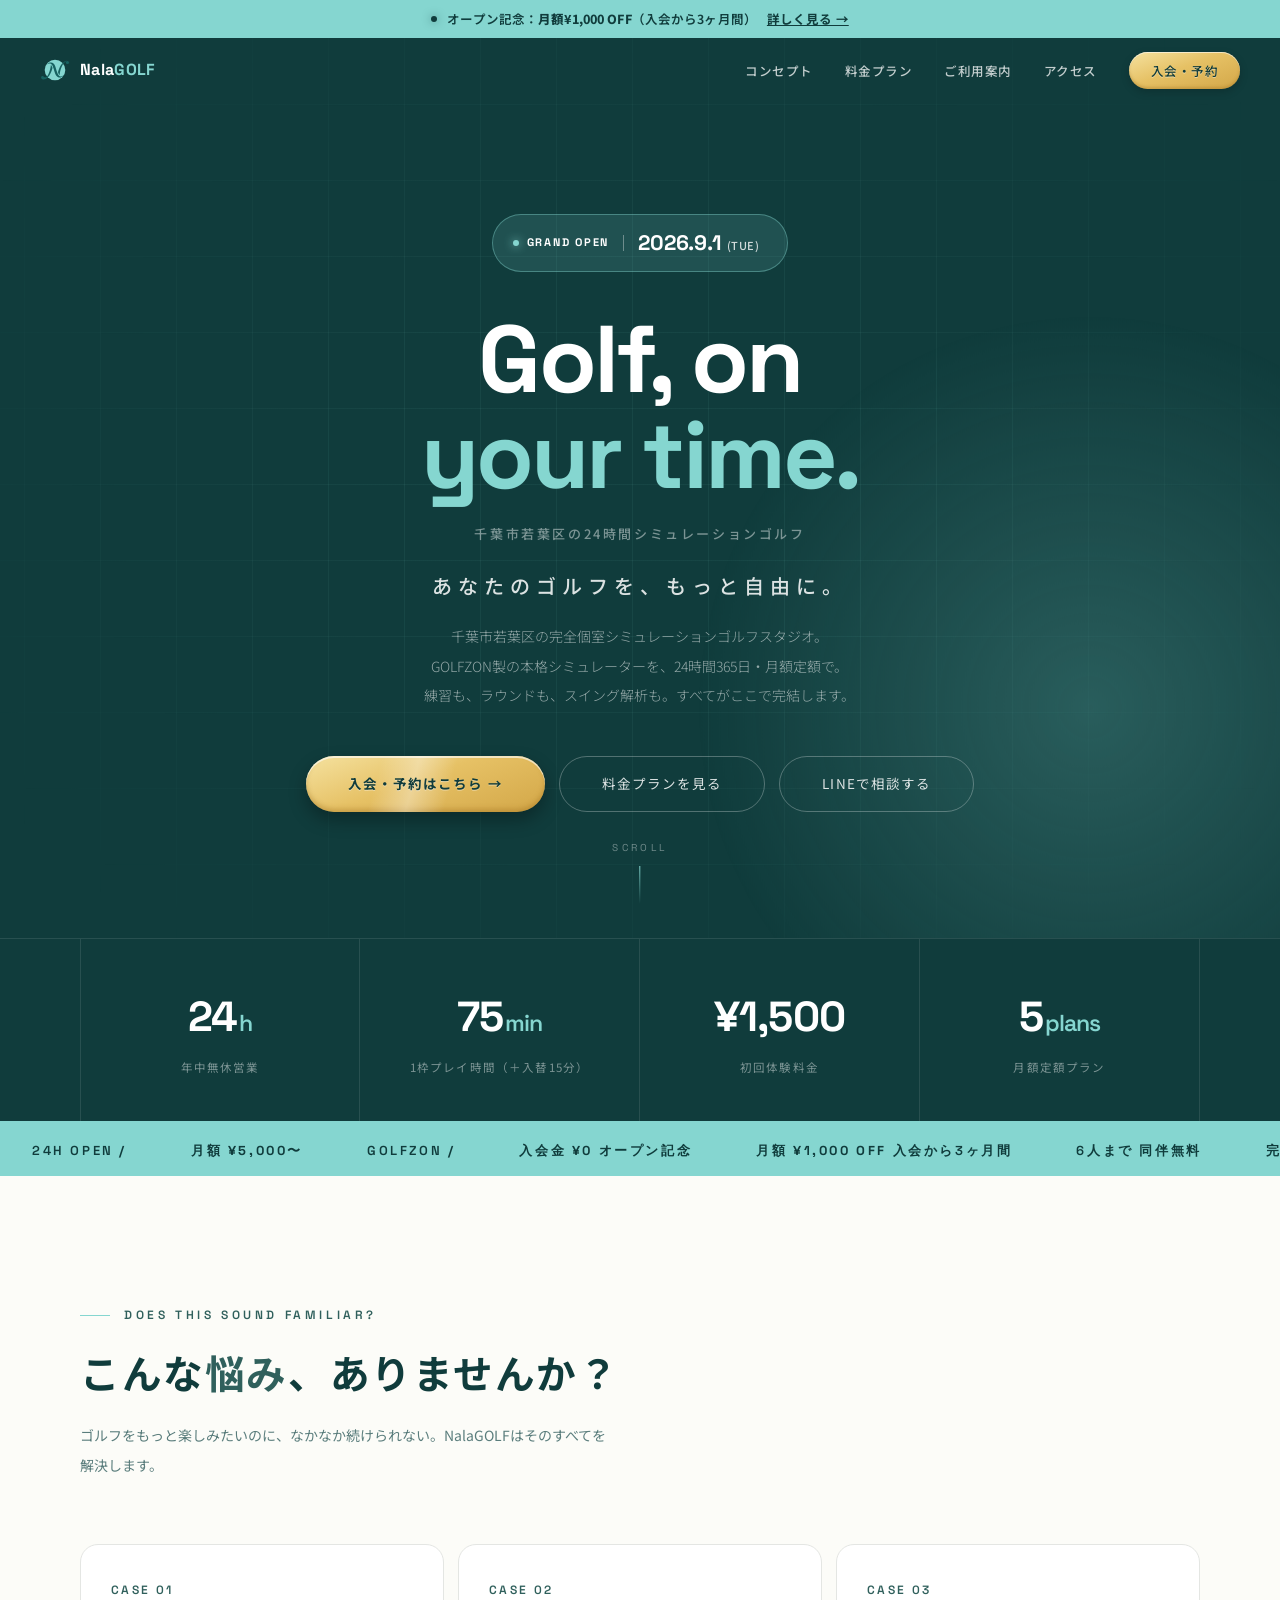
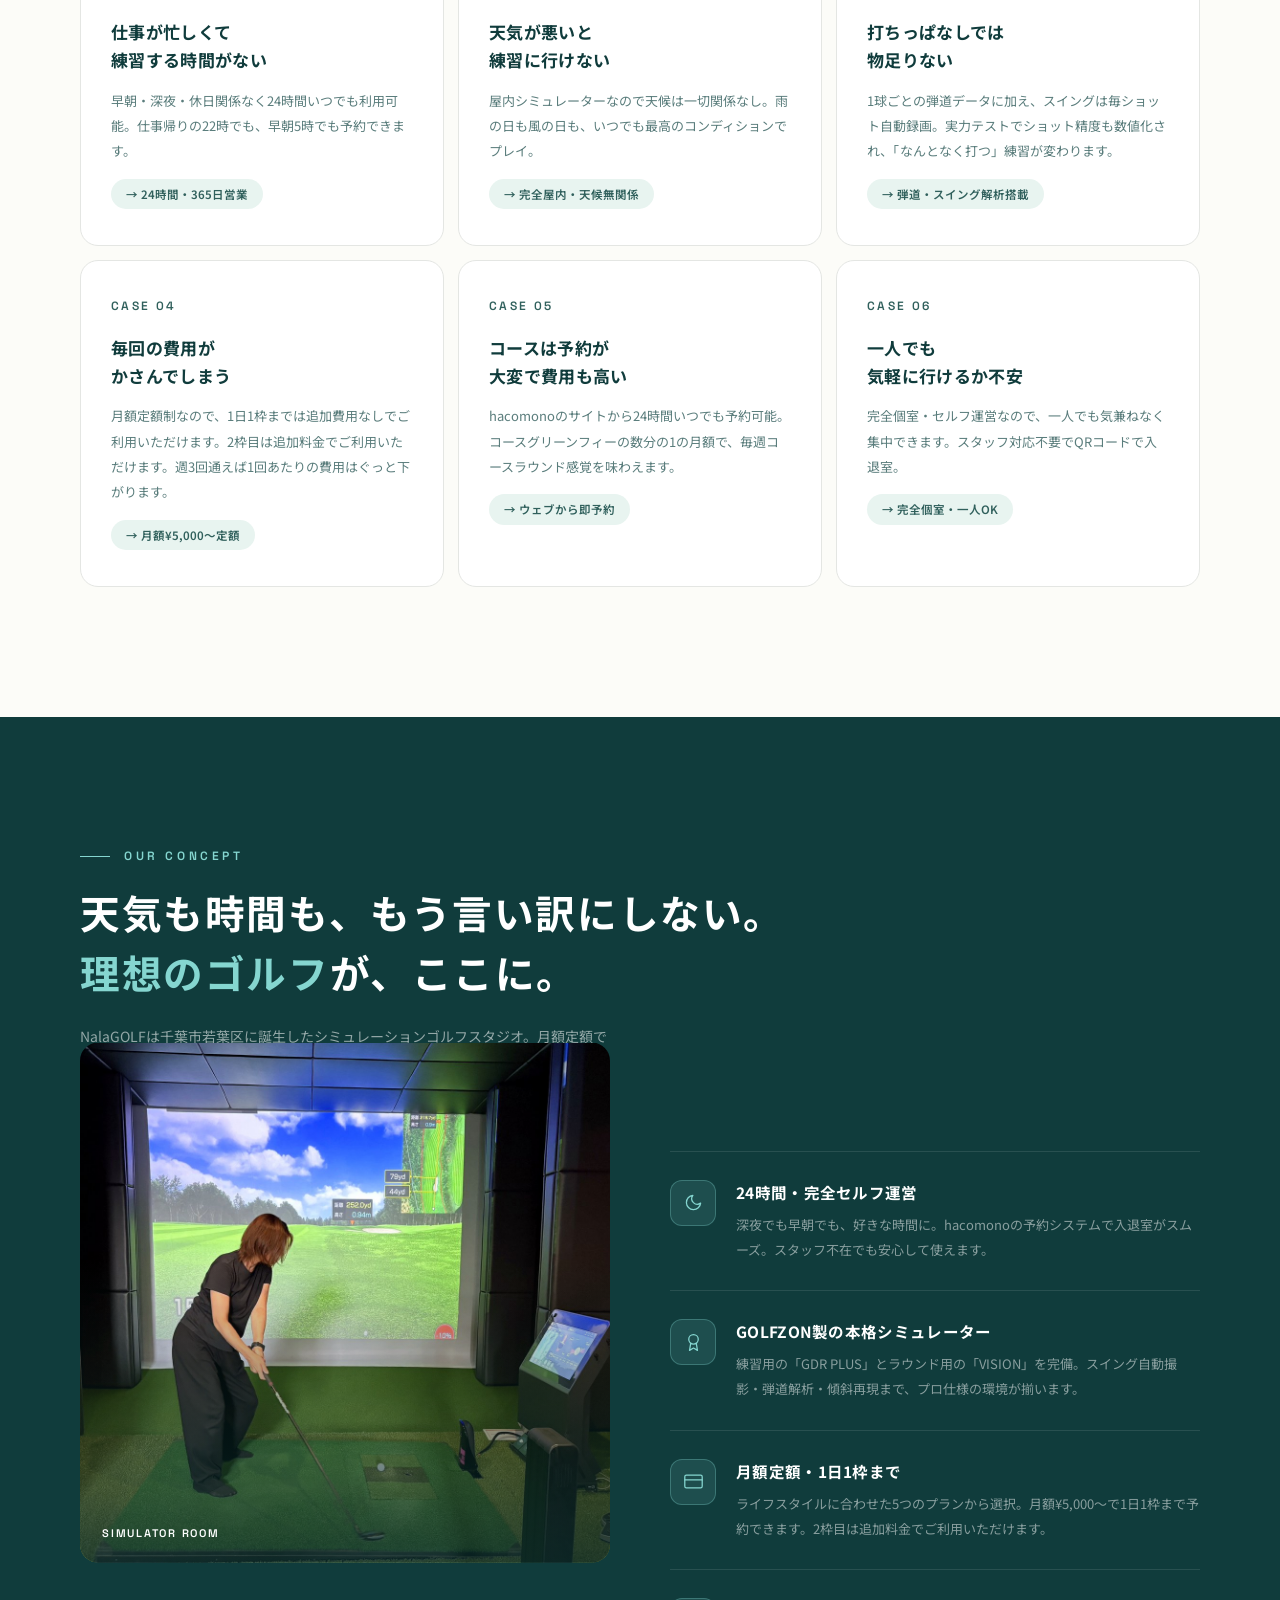
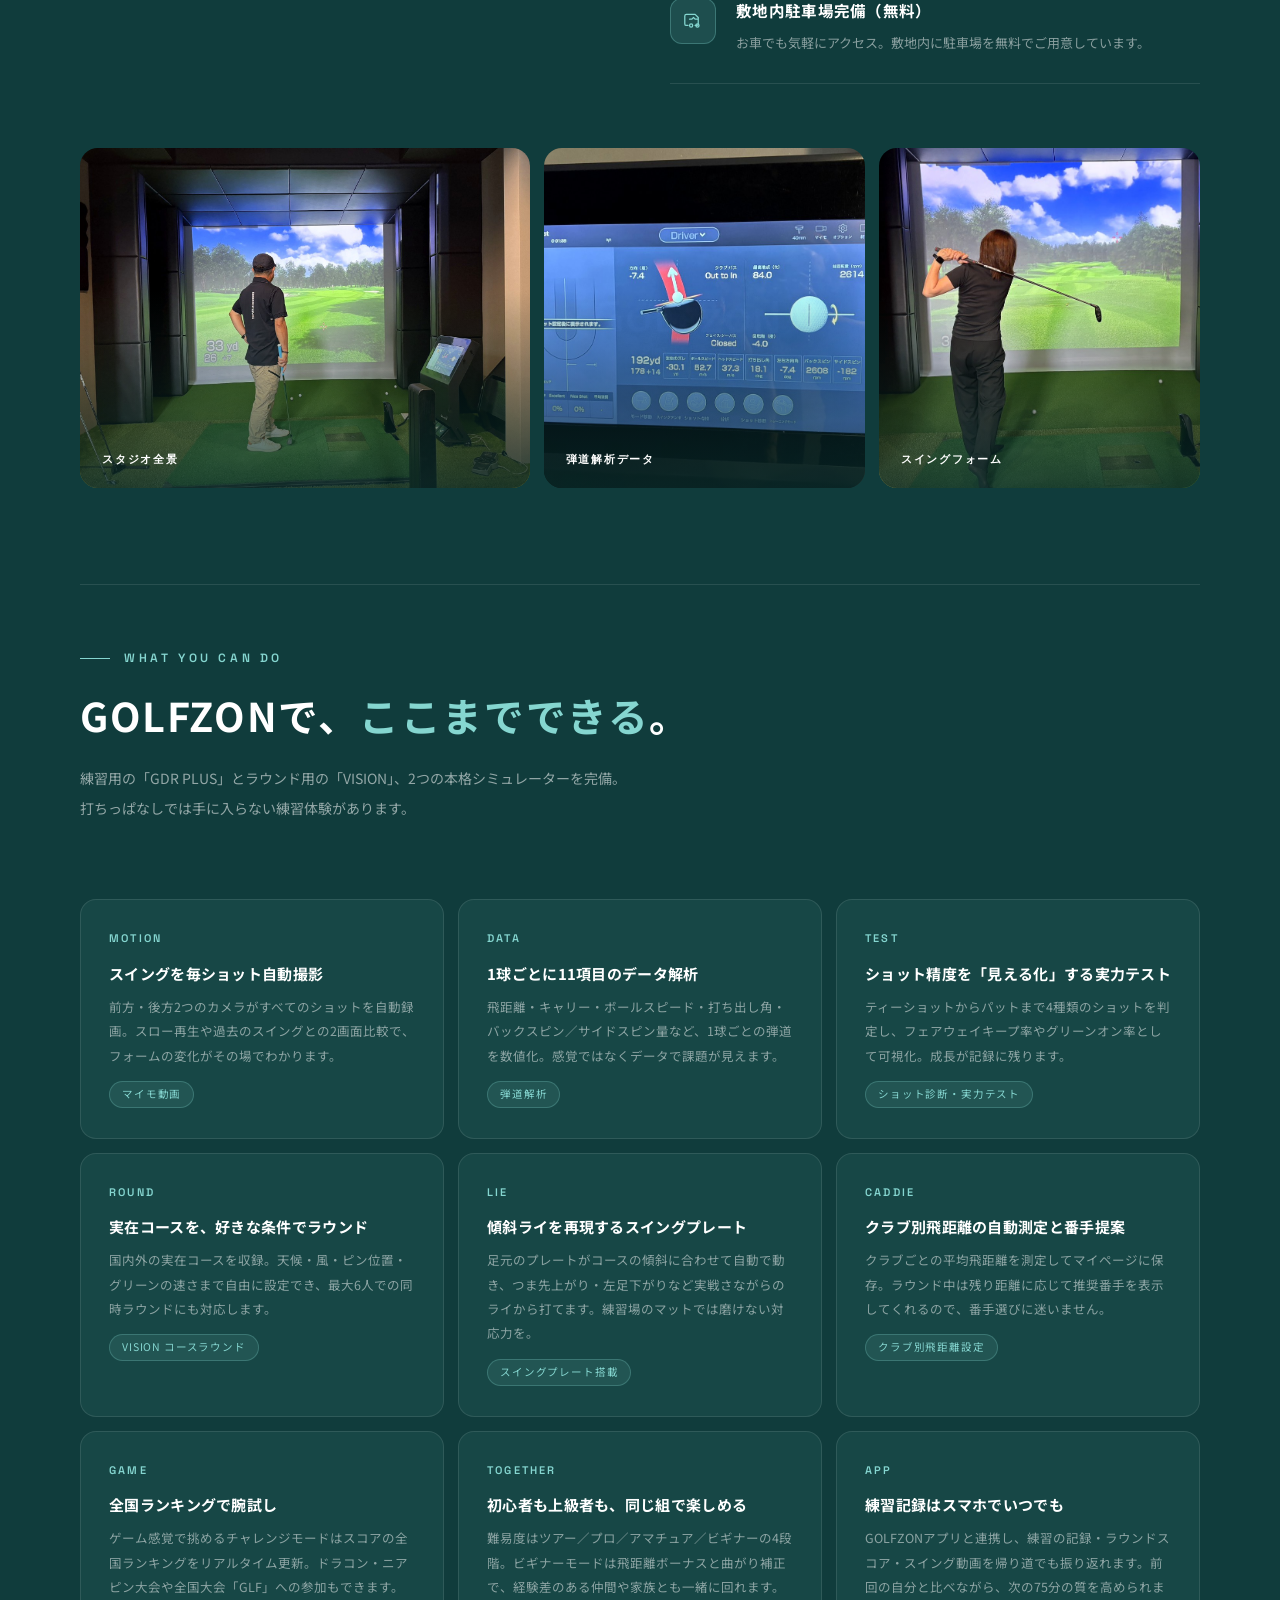
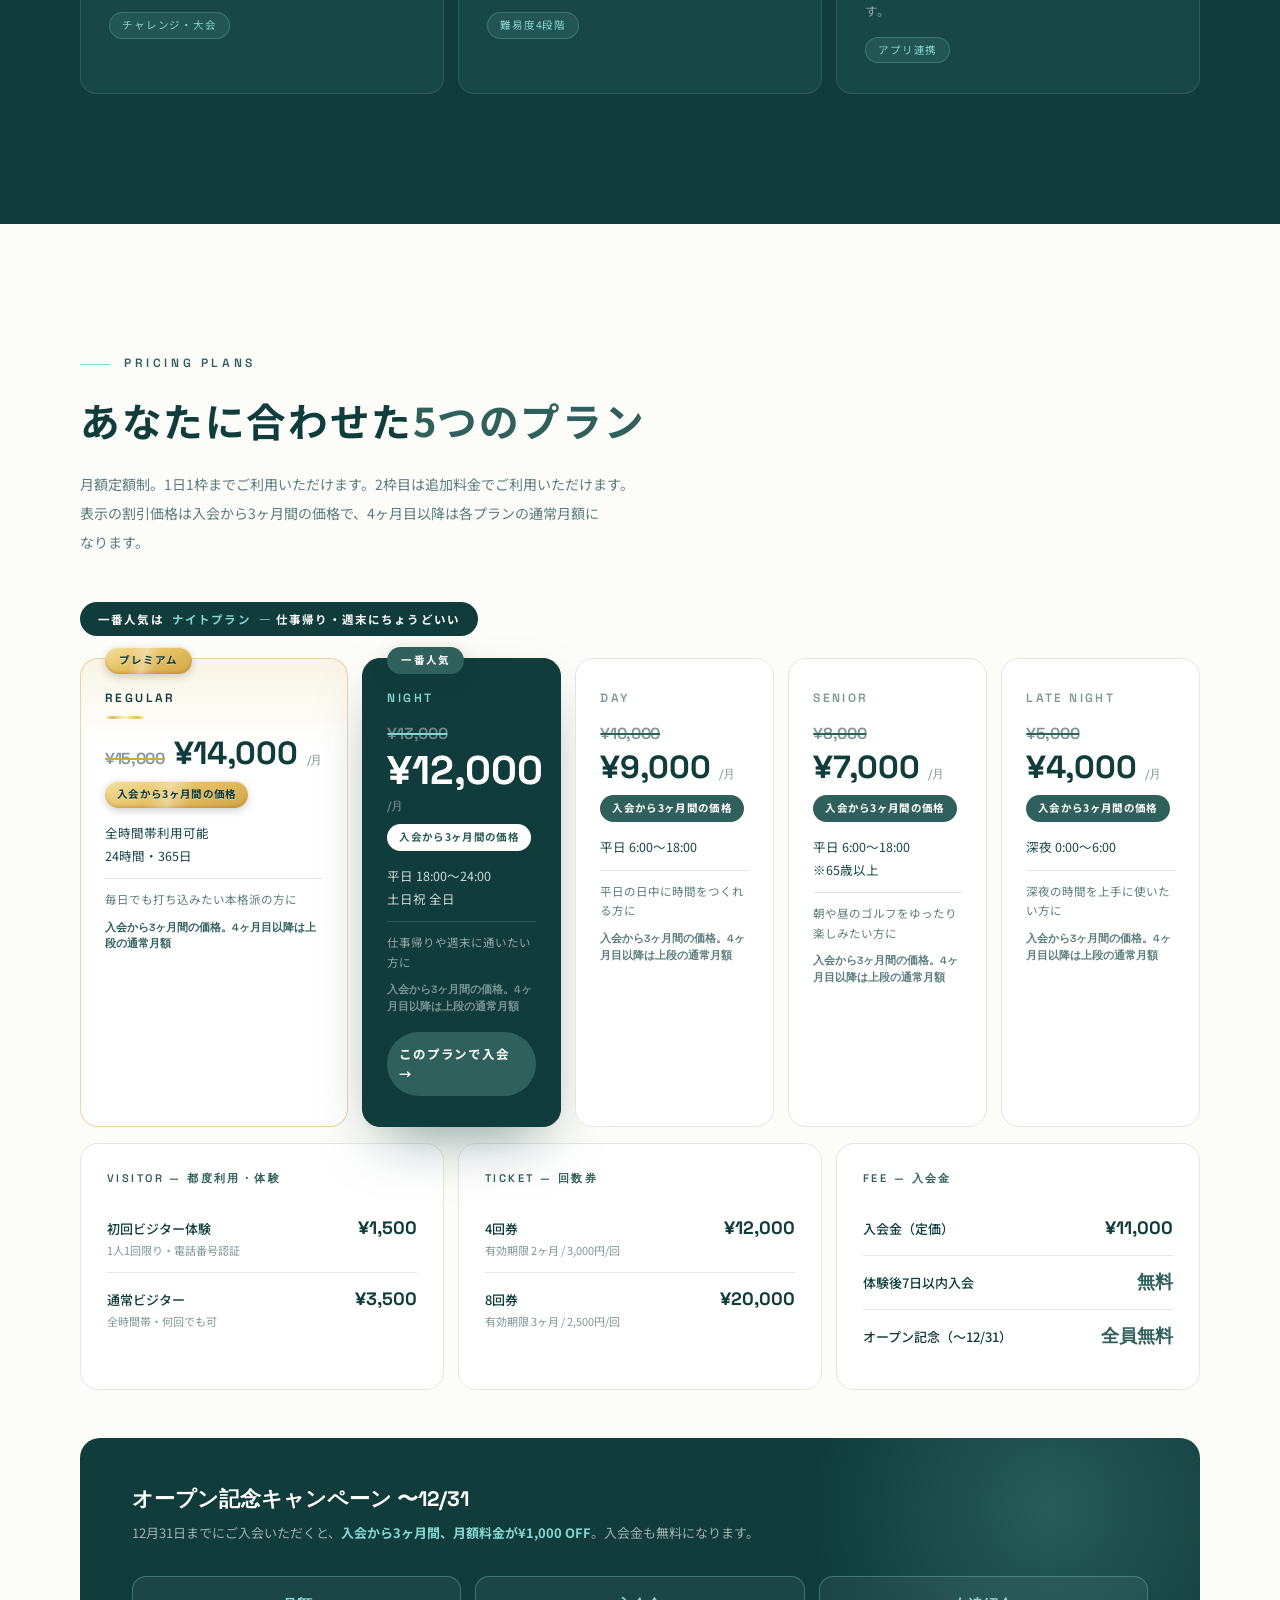
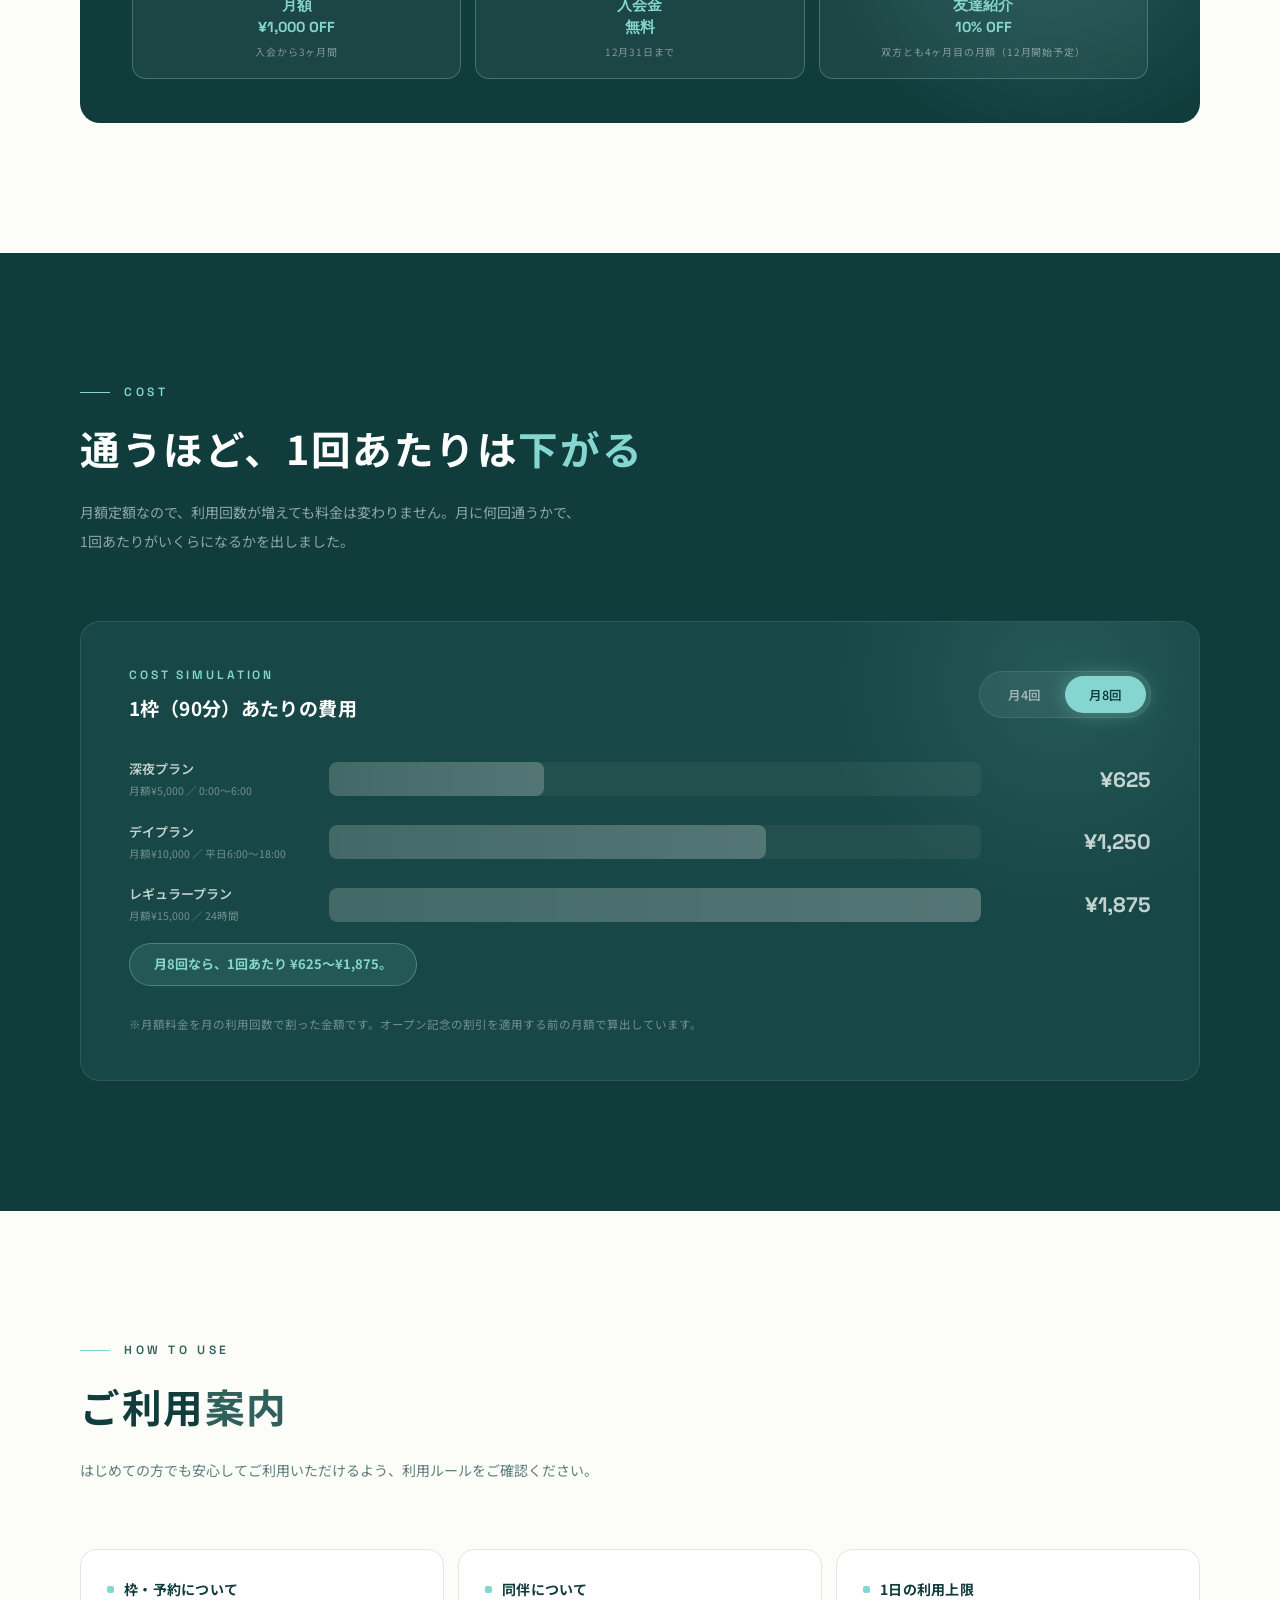
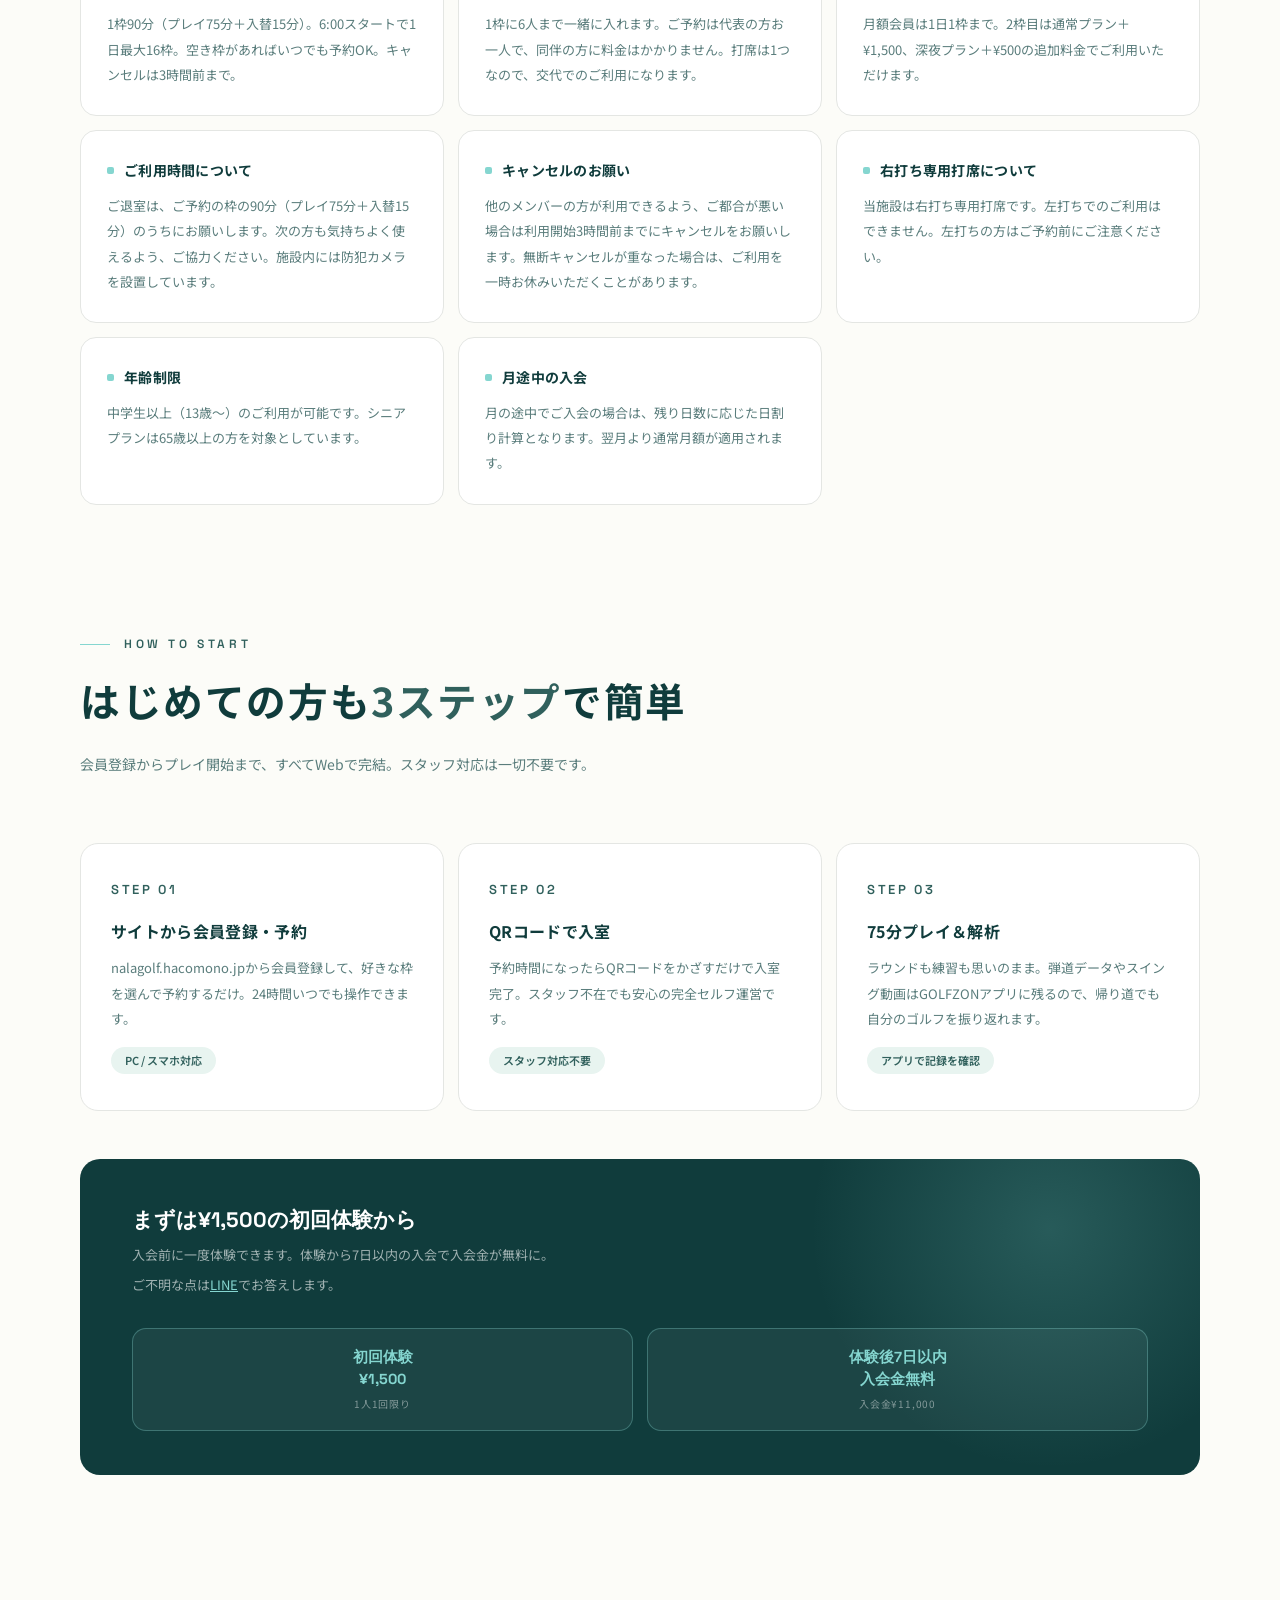
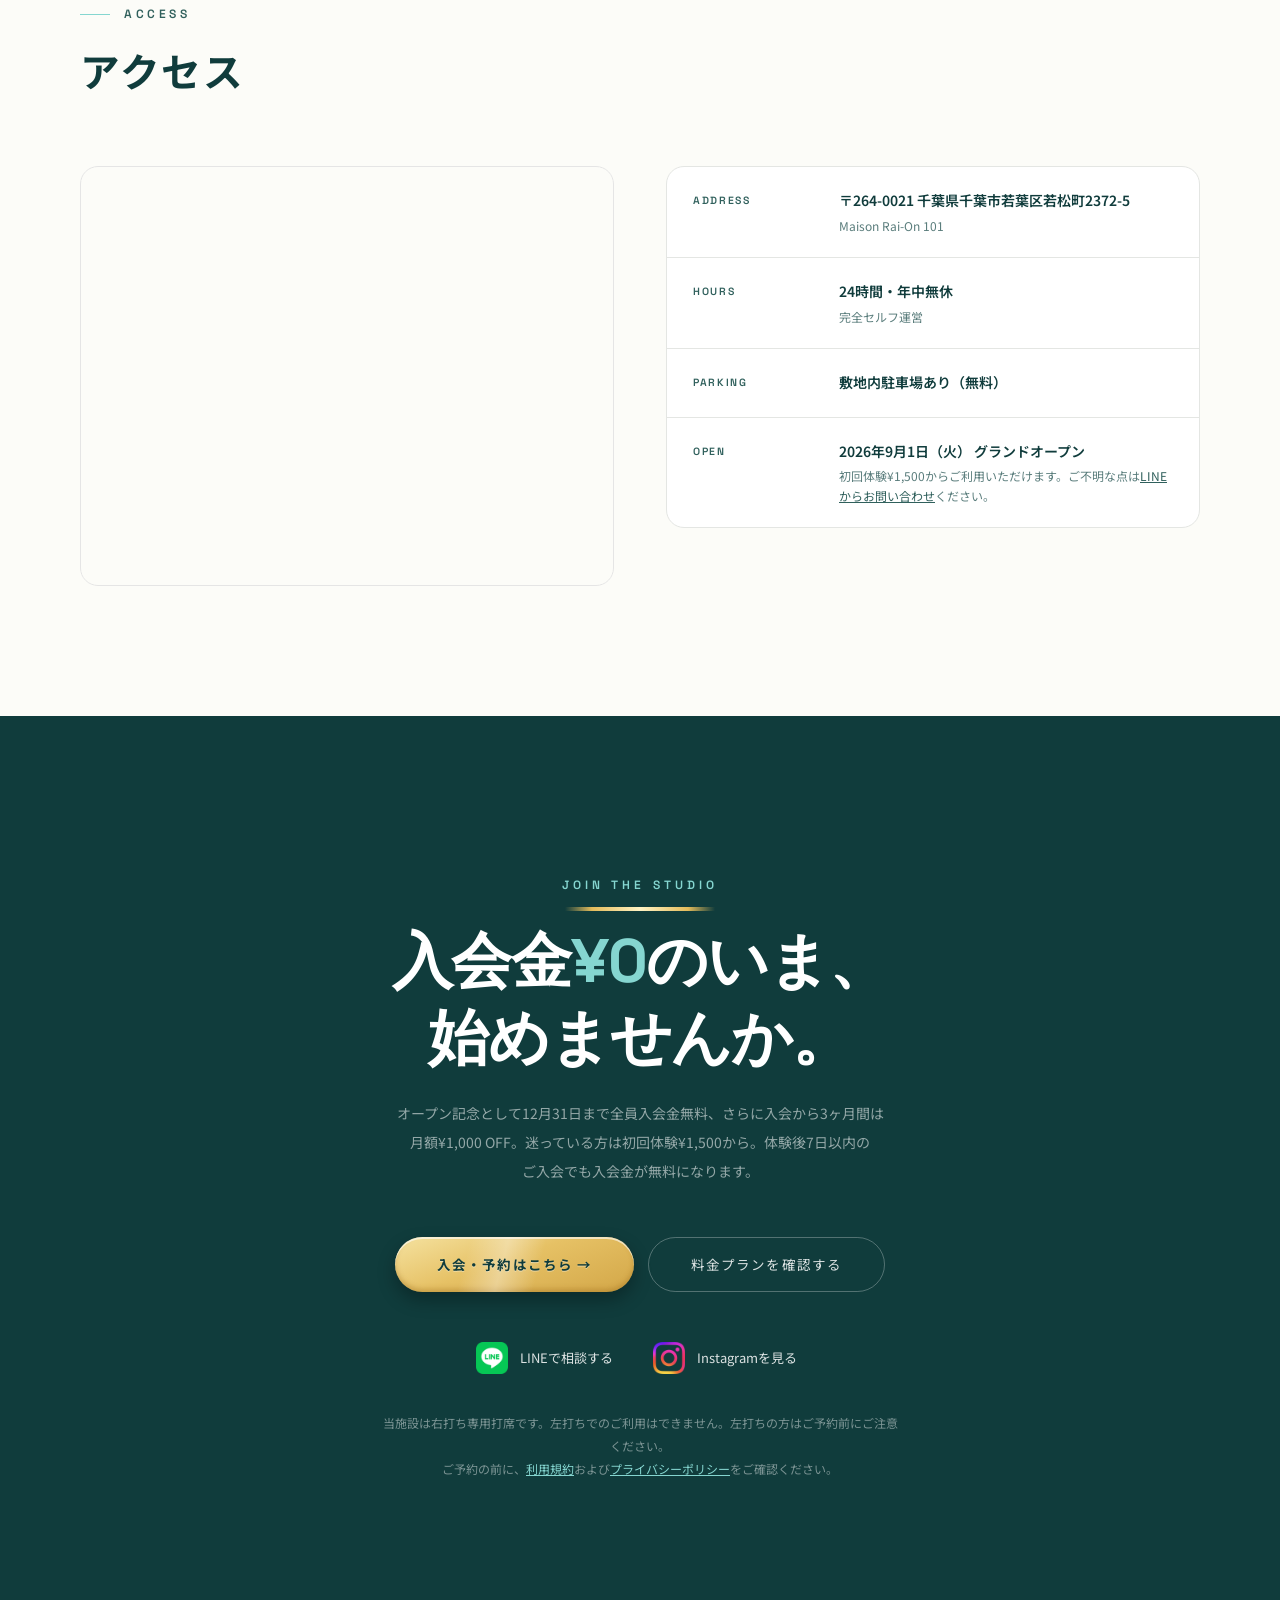
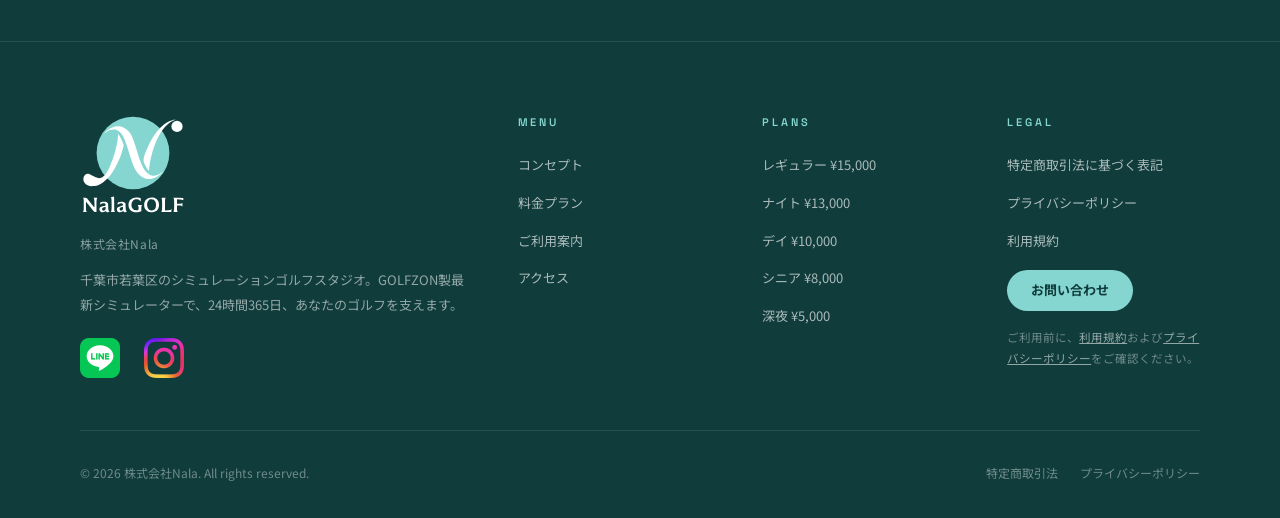
<file: index.html>
<!DOCTYPE html>
<html lang="ja">
<head>
<meta charset="UTF-8">
<meta name="viewport" content="width=device-width, initial-scale=1.0">
<title>NalaGOLF｜千葉市若葉区の24時間無人シミュレーションゴルフ</title>
<meta name="description" content="NalaGOLFは千葉市若葉区の24時間無人シミュレーションゴルフ施設です。2026年9月1日グランドオープン。初回体験1,500円、入会金無料キャンペーン実施中。GOLFZON製最新シミュレーター完備・完全個室・駐車場無料。インドアゴルフ 千葉／ゴルフシミュレーター 若葉区。">
  <link rel="icon" type="image/svg+xml" href="logo-mark.svg">
  <link rel="apple-touch-icon" href="logo-mark.svg">
  <link rel="canonical" href="https://nalagolf.jp/">
  <meta name="robots" content="index, follow">
  <meta property="og:type" content="website">
  <meta property="og:site_name" content="NalaGOLF（ナラゴルフ）">
  <meta property="og:title" content="NalaGOLF｜千葉市若葉区の24時間無人シミュレーションゴルフ">
  <meta property="og:description" content="NalaGOLFは千葉市若葉区の24時間無人シミュレーションゴルフ施設です。2026年9月1日グランドオープン。初回体験1,500円、入会金無料キャンペーン実施中。">
  <meta property="og:url" content="https://nalagolf.jp/">
  <meta property="og:image" content="https://nalagolf.jp/ogp.png">
  <meta property="og:image:width" content="1200">
  <meta property="og:image:height" content="630">
  <meta property="og:locale" content="ja_JP">
  <meta name="twitter:card" content="summary_large_image">
  <script type="application/ld+json">
  {
    "@context": "https://schema.org",
    "@type": "SportsActivityLocation",
    "name": "NalaGOLF（ナラゴルフ）",
    "description": "千葉市若葉区の24時間無人シミュレーションゴルフ施設。GOLFZON製最新シミュレーター完備、24時間365日・月額定額制。完全個室・駐車場無料。右打ち専用打席。2026年9月1日グランドオープン。",
    "url": "https://nalagolf.jp/",
    "image": "https://nalagolf.jp/ogp.png",
    "address": {
      "@type": "PostalAddress",
      "postalCode": "264-0021",
      "addressRegion": "千葉県",
      "addressLocality": "千葉市若葉区",
      "streetAddress": "若松町2372-5 Maison Rai-On 101",
      "addressCountry": "JP"
    },
    "openingHoursSpecification": {
      "@type": "OpeningHoursSpecification",
      "dayOfWeek": ["Monday","Tuesday","Wednesday","Thursday","Friday","Saturday","Sunday"],
      "opens": "00:00",
      "closes": "23:59"
    },
    "priceRange": "月額¥5,000〜¥15,000",
    "openingDate": "2026-09-01",
    "sameAs": ["https://nalagolf.hacomono.jp/home"]
  }
  </script>
<link rel="preconnect" href="https://fonts.googleapis.com">
<link rel="preconnect" href="https://fonts.gstatic.com" crossorigin>
<link href="https://fonts.googleapis.com/css2?family=Space+Grotesk:wght@400;500;600;700&family=Noto+Sans+JP:wght@300;400;500;700&display=swap" rel="stylesheet">
<style>
:root{
  /* ブランド配色（Instagram リールのルールに準拠） */
  --bg:#FCFCF8; --white:#fff; --ink:#103C3C; --ink2:#174746; --green:#30605C; --sub:#5A7D7C; --faint:#7D9897;
  --mint:#85D6D0; --mint-pale:#E8F4F0; --mint-line:rgba(133,214,208,.4);
  /* ゴールド F2（固定値）。塗りと線にだけ使い、文字色には使わない */
  --gold-fill:linear-gradient(160deg,#F5E2A0 0%,#E6C165 45%,#D3A748 100%);
  --gold-shadow:inset 0 2px 0 rgba(255,255,255,.6), inset 0 -3px 5px rgba(150,100,20,.35), 0 8px 18px rgba(0,0,0,.30);
  --gold-shadow-s:inset 0 1px 0 rgba(255,255,255,.6), inset 0 -2px 3px rgba(150,100,20,.3), 0 3px 8px rgba(0,0,0,.18);
  --gold-line:linear-gradient(90deg,transparent 0%,#E3BB5B 18%,#FFF3C4 50%,#E3BB5B 82%,transparent 100%);
  --gold-border:rgba(211,167,72,.45);
  --line:#E4E6E3; --dline:rgba(255,255,255,.1);
  --disp:'Space Grotesk',sans-serif; --jp:'Noto Sans JP',sans-serif;
}
*,*::before,*::after{box-sizing:border-box;margin:0;padding:0}
html{scroll-behavior:smooth;font-size:16px}
body{font-family:var(--jp);background:var(--bg);color:var(--ink);line-height:1.6;overflow-x:hidden}
.reveal{opacity:0;transform:translateY(30px);transition:opacity 1s cubic-bezier(.2,.65,.25,1),transform 1s cubic-bezier(.2,.65,.25,1)}
.reveal.in{opacity:1;transform:none}
.d1{transition-delay:.08s}.d2{transition-delay:.16s}.d3{transition-delay:.24s}.d4{transition-delay:.32s}.d5{transition-delay:.4s}
[data-plx]{will-change:transform}
body{padding-top:38px}

/* ゴールド塗りの共通クラス。文字は深緑、反射は静止の白い帯を1本だけ重ねる */
.gold{position:relative;isolation:isolate;background:var(--gold-fill);color:#103C3C;text-shadow:0 1px 0 rgba(255,255,255,.4)}
.gold::after{content:'';position:absolute;inset:0;border-radius:inherit;background:linear-gradient(105deg,transparent 30%,rgba(255,255,255,.34) 45%,transparent 60%);z-index:-1;pointer-events:none}

/* Promo bar — 期間限定キャンペーンの訴求 */
.promo-bar{position:fixed;top:0;left:0;right:0;z-index:310;height:38px;background:var(--mint);display:flex;align-items:center;justify-content:center;gap:10px;padding:0 16px;font-size:12.5px;font-weight:600;color:#103C3C;letter-spacing:.01em;text-align:center}
.promo-bar i{width:6px;height:6px;border-radius:50%;background:#103C3C;box-shadow:0 0 8px rgba(16,60,60,.5);animation:blink 2.4s infinite;flex-shrink:0}
.promo-bar b{font-weight:800}
.promo-bar a{color:#103C3C;text-decoration:underline;font-weight:700;white-space:nowrap;flex-shrink:0}
.promo-short{display:none}

/* Nav */
#nav{position:fixed;top:38px;left:0;right:0;z-index:200;height:64px;padding:0 40px;display:flex;align-items:center;justify-content:space-between;transition:background .4s,box-shadow .4s}
#nav.solid{background:rgba(252,252,248,.9);backdrop-filter:blur(18px);box-shadow:0 1px 0 var(--line)}
#nav.solid .logo-type,#nav.solid .nav-items a{color:var(--ink)}
.logo{display:flex;align-items:center;gap:10px;text-decoration:none}
.logo img{width:30px;height:30px}
.logo-type{font-family:var(--disp);font-size:16px;font-weight:700;letter-spacing:.02em;color:#fff;transition:color .3s}
.logo-type .hi{color:var(--mint)}
#nav.solid .logo-type .hi{color:var(--green)}
.nav-items{display:flex;align-items:center;gap:32px;list-style:none}
.nav-items a{font-size:12.5px;font-weight:500;color:rgba(255,255,255,.75);text-decoration:none;transition:color .2s;letter-spacing:.04em}
.nav-items a:hover{color:var(--mint) !important}
#nav.solid .nav-items a:hover{color:var(--green) !important}
.nav-btn{font-weight:700;padding:9px 22px;border-radius:100px;box-shadow:var(--gold-shadow-s);transition:filter .25s,box-shadow .25s !important}
/* ゴールドの上の文字は、hover や #nav.solid でも深緑のままにする */
.nav-items a.nav-btn,.nav-items a.nav-btn:hover,#nav.solid .nav-items a.nav-btn,#nav.solid .nav-items a.nav-btn:hover{color:#103C3C !important}
.nav-btn:hover{filter:brightness(1.06);box-shadow:inset 0 2px 0 rgba(255,255,255,.6), inset 0 -3px 5px rgba(150,100,20,.35), 0 8px 20px rgba(0,0,0,.32)}

/* ページ内リンクの着地位置: 固定ヘッダー（102px）に見出しが隠れないようにする */
section[id]{scroll-margin-top:110px}

/* ハンバーガーボタン（720px以下でのみ表示） */
.nav-toggle{display:none;position:relative;width:44px;height:44px;flex:none;padding:0;border:0;background:none;cursor:pointer;-webkit-tap-highlight-color:transparent}
.nav-toggle span{position:absolute;left:11px;top:21px;width:22px;height:2px;border-radius:2px;background:#fff;transition:transform .3s,background-color .3s}
.nav-toggle span:nth-child(1){transform:translateY(-8px)}
.nav-toggle span:nth-child(3){transform:translateY(8px)}
.nav-toggle:focus-visible{outline:2px solid var(--mint);outline-offset:-4px;border-radius:8px}
#nav.solid .nav-toggle span{background:var(--ink)}
/* 開いている間: ナビを --ink 背景にし、ロゴ・線を白にする（solid 状態でも） */
#nav.menu-open,#nav.solid.menu-open{background:var(--ink);backdrop-filter:none;box-shadow:none}
#nav.menu-open .logo-type,#nav.solid.menu-open .logo-type{color:#fff}
#nav.menu-open .logo-type .hi,#nav.solid.menu-open .logo-type .hi{color:var(--mint)}
#nav.menu-open .nav-toggle span,#nav.solid.menu-open .nav-toggle span{background:#fff}
/* 開いたとき3本線を × にする */
#nav.menu-open .nav-toggle span:nth-child(1){transform:translateY(0) rotate(45deg)}
#nav.menu-open .nav-toggle span:nth-child(2){transform:scaleX(0)}
#nav.menu-open .nav-toggle span:nth-child(3){transform:translateY(0) rotate(-45deg)}

/* スマホ用メニュー本体（hidden 属性で非表示。開くときは hidden を外してから .open を付ける） */
.sp-menu{position:fixed;top:102px;left:0;right:0;bottom:0;z-index:190;background:var(--ink);color:#fff;overflow-y:auto;opacity:0;transform:translateY(-8px);transition:opacity .25s,transform .25s}
.sp-menu.open{opacity:1;transform:none}
.sp-link{display:flex;align-items:center;justify-content:space-between;gap:16px;padding:20px 24px;font-size:18px;font-weight:600;color:#fff;text-decoration:none;border-bottom:1px solid rgba(255,255,255,.1)}
.sp-link small{font-size:11px;font-weight:500;letter-spacing:.2em;color:var(--mint);text-transform:uppercase}
.sp-link:focus-visible{outline:2px solid var(--mint);outline-offset:-4px}
.sp-menu .sp-cta{display:flex;justify-content:center;width:calc(100% - 48px);margin:32px 24px 0}
.sp-sns{display:flex;flex-direction:column;gap:12px;margin:20px 24px 40px}
.sp-sns a{display:flex;align-items:center;gap:12px;padding:12px 18px;font-size:13px;color:rgba(255,255,255,.85);text-decoration:none;border:1px solid rgba(255,255,255,.18);border-radius:14px;transition:background .25s,border-color .25s}
.sp-sns img{width:40px;height:40px;flex:none;display:block}
.sp-sns a:hover,.sp-sns a:active,.sp-sns a:focus-visible{background:rgba(255,255,255,.08);border-color:rgba(255,255,255,.3)}
.sp-sns a:focus-visible{outline:2px solid var(--mint);outline-offset:2px}
@media(min-width:721px){.sp-menu{display:none !important}}
@media(prefers-reduced-motion:reduce){.sp-menu,.nav-toggle span{transition:none}}

/* Hero — cinematic dark */
#hero{min-height:100vh;position:relative;display:flex;align-items:center;justify-content:center;text-align:center;background:var(--ink);overflow:hidden;color:#fff}
.hero-glow{position:absolute;width:900px;height:900px;border-radius:50%;background:radial-gradient(circle,rgba(133,214,208,.22),transparent 62%);top:58%;left:50%;transform:translate(-50%,-50%);pointer-events:none}
.hero-gridbg{position:absolute;inset:-10%;background-image:linear-gradient(rgba(133,214,208,.07) 1px,transparent 1px),linear-gradient(90deg,rgba(133,214,208,.07) 1px,transparent 1px);background-size:76px 76px;mask-image:radial-gradient(ellipse at 50% 55%,black 25%,transparent 72%)}
.hero-in{position:relative;z-index:2;padding:110px 24px 60px;max-width:1000px}
.hero-open{display:inline-flex;align-items:center;gap:14px;background:rgba(133,214,208,.14);border:1px solid var(--mint-line);border-radius:100px;padding:11px 28px 11px 20px;margin-bottom:40px;animation:fadeUp 1s .2s both}
.hero-open-eyebrow{display:inline-flex;align-items:center;gap:8px;font-family:var(--disp);font-size:11px;font-weight:700;letter-spacing:.16em;color:#fff;text-transform:uppercase}
.hero-open-eyebrow i{width:6px;height:6px;border-radius:50%;background:var(--mint);box-shadow:0 0 10px var(--mint);animation:blink 2.4s infinite}
.hero-open-sep{width:1px;height:16px;background:rgba(255,255,255,.35)}
.hero-open-date{font-family:var(--disp);font-size:21px;font-weight:700;letter-spacing:-.01em;color:#fff}
.hero-open-date small{font-family:var(--jp);font-size:11px;font-weight:500;letter-spacing:.05em;margin-left:6px;color:rgba(255,255,255,.8)}
@keyframes blink{0%,100%{opacity:1}50%{opacity:.25}}
.hero-h1{font-family:var(--disp);font-size:clamp(46px,7.4vw,104px);font-weight:700;line-height:1.02;letter-spacing:-.03em;animation:fadeUp 1.1s .35s both}
.hero-h1 em{font-style:normal;color:var(--mint);}
.hero-jp{font-size:clamp(15px,1.7vw,20px);font-weight:500;letter-spacing:.3em;margin-top:30px;color:rgba(255,255,255,.85);animation:fadeUp 1.1s .5s both}
.hero-h1 .hero-jp{display:block;font-family:var(--jp);font-size:13px;font-weight:500;letter-spacing:.2em;color:rgba(255,255,255,.45);margin-top:22px;animation:none}
.hero-lead{margin-top:20px;font-size:14px;font-weight:300;color:rgba(255,255,255,.55);line-height:2.1;animation:fadeUp 1.1s .6s both}
.hero-cta{display:flex;gap:14px;justify-content:center;margin-top:46px;flex-wrap:wrap;animation:fadeUp 1.1s .72s both}
.btn-a{display:inline-flex;align-items:center;gap:10px;font-weight:700;padding:16px 42px;font-size:13.5px;letter-spacing:.08em;text-decoration:none;border-radius:100px;box-shadow:var(--gold-shadow);transition:box-shadow .3s,transform .3s}
.btn-a:hover{box-shadow:inset 0 2px 0 rgba(255,255,255,.6), inset 0 -3px 5px rgba(150,100,20,.35), 0 14px 28px rgba(0,0,0,.4);transform:translateY(-2px)}
.btn-b{display:inline-flex;align-items:center;border:1px solid rgba(255,255,255,.28);color:rgba(255,255,255,.85);padding:16px 42px;font-size:13.5px;letter-spacing:.08em;text-decoration:none;border-radius:100px;transition:all .3s}
.btn-b:hover{border-color:var(--mint);color:var(--mint)}
.hero-scroll{position:absolute;bottom:34px;left:50%;transform:translateX(-50%);font-family:var(--disp);font-size:10px;letter-spacing:.34em;color:rgba(255,255,255,.4);z-index:2;text-transform:uppercase}
.hero-scroll::after{content:'';display:block;width:1px;height:38px;background:linear-gradient(var(--mint),transparent);margin:10px auto 0;animation:drop 1.8s infinite}
@keyframes drop{0%{transform:scaleY(0);transform-origin:top}45%{transform:scaleY(1);transform-origin:top}55%{transform:scaleY(1);transform-origin:bottom}100%{transform:scaleY(0);transform-origin:bottom}}
@keyframes fadeUp{from{opacity:0;transform:translateY(26px)}to{opacity:1;transform:none}}

/* Stats band — dark, count-up */
.band{background:var(--ink);border-top:1px solid var(--dline);padding:0 40px}
.band-in{max-width:1120px;margin:0 auto;display:grid;grid-template-columns:repeat(4,1fr)}
.bn{padding:44px 20px;text-align:center;border-right:1px solid var(--dline)}
.bn:first-child{border-left:1px solid var(--dline)}
.bn-v{font-family:var(--disp);font-size:42px;font-weight:700;letter-spacing:-.02em;color:#fff}
.bn-v em{font-style:normal;color:var(--mint);font-size:.55em;font-weight:600;margin-left:2px}
.bn-l{font-size:11.5px;color:rgba(255,255,255,.45);margin-top:8px;letter-spacing:.1em}

/* Marquee */
.mq{background:var(--mint);padding:15px 0;overflow:hidden;white-space:nowrap}
.mq-in{display:inline-block;animation:mq 30s linear infinite}
.mq-in span{font-family:var(--disp);font-size:13px;font-weight:600;letter-spacing:.2em;text-transform:uppercase;color:#103C3C;margin:0 32px}
.mq-in b{color:#103C3C;font-weight:700}
@keyframes mq{to{transform:translateX(-50%)}}

/* Sections */
.sec{padding:130px 40px;position:relative}
.wrap{max-width:1120px;margin:0 auto}
.sec-dark{background:var(--ink);color:#fff}
.eyebrow{font-family:var(--disp);font-size:12px;font-weight:600;letter-spacing:.3em;text-transform:uppercase;color:var(--green);margin-bottom:18px;display:flex;align-items:center;gap:14px}
.eyebrow::before{content:'';width:30px;height:1px;background:var(--mint)}
.sec-dark .eyebrow{color:var(--mint)}
.sec-h{font-family:var(--disp);font-size:clamp(30px,3.6vw,48px);font-weight:700;letter-spacing:-.02em;line-height:1.3}
.sec-h .jp{font-family:var(--jp);font-weight:700;letter-spacing:.04em;font-size:.86em}
.sec-h em{font-style:normal;color:var(--green)}
.sec-dark .sec-h em{color:var(--mint)}
.sec-lead{margin-top:18px;font-size:14px;color:var(--sub);line-height:2.1;max-width:560px}
.sec-dark .sec-lead{color:rgba(255,255,255,.55)}

/* Photo placeholders */
.ph{position:relative;overflow:hidden;border-radius:18px;background:linear-gradient(135deg,#0C3030,#103C3C 55%,#174746);display:flex;align-items:center;justify-content:center}
.ph::before{content:'';position:absolute;inset:0;background-image:linear-gradient(rgba(133,214,208,.07) 1px,transparent 1px),linear-gradient(90deg,rgba(133,214,208,.07) 1px,transparent 1px);background-size:34px 34px;z-index:1}
.ph-tag{position:relative;z-index:2;font-family:var(--disp);font-size:10.5px;letter-spacing:.3em;text-transform:uppercase;color:rgba(133,214,208,.6);border:1px solid rgba(133,214,208,.3);border-radius:100px;padding:8px 20px;backdrop-filter:blur(2px)}
/* Photo tiles (real photos) */
.ph.has-photo{align-items:flex-end;justify-content:flex-start}
.ph.has-photo::before{display:none}
.ph-photo{position:absolute;inset:0;width:100%;height:100%;object-fit:cover;transition:transform .6s cubic-bezier(.2,.65,.25,1)}
.ph.has-photo:hover .ph-photo{transform:scale(1.045)}
.ph-scrim{position:absolute;inset:auto 0 0 0;height:58%;background:linear-gradient(to top,rgba(8,40,40,.82),rgba(8,40,40,0));z-index:1;pointer-events:none}
.ph-cap{position:relative;z-index:2;padding:20px 22px;font-family:var(--disp);font-size:11px;font-weight:600;letter-spacing:.16em;text-transform:uppercase;color:#fff}
.gallery{display:grid;grid-template-columns:1.4fr 1fr 1fr;gap:14px;margin-top:64px}
.gallery .ph{height:340px}
.gallery .ph:first-child{grid-row:span 1}

/* Worries */
.worries{display:grid;grid-template-columns:repeat(3,1fr);gap:14px;margin-top:64px}
.worry{background:var(--white);border:1px solid var(--line);border-radius:18px;padding:36px 30px;transition:transform .4s cubic-bezier(.2,.65,.25,1),box-shadow .4s,border-color .4s}
.worry:hover{transform:translateY(-6px);border-color:var(--mint-line);box-shadow:0 24px 48px -20px rgba(133,214,208,.25)}
.worry-num{font-family:var(--disp);font-size:12px;font-weight:600;letter-spacing:.2em;color:var(--green);margin-bottom:18px}
.worry-q{font-size:17px;font-weight:700;line-height:1.65;letter-spacing:.02em;margin-bottom:13px}
.worry-a{font-size:13px;color:var(--sub);line-height:1.95}
.worry-tq{display:inline-block;margin-top:15px;font-size:11.5px;font-weight:600;color:var(--green);background:var(--mint-pale);border-radius:100px;padding:6px 15px}

/* Concept — dark */
.concept-grid{display:grid;grid-template-columns:1fr 1fr;gap:60px;margin-top:70px;align-items:center}
.concept-visual{height:520px}
.feats{display:flex;flex-direction:column;gap:0}
.feat{display:flex;gap:20px;padding:28px 0;border-bottom:1px solid var(--dline)}
.feat:first-child{border-top:1px solid var(--dline)}
.feat-ic{width:46px;height:46px;flex-shrink:0;border-radius:12px;background:rgba(133,214,208,.12);border:1px solid rgba(133,214,208,.3);display:flex;align-items:center;justify-content:center;color:var(--mint)}
.feat-title{font-size:15.5px;font-weight:700;letter-spacing:.02em;margin-bottom:7px;color:#fff}
.feat-desc{font-size:13px;color:rgba(255,255,255,.5);line-height:1.95}

/* Simulator capabilities */
.caps{display:grid;grid-template-columns:repeat(3,1fr);gap:14px;margin-top:76px}
.caps-head{margin-top:96px;padding-top:64px;border-top:1px solid var(--dline)}
.cap{background:var(--ink2);border:1px solid var(--dline);border-radius:16px;padding:30px 28px;transition:border-color .35s,transform .35s}
.cap:hover{border-color:rgba(133,214,208,.4);transform:translateY(-4px)}
.cap-no{font-family:var(--disp);font-size:11px;font-weight:600;letter-spacing:.2em;color:var(--mint);margin-bottom:14px}
.cap-t{font-size:15px;font-weight:700;letter-spacing:.02em;margin-bottom:9px;color:#fff}
.cap-d{font-size:12.5px;color:rgba(255,255,255,.5);line-height:1.95}
.cap-tag{display:inline-block;margin-top:13px;font-size:10.5px;letter-spacing:.08em;color:var(--mint);background:rgba(133,214,208,.1);border:1px solid rgba(133,214,208,.25);border-radius:100px;padding:4px 12px}

/* Pricing — light, Regular hero */
.plans-flag{display:inline-flex;align-items:center;gap:8px;background:var(--ink);color:#fff;font-size:11.5px;font-weight:700;letter-spacing:.1em;border-radius:100px;padding:8px 18px;margin-top:44px}
.plans-flag b{color:var(--mint)}
.plans-row{display:grid;grid-template-columns:1.35fr repeat(4,1fr);gap:14px;margin-top:22px}
.plan{background:var(--white);border:1px solid var(--line);border-radius:18px;padding:30px 24px;position:relative;transition:transform .4s,box-shadow .4s,border-color .4s}
.plan:hover{transform:translateY(-5px);border-color:var(--mint-line);box-shadow:0 22px 44px -18px rgba(133,214,208,.28)}
.plan.hero-plan{background:var(--ink);border-color:var(--ink);color:#fff;box-shadow:0 26px 60px -22px rgba(16,60,60,.55)}
.plan-top{font-family:var(--disp);font-size:12px;font-weight:600;letter-spacing:.2em;text-transform:uppercase;color:var(--faint);margin-bottom:18px}
.plan.hero-plan .plan-top{color:var(--mint)}
.plan-price{display:flex;align-items:baseline;gap:9px;flex-wrap:wrap;font-family:var(--disp);font-weight:700;letter-spacing:-.02em;line-height:1}
.plan-price-old{font-size:16px;font-weight:600;color:var(--faint);text-decoration:line-through;text-decoration-color:var(--green);text-decoration-thickness:2px}
.plan.hero-plan .plan-price-old{color:rgba(255,255,255,.4);text-decoration-color:var(--mint)}
.plan.premium-plan .plan-price-old{text-decoration-color:#D3A748}
.plan-price-now{font-size:32px}
.plan.hero-plan .plan-price-now{font-size:40px;color:#fff}
.plan-unit{font-size:12px;font-weight:400;color:var(--faint)}
.cp-badge{display:inline-flex;align-items:center;gap:6px;background:var(--green);color:#fff;font-size:10.5px;font-weight:700;letter-spacing:.03em;padding:5px 12px;border-radius:100px;margin-top:12px;white-space:nowrap}
.plan.hero-plan .cp-badge{background:#fff;color:var(--green)}
.plan.premium-plan .cp-badge{background:var(--gold-fill);color:#103C3C;box-shadow:var(--gold-shadow-s)}
.plan-time{font-size:12.5px;margin-top:14px;line-height:1.8;color:var(--ink2)}
.plan.hero-plan .plan-time{color:rgba(255,255,255,.8)}
.plan-who{font-size:11.5px;color:var(--sub);margin-top:11px;padding-top:11px;border-top:1px solid var(--line);line-height:1.7}
.plan.hero-plan .plan-who{border-top-color:rgba(255,255,255,.14);color:rgba(255,255,255,.55)}
.plan-cp{font-family:var(--disp);font-size:10.5px;font-weight:600;color:var(--sub);margin-top:10px}
.plan.hero-plan .plan-cp{color:rgba(255,255,255,.45)}
.plan-pip{position:absolute;top:-12px;left:24px;background:var(--green);color:#fff;font-size:10.5px;font-weight:700;letter-spacing:.1em;padding:5px 14px;border-radius:100px;white-space:nowrap;box-shadow:0 6px 16px rgba(16,60,60,.25)}
.plan-pip.premium{background:var(--gold-fill);color:#103C3C;box-shadow:var(--gold-shadow-s)}
/* Premium (Regular) card — 白背景に金の縁取りでさりげない高級感。ゴールドは枠・線・塗りだけで、文字には使わない */
.plan.premium-plan{border-color:var(--gold-border);background:linear-gradient(180deg,rgba(230,193,101,.12),var(--white) 90px)}
.plan.premium-plan:hover{border-color:var(--gold-border);box-shadow:0 22px 44px -18px rgba(211,167,72,.3)}
.plan.premium-plan .plan-top{color:var(--ink);display:flex;flex-direction:column;gap:8px}
.plan.premium-plan .plan-top::after{content:'';width:40px;height:3px;border-radius:2px;background:var(--gold-line)}
.plan.premium-plan .plan-cp{color:var(--green)}
.plan-join{display:flex;align-items:center;justify-content:center;gap:8px;margin-top:16px;background:var(--ink);color:#fff;font-weight:700;font-size:12.5px;letter-spacing:.06em;padding:12px;border-radius:100px;text-decoration:none;transition:background .25s}
.plan-join:hover{background:var(--green)}
/* 濃色の人気プランのカードでは、背景と同色にならないよう緑の塗りにする */
.plan.hero-plan .plan-join{background:var(--green)}
.plan.hero-plan .plan-join:hover{background:var(--mint);color:#103C3C}
.subs{display:grid;grid-template-columns:repeat(3,1fr);gap:14px;margin-top:16px}
.sub{background:var(--white);border:1px solid var(--line);border-radius:18px;padding:26px}
.sub-title{font-family:var(--disp);font-size:11px;font-weight:600;letter-spacing:.22em;text-transform:uppercase;color:var(--green);margin-bottom:15px}
.pr{display:flex;justify-content:space-between;align-items:baseline;gap:10px;padding:12px 0;border-bottom:1px solid var(--line);font-size:13px}
.pr:last-child{border-bottom:none}
.pr-l{font-weight:500}
.pr-n{font-size:11px;color:var(--faint);margin-top:2px}
.pr-v{font-family:var(--disp);font-size:18px;font-weight:700;white-space:nowrap}
.pr-v.hi{color:var(--green)}
.cp-block{margin-top:48px;border-radius:20px;padding:44px 52px;background:var(--ink);color:#fff;position:relative;overflow:hidden}
.cp-block::before{content:'';position:absolute;width:520px;height:520px;border-radius:50%;background:radial-gradient(circle,rgba(133,214,208,.2),transparent 65%);top:-190px;right:-110px}
.cp-h{font-family:var(--disp);font-size:21px;font-weight:700;margin-bottom:8px;position:relative}
.cp-p{font-size:13px;color:rgba(255,255,255,.6);position:relative;max-width:640px}
.cp-tags{display:grid;grid-template-columns:repeat(auto-fit,minmax(180px,1fr));gap:14px;margin-top:32px;position:relative}
.cp-tag{padding:18px 20px;border-radius:14px;background:rgba(255,255,255,.05);border:1px solid rgba(133,214,208,.32);text-align:center}
.cp-tag-v{font-family:var(--disp);font-size:14.5px;font-weight:700;color:var(--mint);line-height:1.5}
.cp-tag-l{font-size:10px;color:rgba(255,255,255,.45);margin-top:5px;letter-spacing:.08em}

/* Compare — cost simulation */
.sim{margin-top:64px;background:var(--ink2);border:1px solid var(--dline);border-radius:20px;padding:44px 48px;position:relative;overflow:hidden}
.sim::before{content:'';position:absolute;width:520px;height:520px;border-radius:50%;background:radial-gradient(circle,rgba(133,214,208,.12),transparent 65%);top:-200px;right:-120px;pointer-events:none}
.sim-head{display:flex;justify-content:space-between;align-items:center;gap:20px;flex-wrap:wrap;margin-bottom:36px;position:relative}
.sim-title{font-family:var(--disp);font-size:12px;font-weight:600;letter-spacing:.24em;text-transform:uppercase;color:var(--mint)}
.sim-title b{display:block;font-family:var(--jp);font-size:19px;font-weight:700;letter-spacing:.02em;color:#fff;margin-top:8px;text-transform:none}
.sim-tabs{display:flex;background:rgba(255,255,255,.06);border:1px solid var(--dline);border-radius:100px;padding:4px}
.sim-tab{border:none;background:transparent;color:rgba(255,255,255,.55);font-family:var(--jp);font-size:12.5px;font-weight:600;padding:9px 24px;border-radius:100px;cursor:pointer;transition:all .3s}
.sim-tab.on{background:var(--mint);color:#103C3C;box-shadow:0 0 20px rgba(133,214,208,.4)}
.sim-rows{display:flex;flex-direction:column;gap:22px;position:relative}
.sim-row{display:grid;grid-template-columns:180px 1fr 150px;gap:20px;align-items:center}
.sim-l{font-size:13px;font-weight:600;color:rgba(255,255,255,.75)}
.sim-l small{display:block;font-size:10.5px;font-weight:400;color:rgba(255,255,255,.4);margin-top:3px}
.sim-track{height:34px;background:rgba(255,255,255,.05);border-radius:8px;overflow:hidden;position:relative}
.sim-bar{height:100%;width:0;border-radius:8px;background:linear-gradient(90deg,rgba(255,255,255,.14),rgba(255,255,255,.22));transition:width 1.2s cubic-bezier(.2,.65,.25,1)}
.sim-row.hero .sim-l{color:var(--mint)}
.sim-row.hero .sim-bar{background:linear-gradient(90deg,var(--green),var(--mint));box-shadow:0 0 24px rgba(133,214,208,.45)}
.sim-v{font-family:var(--disp);font-size:21px;font-weight:700;color:rgba(255,255,255,.75);text-align:right;white-space:nowrap}
.sim-v small{display:block;font-family:var(--jp);font-size:10px;font-weight:400;color:rgba(255,255,255,.4);margin-top:2px}
.sim-row.hero .sim-v{color:var(--mint);font-size:26px;text-shadow:0 0 22px rgba(133,214,208,.4)}
.sim-note{margin-top:28px;font-size:11.5px;color:rgba(255,255,255,.4);position:relative;line-height:1.9}
.sim-punch{display:inline-flex;align-items:center;gap:10px;margin-top:18px;background:rgba(133,214,208,.12);border:1px solid rgba(133,214,208,.35);border-radius:100px;padding:10px 24px;font-size:13px;font-weight:700;color:var(--mint);position:relative}

/* Compare — table */
.compare-wrap{margin-top:20px;overflow-x:auto;border:1px solid var(--dline);border-radius:20px;background:var(--ink2)}
.compare{width:100%;border-collapse:collapse}
.compare th,.compare td{padding:17px 18px;font-size:13px;text-align:center;border-bottom:1px solid var(--dline);line-height:1.7;vertical-align:middle}
.compare thead th{font-family:var(--jp);font-size:13px;font-weight:600;letter-spacing:.04em;padding:22px 18px;border-bottom:1px solid rgba(133,214,208,.25);color:rgba(255,255,255,.75)}
.compare thead th small{display:block;font-size:10px;font-weight:400;color:rgba(255,255,255,.4);margin-top:4px}
.compare th.nala{background:linear-gradient(160deg,rgba(133,214,208,.28),rgba(133,214,208,.1));color:#fff;position:relative;font-family:var(--disp);font-size:15px;letter-spacing:.03em}
.compare th.nala::after{content:'';position:absolute;inset:0;border:1px solid rgba(133,214,208,.55);border-bottom:none;border-radius:14px 14px 0 0;pointer-events:none}
.compare td.nala{background:rgba(133,214,208,.09);font-weight:600;position:relative}
.compare td.nala::after{content:'';position:absolute;inset:0;border-left:1px solid rgba(133,214,208,.55);border-right:1px solid rgba(133,214,208,.55);pointer-events:none}
.compare tr:last-child td{border-bottom:none}
.compare tr:last-child td.nala::after{border-bottom:1px solid rgba(133,214,208,.55);border-radius:0 0 14px 14px}
.compare tbody tr{transition:background .25s}
.compare tbody tr:hover{background:rgba(255,255,255,.025)}
.compare .rl{text-align:left;color:rgba(255,255,255,.6);font-weight:400}
.cmp-o{display:inline-flex;align-items:center;justify-content:center;width:26px;height:26px;border-radius:50%;background:var(--mint);color:#103C3C;font-size:13px;font-weight:700;box-shadow:0 0 16px rgba(133,214,208,.45)}
.cmp-x{display:inline-flex;align-items:center;justify-content:center;width:26px;height:26px;border-radius:50%;background:rgba(255,255,255,.06);color:rgba(255,255,255,.3);font-size:12px}
.cmp-t{display:inline-flex;align-items:center;justify-content:center;width:26px;height:26px;border-radius:50%;background:rgba(230,193,101,.18);color:#E6C165;font-size:12px}
.cmp-v{font-family:var(--disp);font-size:15px;font-weight:700}
.cmp-v.hi{color:var(--mint)}
.cmp-n{display:block;font-size:10.5px;color:rgba(255,255,255,.4);margin-top:4px;font-weight:400}

/* Rules */
.rules{display:grid;grid-template-columns:repeat(3,1fr);gap:14px;margin-top:64px}
.rule{background:var(--white);border:1px solid var(--line);border-radius:16px;padding:28px 26px;transition:border-color .3s,transform .3s}
.rule:hover{border-color:var(--mint-line);transform:translateY(-3px)}
.rule-t{font-size:14px;font-weight:700;letter-spacing:.02em;margin-bottom:11px;display:flex;align-items:center;gap:10px}
.rule-t::before{content:'';width:7px;height:7px;border-radius:2px;background:var(--mint);flex-shrink:0}
.rule-d{font-size:13px;color:var(--sub);line-height:1.95}

/* Flow */
.flow{display:grid;grid-template-columns:repeat(3,1fr);gap:14px;margin-top:64px}
.flow-step{background:var(--white);border:1px solid var(--line);border-radius:18px;padding:36px 30px;position:relative;overflow:hidden;transition:transform .35s,box-shadow .35s}
.flow-step:hover{transform:translateY(-5px);box-shadow:0 20px 44px -18px rgba(133,214,208,.22)}
.flow-no{font-family:var(--disp);font-size:13px;font-weight:600;letter-spacing:.2em;color:var(--green);margin-bottom:18px}
.flow-title{font-size:16px;font-weight:700;letter-spacing:.02em;margin-bottom:11px}
.flow-desc{font-size:13px;color:var(--sub);line-height:1.95}
.flow-tag{display:inline-block;margin-top:15px;font-size:11px;font-weight:600;color:var(--green);background:var(--mint-pale);border-radius:100px;padding:5px 14px}

/* Access */
.access-grid{display:grid;grid-template-columns:1fr 1fr;gap:52px;margin-top:64px;align-items:start}
.map-box{height:420px;border-radius:18px;overflow:hidden;border:1px solid var(--line);filter:grayscale(1);transition:filter .4s}
.map-box:hover{filter:none}
.map-box iframe{width:100%;height:100%;border:0}
.ais{border:1px solid var(--line);border-radius:18px;overflow:hidden;background:var(--white)}
.ai{display:grid;grid-template-columns:130px 1fr;gap:16px;padding:22px 26px;border-bottom:1px solid var(--line)}
.ai:last-child{border-bottom:none}
.ai-l{font-family:var(--disp);font-size:10.5px;font-weight:600;letter-spacing:.16em;text-transform:uppercase;color:var(--green);padding-top:4px}
.ai-v{font-size:14px;font-weight:600;line-height:1.7}
.ai-n{font-size:12px;color:var(--sub);margin-top:3px;font-weight:400}

/* CTA — dark cinematic */
#cta{padding:160px 40px;text-align:center;background:var(--ink);color:#fff;position:relative;overflow:hidden}
.cta-glow{position:absolute;width:800px;height:800px;border-radius:50%;background:radial-gradient(circle,rgba(133,214,208,.2),transparent 62%);top:50%;left:50%;transform:translate(-50%,-50%)}
.cta-in{position:relative;z-index:2}
.cta-eye{font-family:var(--disp);font-size:12px;font-weight:600;letter-spacing:.34em;text-transform:uppercase;color:var(--mint);margin-bottom:12px}
/* .cta-eye の下のゴールド細線（線と余白の合計は元の下余白28pxに合わせる） */
.cta-eye::after{content:'';display:block;width:150px;height:4px;margin:12px auto 0;background:var(--gold-line)}
.cta-h{font-family:var(--disp);font-size:clamp(32px,4.8vw,62px);font-weight:700;letter-spacing:-.02em;line-height:1.25;margin-bottom:22px}
.cta-h em{font-style:normal;color:var(--mint)}
.cta-p{font-size:14px;color:rgba(255,255,255,.55);line-height:2.1;max-width:500px;margin:0 auto 50px}
/* 日本語の改行: 見出し・強調文は文節単位かつ行長を均等に、本文は文節単位のみ */
.plan{min-width:0}
.hero-h1 .hero-jp,.hero-jp,.sec-h,.cta-h,.worry-q,.plans-flag,.feat-title,.cap-t,.rule-t,.flow-title{word-break:auto-phrase;text-wrap:balance}
.hero-lead,.sec-lead,.cta-p{word-break:auto-phrase}
.cta-btns{display:flex;gap:14px;justify-content:center;flex-wrap:wrap}
/* 最下部CTAのSNSリンク（公式アイコン画像。画像には加工・フィルターを付けない） */
/* 語の途中で改行させない */
.nw{white-space:nowrap}
.cta-sns{display:flex;justify-content:center;align-items:center;gap:8px;margin-top:40px;flex-wrap:wrap}
/* PC: 普段は背景・枠なし。hover と focus-visible でピル型の薄い背景を表示する（文字色は変えない） */
.cta-sns a{display:inline-flex;align-items:center;gap:12px;min-height:44px;padding:10px 20px 10px 12px;border-radius:100px;font-size:13px;color:rgba(255,255,255,.85);text-decoration:none;transition:background .25s,border-color .25s}
.cta-sns img{width:32px;height:32px;flex:none;display:block}
.cta-sns a:hover,.cta-sns a:focus-visible{background:rgba(255,255,255,.1)}
.cta-sns a:focus-visible{outline:2px solid var(--mint);outline-offset:4px}
/* 600px以下: 2つのリンクを縦並びの枠付きにする（枠内でアイコン周囲に8px以上の余白を確保） */
@media(max-width:600px){
  .cta-sns{flex-direction:column;gap:12px}
  .cta-sns a{width:100%;max-width:320px;justify-content:flex-start;padding:12px 18px;border:1px solid rgba(255,255,255,.18);border-radius:14px}
  .cta-sns a:hover,.cta-sns a:active,.cta-sns a:focus-visible{background:rgba(255,255,255,.08);border-color:rgba(255,255,255,.3)}
  .cta-sns img{width:40px;height:40px}
}

/* Footer */
footer{background:var(--ink);border-top:1px solid var(--dline);padding:72px 40px 36px;color:#fff}
.footer-top{display:grid;grid-template-columns:2fr 1fr 1fr 1fr;gap:52px;padding-bottom:52px;margin-bottom:32px;border-bottom:1px solid var(--dline);max-width:1120px;margin-left:auto;margin-right:auto}
.f-logo{width:106px;margin-bottom:12px}
.f-corp{font-size:12px;color:rgba(255,255,255,.5);margin-bottom:14px;letter-spacing:.05em}
.f-desc{font-size:13px;color:rgba(255,255,255,.55);line-height:1.95}
/* フッター左列のSNSアイコン（公式画像を40pxでそのまま並べる） */
.f-sns{display:flex;gap:24px;margin-top:20px}
.f-sns a{display:inline-flex;transition:opacity .2s}
.f-sns img{width:40px;height:40px;display:block}
.f-sns a:hover{opacity:.85}
.f-sns a:focus-visible{outline:2px solid var(--mint);outline-offset:4px}
.f-h{font-family:var(--disp);font-size:11px;font-weight:600;letter-spacing:.26em;text-transform:uppercase;color:var(--mint);margin-bottom:20px}
.f-ul{list-style:none;display:flex;flex-direction:column;gap:12px}
.f-ul a{font-size:13px;color:rgba(255,255,255,.65);text-decoration:none;transition:color .2s}
.f-ul a:hover{color:var(--mint)}
.f-contact{display:inline-block;margin-top:6px;background:var(--mint);color:#103C3C !important;font-weight:700;padding:10px 24px;border-radius:100px;transition:background .25s}
.f-contact:hover{background:#6FC4BE}
.footer-bottom{display:flex;justify-content:space-between;font-size:12px;color:rgba(255,255,255,.4);max-width:1120px;margin:0 auto;flex-wrap:wrap;gap:12px}
.footer-bottom a{color:rgba(255,255,255,.4);text-decoration:none;margin-left:22px}
.footer-bottom a:hover{color:var(--mint)}

@media(max-width:1100px){
  .sec{padding:92px 28px}
  .band{padding:0 28px}
  .band-in{grid-template-columns:1fr 1fr}
  .bn:nth-child(2n){border-right:1px solid var(--dline)}
  .worries,.caps{grid-template-columns:1fr 1fr}
  .concept-grid,.access-grid{grid-template-columns:1fr;gap:44px}
  .concept-visual{height:380px}
  .plans-row{grid-template-columns:repeat(3,1fr)}
  .plan.hero-plan,.plan.premium-plan{grid-column:span 3}
  .subs{grid-template-columns:1fr}
  .rules,.flow{grid-template-columns:1fr 1fr}
  .gallery{grid-template-columns:1fr 1fr}
  .footer-top{grid-template-columns:1fr 1fr}
  #nav{padding:0 22px}
}
@media(max-width:900px){
  .sim{padding:30px 24px}
  .sim-row{grid-template-columns:1fr;gap:8px}
  .sim-v{text-align:left}
}
@media(max-width:720px){
  .sec{padding:70px 20px}
  /* スマホのナビ: 予約ボタンの li だけ残し、他のリンクは非表示にする */
  .nav-items li:not(:has(.nav-btn)){display:none}
  .nav-items a.nav-btn{padding:8px 16px;font-size:12px}
  /* 予約ボタンの右隣にハンバーガーを置く */
  .nav-items{margin-left:auto}
  .nav-toggle{display:block;margin-left:8px;margin-right:-11px}
  .worries,.rules,.flow,.gallery,.caps{grid-template-columns:1fr}
  .plans-row{grid-template-columns:1fr 1fr}
  .plan.hero-plan,.plan.premium-plan{grid-column:span 2}
  .footer-top{grid-template-columns:1fr}
  #cta{padding:100px 20px}
  .cp-block{padding:32px 24px}
  .cp-tags{grid-template-columns:1fr}
  .gallery .ph{height:220px}
  .promo-bar{font-size:11px;gap:6px;padding:0 10px}
  .promo-bar a{display:none}
}
@media(max-width:480px){
  .promo-long{display:none}
  .promo-short{display:inline}
  /* 料金表: 1列にして横はみ出しを防ぐ */
  .plans-row{grid-template-columns:1fr}
  .plan.hero-plan,.plan.premium-plan{grid-column:auto}
  /* 「一番人気は〜」のピルを折り返しに対応させる */
  .plans-flag{display:block;border-radius:14px;padding:10px 16px;line-height:1.7}
  /* hero-lead の手動改行は自然な折り返しに任せる */
  .hero-lead br{display:none}
  /* 小さすぎる文字を底上げ（.hero-scroll は装飾のため対象外） */
  .cp-badge,.plan-pip,.plan-cp,.cap-tag,.ai-l,.cp-tag-l{font-size:11.5px}
}
</style>
<!-- Google tag (gtag.js) -->
<script async src="https://www.googletagmanager.com/gtag/js?id=AW-18343864231"></script>
<script>
  window.dataLayer = window.dataLayer || [];
  function gtag(){dataLayer.push(arguments);}
  gtag('js', new Date());
  gtag('config', 'AW-18343864231');
</script>
</head>
<body>

<div class="promo-bar">
  <i></i>
  <span class="promo-long">オープン記念：<b>月額¥1,000 OFF</b>（入会から3ヶ月間）</span>
  <span class="promo-short">オープン記念 月額<b>¥1,000 OFF</b></span>
  <a href="#pricing">詳しく見る →</a>
</div>

<nav id="nav">
  <a href="#" class="logo">
    <img src="logo-mark.svg" alt="NalaGOLF mark">
    <span class="logo-type">Nala<span class="hi">GOLF</span></span>
  </a>
  <ul class="nav-items">
    <li><a href="#concept">コンセプト</a></li>
    <li><a href="#pricing">料金プラン</a></li>
    <li><a href="#rules">ご利用案内</a></li>
    <li><a href="#access">アクセス</a></li>
    <li><a href="https://nalagolf.hacomono.jp/home" target="_blank" rel="noopener" class="nav-btn gold">入会・予約</a></li>
  </ul>
  <!-- スマホ用メニューボタン（720px以下のみ表示） -->
  <button type="button" class="nav-toggle" aria-label="メニューを開く" aria-expanded="false" aria-controls="sp-menu"><span></span><span></span><span></span></button>
</nav>

<!-- スマホ用メニュー本体 -->
<nav id="sp-menu" class="sp-menu" aria-label="サイト内メニュー" hidden>
  <a href="#concept" class="sp-link">コンセプト<small>Concept</small></a>
  <a href="#pricing" class="sp-link">料金プラン<small>Pricing</small></a>
  <a href="#rules" class="sp-link">ご利用案内<small>Rules</small></a>
  <a href="#access" class="sp-link">アクセス<small>Access</small></a>
  <a href="https://nalagolf.hacomono.jp/home" target="_blank" rel="noopener" class="btn-a gold sp-cta">入会・予約はこちら →</a>
  <div class="sp-sns">
    <a href="https://line.me/R/ti/p/@278jyfcu" target="_blank" rel="noopener"><img src="images/sns/line-icon.png" alt="" width="40" height="40" loading="lazy" decoding="async">LINEで相談する</a>
    <a href="https://www.instagram.com/nalagolf.chiba/" target="_blank" rel="noopener"><img src="images/sns/instagram-icon.png" alt="" width="40" height="40" loading="lazy" decoding="async">Instagramを見る</a>
  </div>
</nav>

<section id="hero">
  <div class="hero-glow" data-plx="0.18"></div>
  <div class="hero-gridbg" data-plx="0.08"></div>
  <div class="hero-in">
    <div class="hero-open"><span class="hero-open-eyebrow"><i></i>GRAND OPEN</span><span class="hero-open-sep"></span><span class="hero-open-date">2026.9.1<small>(TUE)</small></span></div>
    <h1 class="hero-h1">Golf, on<br><em>your time.</em><span class="hero-jp">千葉市若葉区の24時間シミュレーションゴルフ</span></h1>
    <div class="hero-jp">あなたのゴルフを、もっと自由に。</div>
    <p class="hero-lead">千葉市若葉区の<span class="nw">完全個室</span>シミュレーションゴルフスタジオ。<br>GOLFZON製の本格シミュレーターを、24時間365日・月額定額で。<br>練習も、ラウンドも、スイング解析も。すべてがここで完結します。</p>
    <div class="hero-cta">
      <a href="https://nalagolf.hacomono.jp/home" target="_blank" rel="noopener" class="btn-a gold">入会・予約はこちら →</a>
      <a href="#pricing" class="btn-b">料金プランを見る</a>
      <a href="https://line.me/R/ti/p/@278jyfcu" target="_blank" rel="noopener" class="btn-b">LINEで相談する</a>
    </div>
  </div>
  <div class="hero-scroll">Scroll</div>
</section>

<div class="band">
  <div class="band-in">
    <div class="bn reveal"><div class="bn-v"><span data-count="24">0</span><em>h</em></div><div class="bn-l">年中無休営業</div></div>
    <div class="bn reveal d1"><div class="bn-v"><span data-count="75">0</span><em>min</em></div><div class="bn-l">1枠プレイ時間（＋入替15分）</div></div>
    <div class="bn reveal d2"><div class="bn-v">¥<span data-count="1500">0</span></div><div class="bn-l">初回体験料金</div></div>
    <div class="bn reveal d3"><div class="bn-v"><span data-count="5">0</span><em>plans</em></div><div class="bn-l">月額定額プラン</div></div>
  </div>
</div>

<div class="mq">
  <div class="mq-in">
    <span>24H OPEN <b>/</b></span><span>月額 <b>¥5,000〜</b></span><span>GOLFZON <b>/</b></span><span>入会金 <b>¥0</b> オープン記念</span><span>月額 <b>¥1,000 OFF</b> 入会から3ヶ月間</span><span>6人まで <b>同伴無料</b></span><span>完全個室 <b>/</b></span>
    <span>24H OPEN <b>/</b></span><span>月額 <b>¥5,000〜</b></span><span>GOLFZON <b>/</b></span><span>入会金 <b>¥0</b> オープン記念</span><span>月額 <b>¥1,000 OFF</b> 入会から3ヶ月間</span><span>6人まで <b>同伴無料</b></span><span>完全個室 <b>/</b></span>
  </div>
</div>

<section class="sec">
  <div class="wrap">
    <div class="reveal">
      <div class="eyebrow">Does this sound familiar?</div>
      <h2 class="sec-h"><span class="jp">こんな<em>悩み</em>、ありませんか？</span></h2>
      <p class="sec-lead">ゴルフをもっと楽しみたいのに、なかなか続けられない。NalaGOLFはそのすべてを解決します。</p>
    </div>
    <div class="worries">
      <div class="worry reveal"><div class="worry-num">CASE 01</div><div class="worry-q">仕事が忙しくて<br>練習する時間がない</div><p class="worry-a">早朝・深夜・休日関係なく24時間いつでも利用可能。仕事帰りの22時でも、早朝5時でも予約できます。</p><span class="worry-tq">→ 24時間・365日営業</span></div>
      <div class="worry reveal d1"><div class="worry-num">CASE 02</div><div class="worry-q">天気が悪いと<br>練習に行けない</div><p class="worry-a">屋内シミュレーターなので天候は一切関係なし。雨の日も風の日も、いつでも最高のコンディションでプレイ。</p><span class="worry-tq">→ 完全屋内・天候無関係</span></div>
      <div class="worry reveal d2"><div class="worry-num">CASE 03</div><div class="worry-q">打ちっぱなしでは<br>物足りない</div><p class="worry-a">1球ごとの弾道データに加え、スイングは毎ショット自動録画。実力テストでショット精度も数値化され、「なんとなく打つ」練習が変わります。</p><span class="worry-tq">→ 弾道・スイング解析搭載</span></div>
      <div class="worry reveal"><div class="worry-num">CASE 04</div><div class="worry-q">毎回の費用が<br>かさんでしまう</div><p class="worry-a">月額定額制なので、1日1枠までは追加費用なしでご利用いただけます。2枠目は追加料金でご利用いただけます。週3回通えば1回あたりの費用はぐっと下がります。</p><span class="worry-tq">→ 月額¥5,000〜定額</span></div>
      <div class="worry reveal d1"><div class="worry-num">CASE 05</div><div class="worry-q">コースは予約が<br>大変で費用も高い</div><p class="worry-a">hacomonoのサイトから24時間いつでも予約可能。コースグリーンフィーの数分の1の月額で、毎週コースラウンド感覚を味わえます。</p><span class="worry-tq">→ ウェブから即予約</span></div>
      <div class="worry reveal d2"><div class="worry-num">CASE 06</div><div class="worry-q">一人でも<br>気軽に行けるか不安</div><p class="worry-a">完全個室・セルフ運営なので、一人でも気兼ねなく集中できます。スタッフ対応不要でQRコードで入退室。</p><span class="worry-tq">→ 完全個室・一人OK</span></div>
    </div>
  </div>
</section>

<section id="concept" class="sec sec-dark">
  <div class="wrap">
    <div class="reveal">
      <div class="eyebrow">Our Concept</div>
      <h2 class="sec-h"><span class="jp">天気も時間も、もう言い訳にしない。<br><em>理想のゴルフ</em>が、ここに。</span></h2>
      <p class="sec-lead">NalaGOLFは千葉市若葉区に誕生したシミュレーションゴルフスタジオ。月額定額で24時間好きな時間に本格プレイができます。</p>
    </div>
    <div class="concept-grid">
      <div class="ph has-photo concept-visual reveal" data-plx="-0.04"><img class="ph-photo" src="images/studio-concept.jpg" alt="NalaGOLF 個室シミュレーターでアドレスするプレイヤー" loading="lazy"><div class="ph-scrim"></div><div class="ph-cap">Simulator Room</div></div>
      <div class="feats reveal d1">
        <div class="feat"><div class="feat-ic"><svg width="19" height="19" viewBox="0 0 24 24" fill="none" stroke="currentColor" stroke-width="1.6" stroke-linecap="round" stroke-linejoin="round"><path d="M21 12.79A9 9 0 1 1 11.21 3 7 7 0 0 0 21 12.79z"/></svg></div><div><div class="feat-title">24時間・完全セルフ運営</div><p class="feat-desc">深夜でも早朝でも、好きな時間に。hacomonoの予約システムで入退室がスムーズ。スタッフ不在でも安心して使えます。</p></div></div>
        <div class="feat"><div class="feat-ic"><svg width="19" height="19" viewBox="0 0 24 24" fill="none" stroke="currentColor" stroke-width="1.6" stroke-linecap="round" stroke-linejoin="round"><circle cx="12" cy="8" r="6"/><path d="M15.477 12.89 17 22l-5-3-5 3 1.523-9.11"/></svg></div><div><div class="feat-title">GOLFZON製の本格シミュレーター</div><p class="feat-desc">練習用の「GDR PLUS」とラウンド用の「VISION」を完備。スイング自動撮影・弾道解析・傾斜再現まで、プロ仕様の環境が揃います。</p></div></div>
        <div class="feat"><div class="feat-ic"><svg width="19" height="19" viewBox="0 0 24 24" fill="none" stroke="currentColor" stroke-width="1.6" stroke-linecap="round" stroke-linejoin="round"><rect x="1" y="4" width="22" height="16" rx="2" ry="2"/><line x1="1" y1="10" x2="23" y2="10"/></svg></div><div><div class="feat-title">月額定額・1日1枠まで</div><p class="feat-desc">ライフスタイルに合わせた5つのプランから選択。月額¥5,000〜で1日1枠まで予約できます。2枠目は追加料金でご利用いただけます。</p></div></div>
        <div class="feat"><div class="feat-ic"><svg width="19" height="19" viewBox="0 0 24 24" fill="none" stroke="currentColor" stroke-width="1.6" stroke-linecap="round" stroke-linejoin="round"><path d="M5 17H3a2 2 0 0 1-2-2V5a2 2 0 0 1 2-2h11l4 4v8a2 2 0 0 1-2 2h-2"/><circle cx="9" cy="17" r="2"/><circle cx="17" cy="17" r="2"/><polyline points="7 9 10 9 12 7 14 9 17 9"/></svg></div><div><div class="feat-title">敷地内駐車場完備（無料）</div><p class="feat-desc">お車でも気軽にアクセス。敷地内に駐車場を無料でご用意しています。</p></div></div>
      </div>
    </div>
    <div class="gallery">
      <div class="ph has-photo reveal"><img class="ph-photo" src="images/studio-room.jpg" alt="NalaGOLF 個室シミュレータールーム全景" loading="lazy"><div class="ph-scrim"></div><div class="ph-cap">スタジオ全景</div></div>
      <div class="ph has-photo reveal d1"><img class="ph-photo" src="images/golfzon-data.jpg" alt="GOLFZONタブレットに表示される弾道解析データ" loading="lazy"><div class="ph-scrim"></div><div class="ph-cap">弾道解析データ</div></div>
      <div class="ph has-photo reveal d2"><img class="ph-photo" src="images/swing-followthrough.jpg" alt="NalaGOLFでスイングするプレイヤーのフォロースルー" loading="lazy"><div class="ph-scrim"></div><div class="ph-cap">スイングフォーム</div></div>
    </div>

    <div class="caps-head reveal">
      <div class="eyebrow">What You Can Do</div>
      <h2 class="sec-h"><span class="jp">GOLFZONで、<em>ここまでできる</em>。</span></h2>
      <p class="sec-lead">練習用の「GDR PLUS」とラウンド用の「VISION」、2つの本格シミュレーターを完備。打ちっぱなしでは手に入らない練習体験があります。</p>
    </div>
    <div class="caps">
      <div class="cap reveal"><div class="cap-no">MOTION</div><div class="cap-t">スイングを毎ショット自動撮影</div><p class="cap-d">前方・後方2つのカメラがすべてのショットを自動録画。スロー再生や過去のスイングとの2画面比較で、フォームの変化がその場でわかります。</p><span class="cap-tag">マイモ動画</span></div>
      <div class="cap reveal d1"><div class="cap-no">DATA</div><div class="cap-t">1球ごとに11項目のデータ解析</div><p class="cap-d">飛距離・キャリー・ボールスピード・打ち出し角・バックスピン／サイドスピン量など、1球ごとの弾道を数値化。感覚ではなくデータで課題が見えます。</p><span class="cap-tag">弾道解析</span></div>
      <div class="cap reveal d2"><div class="cap-no">TEST</div><div class="cap-t">ショット精度を「見える化」する実力テスト</div><p class="cap-d">ティーショットからパットまで4種類のショットを判定し、フェアウェイキープ率やグリーンオン率として可視化。成長が記録に残ります。</p><span class="cap-tag">ショット診断・実力テスト</span></div>
      <div class="cap reveal"><div class="cap-no">ROUND</div><div class="cap-t">実在コースを、好きな条件でラウンド</div><p class="cap-d">国内外の実在コースを収録。天候・風・ピン位置・グリーンの速さまで自由に設定でき、最大6人での同時ラウンドにも対応します。</p><span class="cap-tag">VISION コースラウンド</span></div>
      <div class="cap reveal d1"><div class="cap-no">LIE</div><div class="cap-t">傾斜ライを再現するスイングプレート</div><p class="cap-d">足元のプレートがコースの傾斜に合わせて自動で動き、つま先上がり・左足下がりなど実戦さながらのライから打てます。練習場のマットでは磨けない対応力を。</p><span class="cap-tag">スイングプレート搭載</span></div>
      <div class="cap reveal d2"><div class="cap-no">CADDIE</div><div class="cap-t">クラブ別飛距離の自動測定と番手提案</div><p class="cap-d">クラブごとの平均飛距離を測定してマイページに保存。ラウンド中は残り距離に応じて推奨番手を表示してくれるので、番手選びに迷いません。</p><span class="cap-tag">クラブ別飛距離設定</span></div>
      <div class="cap reveal"><div class="cap-no">GAME</div><div class="cap-t">全国ランキングで腕試し</div><p class="cap-d">ゲーム感覚で挑めるチャレンジモードはスコアの全国ランキングをリアルタイム更新。ドラコン・ニアピン大会や全国大会「GLF」への参加もできます。</p><span class="cap-tag">チャレンジ・大会</span></div>
      <div class="cap reveal d1"><div class="cap-no">TOGETHER</div><div class="cap-t">初心者も上級者も、同じ組で楽しめる</div><p class="cap-d">難易度はツアー／プロ／アマチュア／ビギナーの4段階。ビギナーモードは飛距離ボーナスと曲がり補正で、経験差のある仲間や家族とも一緒に回れます。</p><span class="cap-tag">難易度4段階</span></div>
      <div class="cap reveal d2"><div class="cap-no">APP</div><div class="cap-t">練習記録はスマホでいつでも</div><p class="cap-d">GOLFZONアプリと連携し、練習の記録・ラウンドスコア・スイング動画を帰り道でも振り返れます。前回の自分と比べながら、次の75分の質を高められます。</p><span class="cap-tag">アプリ連携</span></div>
    </div>
  </div>
</section>

<section id="pricing" class="sec">
  <div class="wrap">
    <div class="reveal">
      <div class="eyebrow">Pricing Plans</div>
      <h2 class="sec-h"><span class="jp">あなたに合わせた<em>5つのプラン</em></span></h2>
      <p class="sec-lead">月額定額制。1日1枠までご利用いただけます。2枠目は追加料金でご利用いただけます。表示の割引価格は入会から3ヶ月間の価格で、4ヶ月目以降は各プランの通常月額になります。</p>
      <div class="plans-flag">一番人気は <b>ナイトプラン</b> — 仕事帰り・週末にちょうどいい</div>
    </div>
    <div class="plans-row">
      <div class="plan premium-plan reveal"><div class="plan-pip premium gold">プレミアム</div><div class="plan-top">Regular</div><div class="plan-price"><span class="plan-price-old">¥15,000</span><span class="plan-price-now">¥14,000</span><span class="plan-unit">/月</span></div><div class="cp-badge gold">入会から3ヶ月間の価格</div><div class="plan-time">全時間帯利用可能<br>24時間・365日</div><div class="plan-who">毎日でも打ち込みたい本格派の方に</div><div class="plan-cp">入会から3ヶ月間の価格。4ヶ月目以降は上段の通常月額</div></div>
      <div class="plan hero-plan reveal d1"><div class="plan-pip">一番人気</div><div class="plan-top">Night</div><div class="plan-price"><span class="plan-price-old">¥13,000</span><span class="plan-price-now">¥12,000</span><span class="plan-unit">/月</span></div><div class="cp-badge">入会から3ヶ月間の価格</div><div class="plan-time">平日 18:00〜24:00<br>土日祝 全日</div><div class="plan-who">仕事帰りや週末に通いたい方に</div><div class="plan-cp">入会から3ヶ月間の価格。4ヶ月目以降は上段の通常月額</div><a class="plan-join" href="https://nalagolf.hacomono.jp/home" target="_blank" rel="noopener">このプランで入会 →</a></div>
      <div class="plan reveal d2"><div class="plan-top">Day</div><div class="plan-price"><span class="plan-price-old">¥10,000</span><span class="plan-price-now">¥9,000</span><span class="plan-unit">/月</span></div><div class="cp-badge">入会から3ヶ月間の価格</div><div class="plan-time">平日 6:00〜18:00</div><div class="plan-who">平日の日中に時間をつくれる方に</div><div class="plan-cp">入会から3ヶ月間の価格。4ヶ月目以降は上段の通常月額</div></div>
      <div class="plan reveal d3"><div class="plan-top">Senior</div><div class="plan-price"><span class="plan-price-old">¥8,000</span><span class="plan-price-now">¥7,000</span><span class="plan-unit">/月</span></div><div class="cp-badge">入会から3ヶ月間の価格</div><div class="plan-time">平日 6:00〜18:00<br>※65歳以上</div><div class="plan-who">朝や昼のゴルフをゆったり楽しみたい方に</div><div class="plan-cp">入会から3ヶ月間の価格。4ヶ月目以降は上段の通常月額</div></div>
      <div class="plan reveal d4"><div class="plan-top">Late Night</div><div class="plan-price"><span class="plan-price-old">¥5,000</span><span class="plan-price-now">¥4,000</span><span class="plan-unit">/月</span></div><div class="cp-badge">入会から3ヶ月間の価格</div><div class="plan-time">深夜 0:00〜6:00</div><div class="plan-who">深夜の時間を上手に使いたい方に</div><div class="plan-cp">入会から3ヶ月間の価格。4ヶ月目以降は上段の通常月額</div></div>
    </div>
    <div class="subs">
      <div class="sub reveal">
        <div class="sub-title">Visitor — 都度利用・体験</div>
        <div class="pr"><div><div class="pr-l">初回ビジター体験</div><div class="pr-n">1人1回限り・電話番号認証</div></div><div class="pr-v">¥1,500</div></div>
        <div class="pr"><div><div class="pr-l">通常ビジター</div><div class="pr-n">全時間帯・何回でも可</div></div><div class="pr-v">¥3,500</div></div>
      </div>
      <div class="sub reveal d1">
        <div class="sub-title">Ticket — 回数券</div>
        <div class="pr"><div><div class="pr-l">4回券</div><div class="pr-n">有効期限 2ヶ月 / 3,000円/回</div></div><div class="pr-v">¥12,000</div></div>
        <div class="pr"><div><div class="pr-l">8回券</div><div class="pr-n">有効期限 3ヶ月 / 2,500円/回</div></div><div class="pr-v">¥20,000</div></div>
      </div>
      <div class="sub reveal d2">
        <div class="sub-title">Fee — 入会金</div>
        <div class="pr"><div><div class="pr-l">入会金（定価）</div></div><div class="pr-v">¥11,000</div></div>
        <div class="pr"><div><div class="pr-l">体験後7日以内入会</div></div><div class="pr-v hi">無料</div></div>
        <div class="pr"><div><div class="pr-l">オープン記念（〜12/31）</div></div><div class="pr-v hi">全員無料</div></div>
      </div>
    </div>
    <div class="cp-block reveal">
      <div>
        <div class="cp-h">オープン記念キャンペーン 〜12/31</div>
        <p class="cp-p">12月31日までにご入会いただくと、<b style="color:var(--mint)">入会から3ヶ月間、月額料金が¥1,000 OFF</b>。入会金も無料になります。</p>
      </div>
      <div class="cp-tags">
        <div class="cp-tag"><div class="cp-tag-v">月額<br>¥1,000 OFF</div><div class="cp-tag-l">入会から3ヶ月間</div></div>
        <div class="cp-tag"><div class="cp-tag-v">入会金<br>無料</div><div class="cp-tag-l">12月31日まで</div></div>
        <div class="cp-tag"><div class="cp-tag-v">友達紹介<br>10% OFF</div><div class="cp-tag-l">双方とも4ヶ月目の月額（12月開始予定）</div></div>
      </div>
    </div>
  </div>
</section>

<section class="sec sec-dark">
  <div class="wrap">
    <div class="reveal">
      <div class="eyebrow">Cost</div>
      <h2 class="sec-h"><span class="jp">通うほど、1回あたりは<em>下がる</em></span></h2>
      <p class="sec-lead">月額定額なので、利用回数が増えても料金は変わりません。月に何回通うかで、1回あたりがいくらになるかを出しました。</p>
    </div>

    <div class="sim reveal">
      <div class="sim-head">
        <div class="sim-title">Cost Simulation<b>1枠（90分）あたりの費用</b></div>
        <div class="sim-tabs">
          <button class="sim-tab" data-sim="4">月4回</button>
          <button class="sim-tab on" data-sim="8">月8回</button>
        </div>
      </div>
      <div class="sim-rows">
        <div class="sim-row">
          <div class="sim-l">深夜プラン<small>月額¥5,000 ／ 0:00〜6:00</small></div>
          <div class="sim-track"><div class="sim-bar" data-w4="33" data-w8="33"></div></div>
          <div class="sim-v" data-v4="¥1,250" data-v8="¥625">¥625</div>
        </div>
        <div class="sim-row">
          <div class="sim-l">デイプラン<small>月額¥10,000 ／ 平日6:00〜18:00</small></div>
          <div class="sim-track"><div class="sim-bar" data-w4="67" data-w8="67"></div></div>
          <div class="sim-v" data-v4="¥2,500" data-v8="¥1,250">¥1,250</div>
        </div>
        <div class="sim-row">
          <div class="sim-l">レギュラープラン<small>月額¥15,000 ／ 24時間</small></div>
          <div class="sim-track"><div class="sim-bar" data-w4="100" data-w8="100"></div></div>
          <div class="sim-v" data-v4="¥3,750" data-v8="¥1,875">¥1,875</div>
        </div>
      </div>
      <div class="sim-punch" id="sim-punch">月8回なら、1回あたり ¥625〜¥1,875。</div>
      <p class="sim-note">※月額料金を月の利用回数で割った金額です。オープン記念の割引を適用する前の月額で算出しています。</p>
    </div>

    
  </div>
</section>

<section id="rules" class="sec">
  <div class="wrap">
    <div class="reveal">
      <div class="eyebrow">How to Use</div>
      <h2 class="sec-h"><span class="jp">ご利用<em>案内</em></span></h2>
      <p class="sec-lead">はじめての方でも安心してご利用いただけるよう、利用ルールをご確認ください。</p>
    </div>
    <div class="rules">
      <div class="rule reveal"><div class="rule-t">枠・予約について</div><p class="rule-d">1枠90分（プレイ75分＋入替15分）。6:00スタートで1日最大16枠。空き枠があればいつでも予約OK。キャンセルは3時間前まで。</p></div>
      <div class="rule reveal d1"><div class="rule-t">同伴について</div><p class="rule-d">1枠に6人まで一緒に入れます。ご予約は代表の方お一人で、同伴の方に料金はかかりません。打席は1つなので、交代でのご利用になります。</p></div>
      <div class="rule reveal d1"><div class="rule-t">1日の利用上限</div><p class="rule-d">月額会員は1日1枠まで。2枠目は通常プラン＋¥1,500、深夜プラン＋¥500の追加料金でご利用いただけます。</p></div>
      <div class="rule reveal d2"><div class="rule-t">ご利用時間について</div><p class="rule-d">ご退室は、ご予約の枠の90分（プレイ75分＋入替15分）のうちにお願いします。次の方も気持ちよく使えるよう、ご協力ください。施設内には防犯カメラを設置しています。</p></div>
      <div class="rule reveal d2"><div class="rule-t">キャンセルのお願い</div><p class="rule-d">他のメンバーの方が利用できるよう、ご都合が悪い場合は利用開始3時間前までにキャンセルをお願いします。無断キャンセルが重なった場合は、ご利用を一時お休みいただくことがあります。</p></div>
      <div class="rule reveal"><div class="rule-t">右打ち専用打席について</div><p class="rule-d">当施設は右打ち専用打席です。左打ちでのご利用はできません。左打ちの方はご予約前にご注意ください。</p></div>
      <div class="rule reveal"><div class="rule-t">年齢制限</div><p class="rule-d">中学生以上（13歳〜）のご利用が可能です。シニアプランは65歳以上の方を対象としています。</p></div>
      <div class="rule reveal d1"><div class="rule-t">月途中の入会</div><p class="rule-d">月の途中でご入会の場合は、残り日数に応じた日割り計算となります。翌月より通常月額が適用されます。</p></div>
    </div>
  </div>
</section>

<section class="sec" style="padding-top:0">
  <div class="wrap">
    <div class="reveal">
      <div class="eyebrow">How to Start</div>
      <h2 class="sec-h"><span class="jp">はじめての方も<em>3ステップ</em>で簡単</span></h2>
      <p class="sec-lead">会員登録からプレイ開始まで、すべてWebで完結。スタッフ対応は一切不要です。</p>
    </div>
    <div class="flow">
      <div class="flow-step reveal"><div class="flow-no">STEP 01</div><div class="flow-title">サイトから会員登録・予約</div><p class="flow-desc">nalagolf.hacomono.jpから会員登録して、好きな枠を選んで予約するだけ。24時間いつでも操作できます。</p><span class="flow-tag">PC / スマホ対応</span></div>
      <div class="flow-step reveal d1"><div class="flow-no">STEP 02</div><div class="flow-title">QRコードで入室</div><p class="flow-desc">予約時間になったらQRコードをかざすだけで入室完了。スタッフ不在でも安心の完全セルフ運営です。</p><span class="flow-tag">スタッフ対応不要</span></div>
      <div class="flow-step reveal d2"><div class="flow-no">STEP 03</div><div class="flow-title">75分プレイ＆解析</div><p class="flow-desc">ラウンドも練習も思いのまま。弾道データやスイング動画はGOLFZONアプリに残るので、帰り道でも自分のゴルフを振り返れます。</p><span class="flow-tag">アプリで記録を確認</span></div>
    </div>
    <div class="cp-block reveal" style="margin-top:48px">
      <div>
        <div class="cp-h">まずは¥1,500の初回体験から</div>
        <p class="cp-p">入会前に一度体験できます。体験から7日以内の入会で入会金が無料に。</p>
        <p class="cp-p" style="margin-top:10px">ご不明な点は<a href="https://line.me/R/ti/p/@278jyfcu" target="_blank" rel="noopener" style="color:var(--mint);text-decoration:underline">LINE</a>でお答えします。</p>
      </div>
      <div class="cp-tags">
        <div class="cp-tag"><div class="cp-tag-v">初回体験<br>¥1,500</div><div class="cp-tag-l">1人1回限り</div></div>
        <div class="cp-tag"><div class="cp-tag-v">体験後7日以内<br>入会金無料</div><div class="cp-tag-l">入会金¥11,000</div></div>
      </div>
    </div>
  </div>
</section>

<section id="access" class="sec" style="padding-top:0">
  <div class="wrap">
    <div class="reveal">
      <div class="eyebrow">Access</div>
      <h2 class="sec-h"><span class="jp">アクセス</span></h2>
    </div>
    <div class="access-grid">
      <div class="map-box reveal">
        <iframe src="https://maps.google.com/maps?q=千葉県千葉市若葉区若松町2372-5&output=embed&z=16" allowfullscreen loading="lazy" referrerpolicy="no-referrer-when-downgrade"></iframe>
      </div>
      <div class="ais reveal d1">
        <div class="ai"><div class="ai-l">Address</div><div><div class="ai-v">〒264-0021 千葉県千葉市若葉区若松町2372-5</div><div class="ai-n">Maison Rai-On 101</div></div></div>
        <div class="ai"><div class="ai-l">Hours</div><div><div class="ai-v">24時間・年中無休</div><div class="ai-n">完全セルフ運営</div></div></div>
        <div class="ai"><div class="ai-l">Parking</div><div><div class="ai-v">敷地内駐車場あり（無料）</div></div></div>
        <div class="ai"><div class="ai-l">Open</div><div><div class="ai-v">2026年9月1日（火） グランドオープン</div><div class="ai-n">初回体験¥1,500からご利用いただけます。ご不明な点は<a href="https://line.me/R/ti/p/@278jyfcu" target="_blank" rel="noopener" style="color:var(--green);text-decoration:underline">LINEからお問い合わせ</a>ください。</div></div></div>
      </div>
    </div>
  </div>
</section>

<section id="cta">
  <div class="cta-glow" data-plx="0.12"></div>
  <div class="cta-in">
    <div class="cta-eye reveal">Join the Studio</div>
    <h2 class="cta-h reveal d1">入会金<em>¥0</em>のいま、<br>始めませんか。</h2>
    <p class="cta-p reveal d2">オープン記念として12月31日まで全員入会金無料、さらに入会から3ヶ月間は月額¥1,000 OFF。迷っている方は初回体験¥1,500から。体験後7日以内のご入会でも入会金が無料になります。</p>
    <div class="cta-btns reveal d3">
      <a href="https://nalagolf.hacomono.jp/home" target="_blank" rel="noopener" class="btn-a gold">入会・予約はこちら →</a>
      <a href="#pricing" class="btn-b">料金プランを確認する</a>
    </div>
    <!-- 補助導線: LINE / Instagram（ボタンより控えめなアイコン付きリンク） -->
    <div class="cta-sns reveal d3">
      <a href="https://line.me/R/ti/p/@278jyfcu" target="_blank" rel="noopener"><img src="images/sns/line-icon.png" alt="" width="40" height="40" loading="lazy" decoding="async">LINEで相談する</a>
      <a href="https://www.instagram.com/nalagolf.chiba/" target="_blank" rel="noopener"><img src="images/sns/instagram-icon.png" alt="" width="40" height="40" loading="lazy" decoding="async">Instagramを見る</a>
    </div>
    <p class="reveal d3" style="margin-top:28px;font-size:12px;color:rgba(255,255,255,.45);line-height:1.9;max-width:520px;margin-left:auto;margin-right:auto">
      当施設は右打ち専用打席です。左打ちでのご利用はできません。左打ちの方はご予約前にご注意ください。<br>
      ご予約の前に、<a href="/riyokiyaku.html" style="color:var(--mint);text-decoration:underline">利用規約</a>および<a href="/privacy.html" style="color:var(--mint);text-decoration:underline">プライバシーポリシー</a>をご確認ください。
    </p>
  </div>
</section>

<footer>
  <div class="footer-top">
    <div>
      <img src="logo-white.svg" class="f-logo" alt="NalaGOLF">
      <div class="f-corp">株式会社Nala</div>
      <p class="f-desc">千葉市若葉区のシミュレーションゴルフスタジオ。GOLFZON製最新シミュレーターで、24時間365日、あなたのゴルフを支えます。</p>
      <!-- フッターのSNS導線（アイコンのみ。aria-label で読み上げ名を付与） -->
      <div class="f-sns">
        <a href="https://line.me/R/ti/p/@278jyfcu" target="_blank" rel="noopener" aria-label="LINEで相談する"><img src="images/sns/line-icon.png" alt="" width="40" height="40" loading="lazy" decoding="async"></a>
        <a href="https://www.instagram.com/nalagolf.chiba/" target="_blank" rel="noopener" aria-label="Instagramを見る"><img src="images/sns/instagram-icon.png" alt="" width="40" height="40" loading="lazy" decoding="async"></a>
      </div>
    </div>
    <div>
      <div class="f-h">Menu</div>
      <ul class="f-ul">
        <li><a href="#concept">コンセプト</a></li>
        <li><a href="#pricing">料金プラン</a></li>
        <li><a href="#rules">ご利用案内</a></li>
        <li><a href="#access">アクセス</a></li>
      </ul>
    </div>
    <div>
      <div class="f-h">Plans</div>
      <ul class="f-ul">
        <li><a href="#pricing">レギュラー ¥15,000</a></li>
        <li><a href="#pricing">ナイト ¥13,000</a></li>
        <li><a href="#pricing">デイ ¥10,000</a></li>
        <li><a href="#pricing">シニア ¥8,000</a></li>
        <li><a href="#pricing">深夜 ¥5,000</a></li>
      </ul>
    </div>
    <div>
      <div class="f-h">Legal</div>
      <ul class="f-ul">
        <li><a href="/tokushoho.html">特定商取引法に基づく表記</a></li>
        <li><a href="/privacy.html">プライバシーポリシー</a></li>
        <li><a href="/riyokiyaku.html">利用規約</a></li>
        <li><a href="https://docs.google.com/forms/d/e/1FAIpQLSc6JMABwRBjXcDupIHNrliCkTX77Rjm2hipE7LkFuY8euMJ_w/viewform?usp=header" target="_blank" rel="noopener" class="f-contact">お問い合わせ</a></li>
      </ul>
      <p style="margin-top:16px;font-size:11.5px;color:rgba(255,255,255,.4);line-height:1.8">ご利用前に、<a href="/riyokiyaku.html" style="color:rgba(255,255,255,.55)">利用規約</a>および<a href="/privacy.html" style="color:rgba(255,255,255,.55)">プライバシーポリシー</a>をご確認ください。</p>
    </div>
  </div>
  <div class="footer-bottom">
    <span>© 2026 株式会社Nala. All rights reserved.</span>
    <div><a href="/tokushoho.html">特定商取引法</a><a href="/privacy.html">プライバシーポリシー</a></div>
  </div>
</footer>

<script>
const nav=document.getElementById('nav');
addEventListener('scroll',()=>{nav.classList.toggle('solid',scrollY>innerHeight-90)},{passive:true});
/* スマホ用ハンバーガーメニューの開閉 */
const spToggle=document.querySelector('.nav-toggle');
const spMenu=document.getElementById('sp-menu');
const spMq=matchMedia('(min-width:721px)');
function setSpMenu(open,returnFocus){
  if(open===!spMenu.hidden)return;
  spToggle.setAttribute('aria-expanded',String(open));
  spToggle.setAttribute('aria-label',open?'メニューを閉じる':'メニューを開く');
  nav.classList.toggle('menu-open',open);
  document.body.style.overflow=open?'hidden':'';
  if(open){
    spMenu.hidden=false;
    void spMenu.offsetWidth; // hidden を外した直後に再描画させ、トランジションを発火させる
    spMenu.classList.add('open');
    const first=spMenu.querySelector('a');
    if(first)first.focus({preventScroll:true});
  }else{
    spMenu.classList.remove('open');
    spMenu.hidden=true;
    if(returnFocus)spToggle.focus();
  }
}
spToggle.addEventListener('click',()=>setSpMenu(spMenu.hidden));
/* メニュー内のリンクをタップしたら閉じる（遷移はそのまま行う） */
spMenu.addEventListener('click',e=>{if(e.target.closest('a'))setSpMenu(false)});
/* Esc で閉じてボタンにフォーカスを戻す */
addEventListener('keydown',e=>{if(e.key==='Escape'&&!spMenu.hidden)setSpMenu(false,true)});
/* 721px以上になったら閉じる */
spMq.addEventListener('change',e=>{if(e.matches)setSpMenu(false)});
/* reveal */
const io=new IntersectionObserver(es=>{es.forEach(e=>{if(e.isIntersecting){e.target.classList.add('in');io.unobserve(e.target)}})},{threshold:.12});
document.querySelectorAll('.reveal').forEach(el=>io.observe(el));
/* count-up */
const cio=new IntersectionObserver(es=>{es.forEach(e=>{if(!e.isIntersecting)return;const el=e.target,t=+el.dataset.count,s=performance.now(),d=1400;
const tick=n=>{const p=Math.min((n-s)/d,1),ease=1-Math.pow(1-p,3);el.textContent=Math.round(ease*t).toLocaleString();if(p<1)requestAnimationFrame(tick)};
requestAnimationFrame(tick);cio.unobserve(el)})},{threshold:.5});
document.querySelectorAll('[data-count]').forEach(el=>cio.observe(el));
/* cost simulation */
const simEl=document.querySelector('.sim');
if(simEl){
  const bars=[...simEl.querySelectorAll('.sim-bar')];
  const vals=[...simEl.querySelectorAll('.sim-v')];
  const punch=document.getElementById('sim-punch');
  let mode='8';
  const apply=()=>{
    bars.forEach(b=>{b.style.width=b.dataset['w'+mode]+'%'});
    vals.forEach(v=>{
      const t=v.dataset['v'+mode];
      if(v.querySelector('span')){v.querySelector('span').textContent=t}
      else{v.textContent=t}
    });
    punch.textContent = mode==='8'
      ? '月8回なら、1回あたり ¥625〜¥1,875。'
      : '月4回なら、1回あたり ¥1,250〜¥3,750。';
  };
  simEl.querySelectorAll('.sim-tab').forEach(btn=>{
    btn.addEventListener('click',()=>{
      simEl.querySelectorAll('.sim-tab').forEach(b=>b.classList.remove('on'));
      btn.classList.add('on');
      mode=btn.dataset.sim;
      bars.forEach(b=>b.style.width='0');
      setTimeout(apply,80);
    });
  });
  const sio=new IntersectionObserver(es=>{es.forEach(e=>{if(e.isIntersecting){setTimeout(apply,250);sio.unobserve(e.target)}})},{threshold:.35});
  sio.observe(simEl);
}
/* parallax */
const plx=[...document.querySelectorAll('[data-plx]')];
let tickQ=false;
addEventListener('scroll',()=>{if(tickQ)return;tickQ=true;requestAnimationFrame(()=>{
  plx.forEach(el=>{const r=el.getBoundingClientRect();const c=(r.top+r.height/2-innerHeight/2);el.style.transform='translateY('+(c*+el.dataset.plx)+'px)'});
  tickQ=false})},{passive:true});
</script>
<script>
// hacomonoへのリンククリックをコンバージョンとして計測
document.addEventListener('DOMContentLoaded', function () {
  document.querySelectorAll('a[href*="hacomono.jp"]').forEach(function (el) {
    el.addEventListener('click', function (e) {
      var url = el.href;
      var target = el.target;
      var callbackFired = false;

      // 別タブで開く場合は遷移をブロックしない
      if (target === '_blank') {
        gtag('event', 'conversion', {
          'send_to': 'AW-18343864231/QLMaCJ_1oNgcEKfPhKtE'
        });
        return;
      }

      // 同じタブで遷移する場合は、送信完了を待ってから遷移
      e.preventDefault();
      var go = function () {
        if (callbackFired) return;
        callbackFired = true;
        window.location = url;
      };
      gtag('event', 'conversion', {
        'send_to': 'AW-18343864231/QLMaCJ_1oNgcEKfPhKtE',
        'event_callback': go
      });
      // 送信が詰まっても1秒で必ず遷移させる（取りこぼし防止）
      setTimeout(go, 1000);
    });
  });
});
</script>
</body>
</html>
</file>
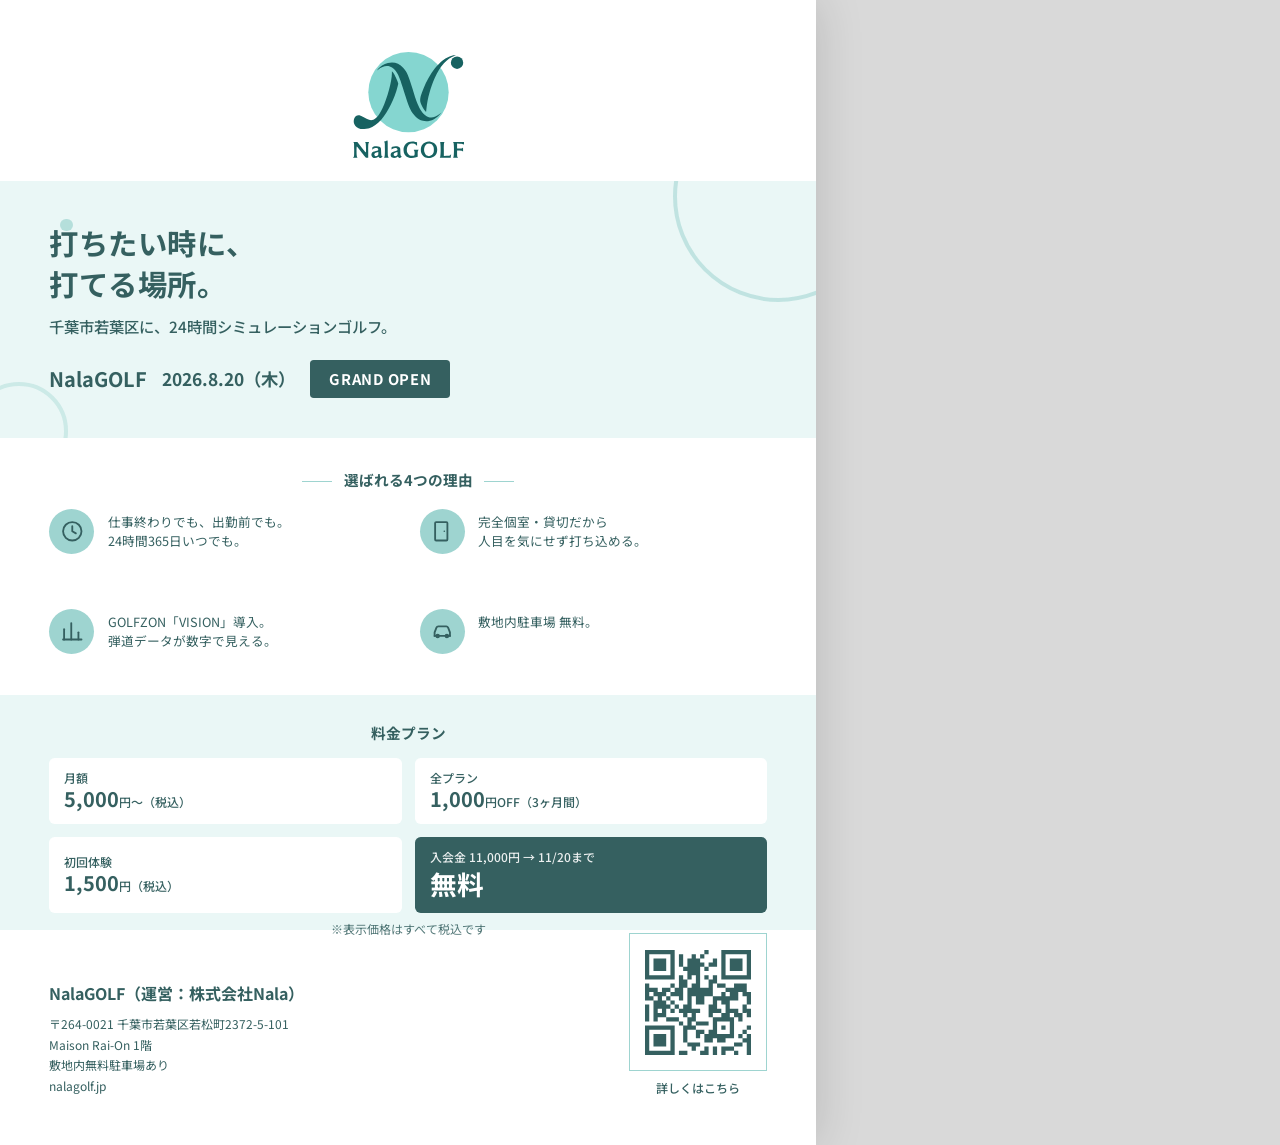
<file: flyer/index.html>
<!DOCTYPE html>
<html lang="ja">
<head>
<meta charset="UTF-8">
<title>NalaGOLF ポスティングチラシ</title>
<link rel="stylesheet" href="style.css">
</head>
<body>

<div class="page">

  <!-- ① ヘッダーゾーン -->
  <div class="header">
    <img class="logo" src="logo.svg" alt="NalaGOLF">
  </div>

  <!-- ② メインビジュアル＋キャッチゾーン -->
  <div class="hero">
    <div class="deco-ring deco-ring--1"></div>
    <div class="deco-ring deco-ring--2"></div>
    <div class="deco-dot deco-dot--1"></div>

    <div class="hero-content">
      <p class="catch">打ちたい時に、<br>打てる場所。</p>
      <p class="sub-catch">千葉市若葉区に、24時間シミュレーションゴルフ。</p>

      <div class="open-info">
        <span class="brand-name">NalaGOLF</span>
        <span class="open-date">2026.8.20（木）</span>
        <span class="open-badge">GRAND OPEN</span>
      </div>
    </div>
  </div>

  <!-- ③ 推しポイントゾーン -->
  <div class="points">
    <p class="points-title">選ばれる4つの理由</p>
    <div class="points-grid">

      <div class="point-item">
        <span class="point-icon">
          <svg viewBox="0 0 24 24" fill="none" stroke="#356060" stroke-width="1.8" stroke-linecap="round" stroke-linejoin="round">
            <circle cx="12" cy="12" r="9"></circle>
            <path d="M12 7v5l3.5 2"></path>
          </svg>
        </span>
        <p class="point-text">仕事終わりでも、出勤前でも。<br>24時間365日いつでも。</p>
      </div>

      <div class="point-item">
        <span class="point-icon">
          <svg viewBox="0 0 24 24" fill="none" stroke="#356060" stroke-width="1.8" stroke-linecap="round" stroke-linejoin="round">
            <rect x="5" y="3" width="12" height="18" rx="1"></rect>
            <circle cx="14" cy="12" r="0.8" fill="#356060" stroke="none"></circle>
          </svg>
        </span>
        <p class="point-text">完全個室・貸切だから<br>人目を気にせず打ち込める。</p>
      </div>

      <div class="point-item">
        <span class="point-icon">
          <svg viewBox="0 0 24 24" fill="none" stroke="#356060" stroke-width="1.8" stroke-linecap="round" stroke-linejoin="round">
            <path d="M4 20V10"></path>
            <path d="M11 20V4"></path>
            <path d="M18 20v-7"></path>
            <path d="M3 20h18"></path>
          </svg>
        </span>
        <p class="point-text">GOLFZON「VISION」導入。<br>弾道データが数字で見える。</p>
      </div>

      <div class="point-item">
        <span class="point-icon">
          <svg viewBox="0 0 24 24" fill="none" stroke="#356060" stroke-width="1.8" stroke-linecap="round" stroke-linejoin="round">
            <path d="M4.5 16.5V13l1.8-4.6c.3-.7 1-1.2 1.8-1.2h7.8c.8 0 1.5.5 1.8 1.2l1.8 4.6v3.5"></path>
            <path d="M4.5 16.5h15"></path>
            <circle cx="7.5" cy="16.5" r="1.3"></circle>
            <circle cx="16.5" cy="16.5" r="1.3"></circle>
          </svg>
        </span>
        <p class="point-text">敷地内駐車場 無料。</p>
      </div>

    </div>
  </div>

  <!-- ④ 料金ゾーン -->
  <div class="pricing">
    <p class="pricing-title">料金プラン</p>
    <div class="pricing-grid">

      <div class="price-card">
        <p class="label">月額</p>
        <p class="value">5,000<span class="unit">円〜（税込）</span></p>
      </div>

      <div class="price-card">
        <p class="label">全プラン</p>
        <p class="value">1,000<span class="unit">円OFF（3ヶ月間）</span></p>
      </div>

      <div class="price-card">
        <p class="label">初回体験</p>
        <p class="value">1,500<span class="unit">円（税込）</span></p>
      </div>

      <div class="price-card price-card--highlight">
        <p class="label">入会金 11,000円 → 11/20まで</p>
        <p class="value free">無料</p>
      </div>

    </div>
    <p class="price-note">※表示価格はすべて税込です</p>
  </div>

  <!-- ⑤ フッターゾーン -->
  <div class="footer">
    <div class="footer-info">
      <p class="shop-name">NalaGOLF（運営：株式会社Nala）</p>
      <p>〒264-0021 千葉市若葉区若松町2372-5-101</p>
      <p>Maison Rai-On 1階</p>
      <p>敷地内無料駐車場あり</p>
      <p>nalagolf.jp</p>
    </div>
    <div class="footer-qr">
      <div class="footer-qr-box">
        <img src="qr.svg" alt="NalaGOLF公式サイトQRコード">
      </div>
      <p class="footer-qr-label">詳しくはこちら</p>
    </div>
  </div>

</div>

</body>
</html>
</file>
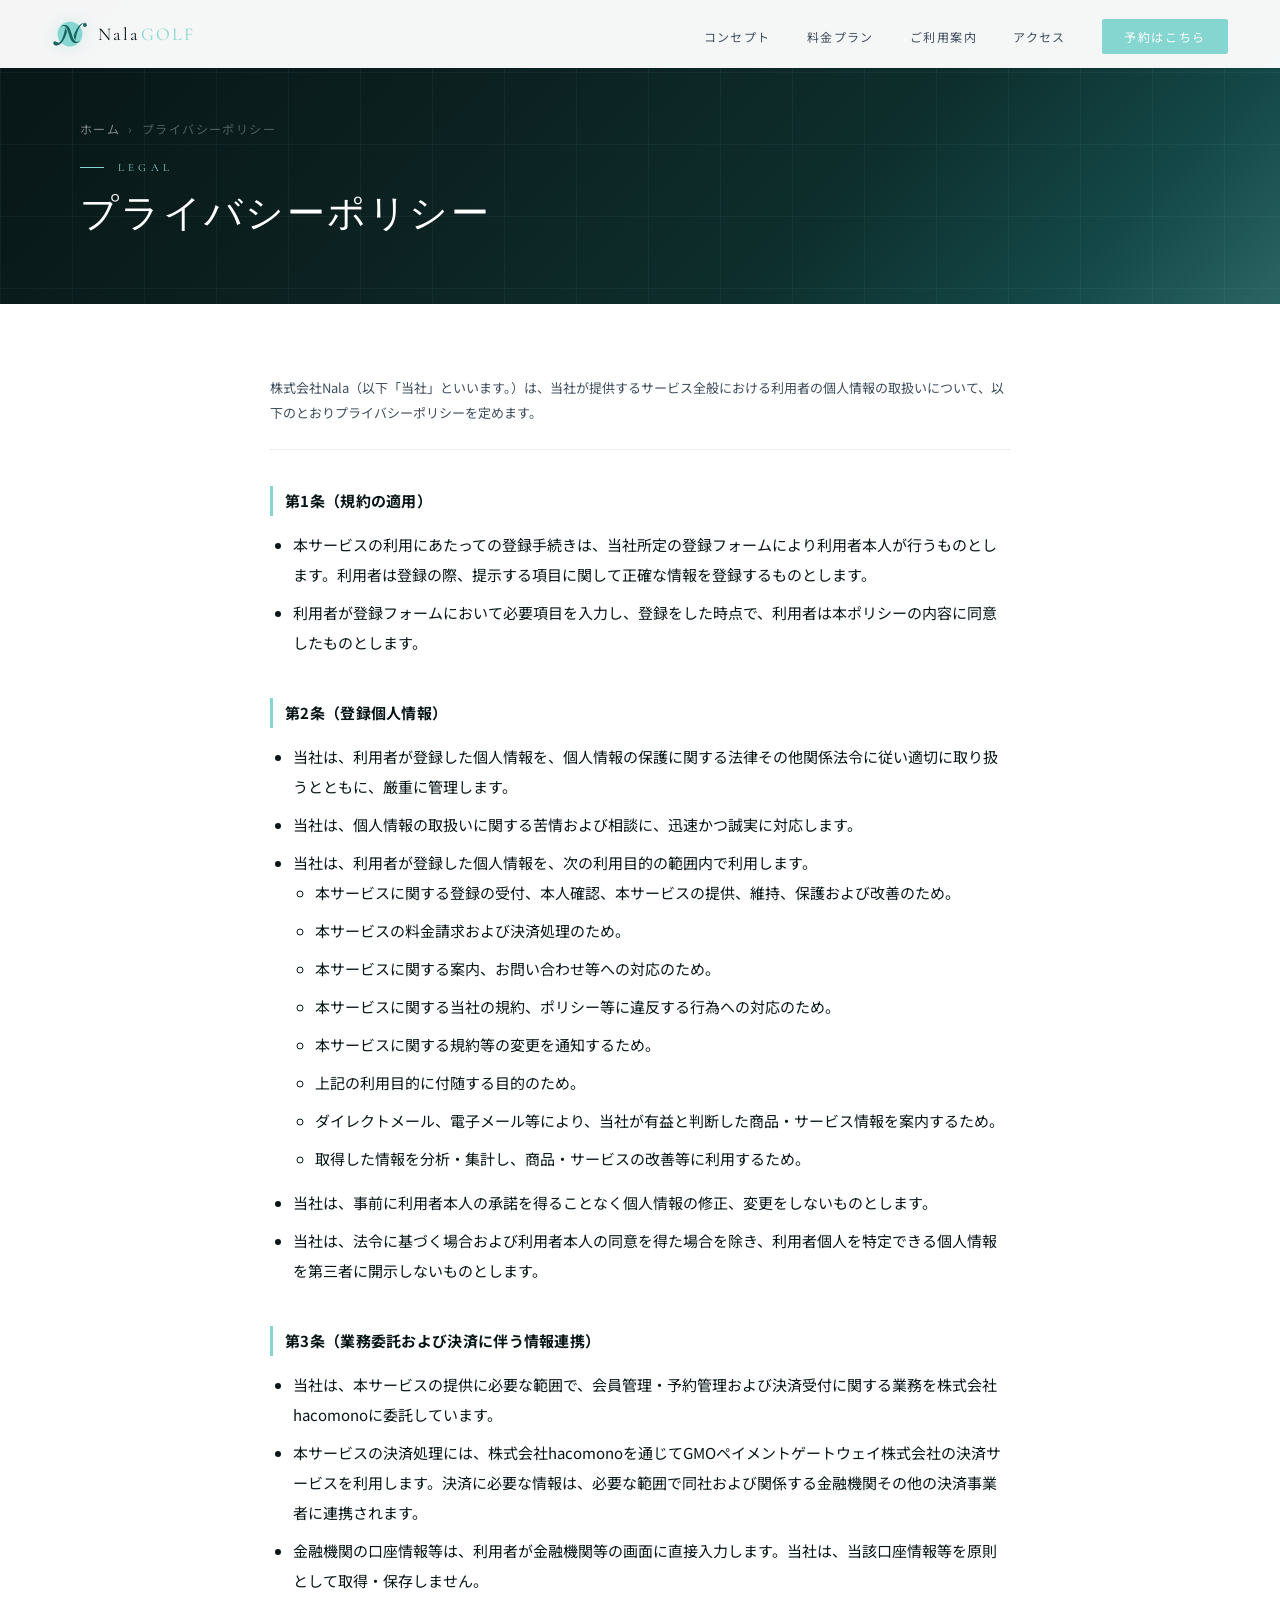
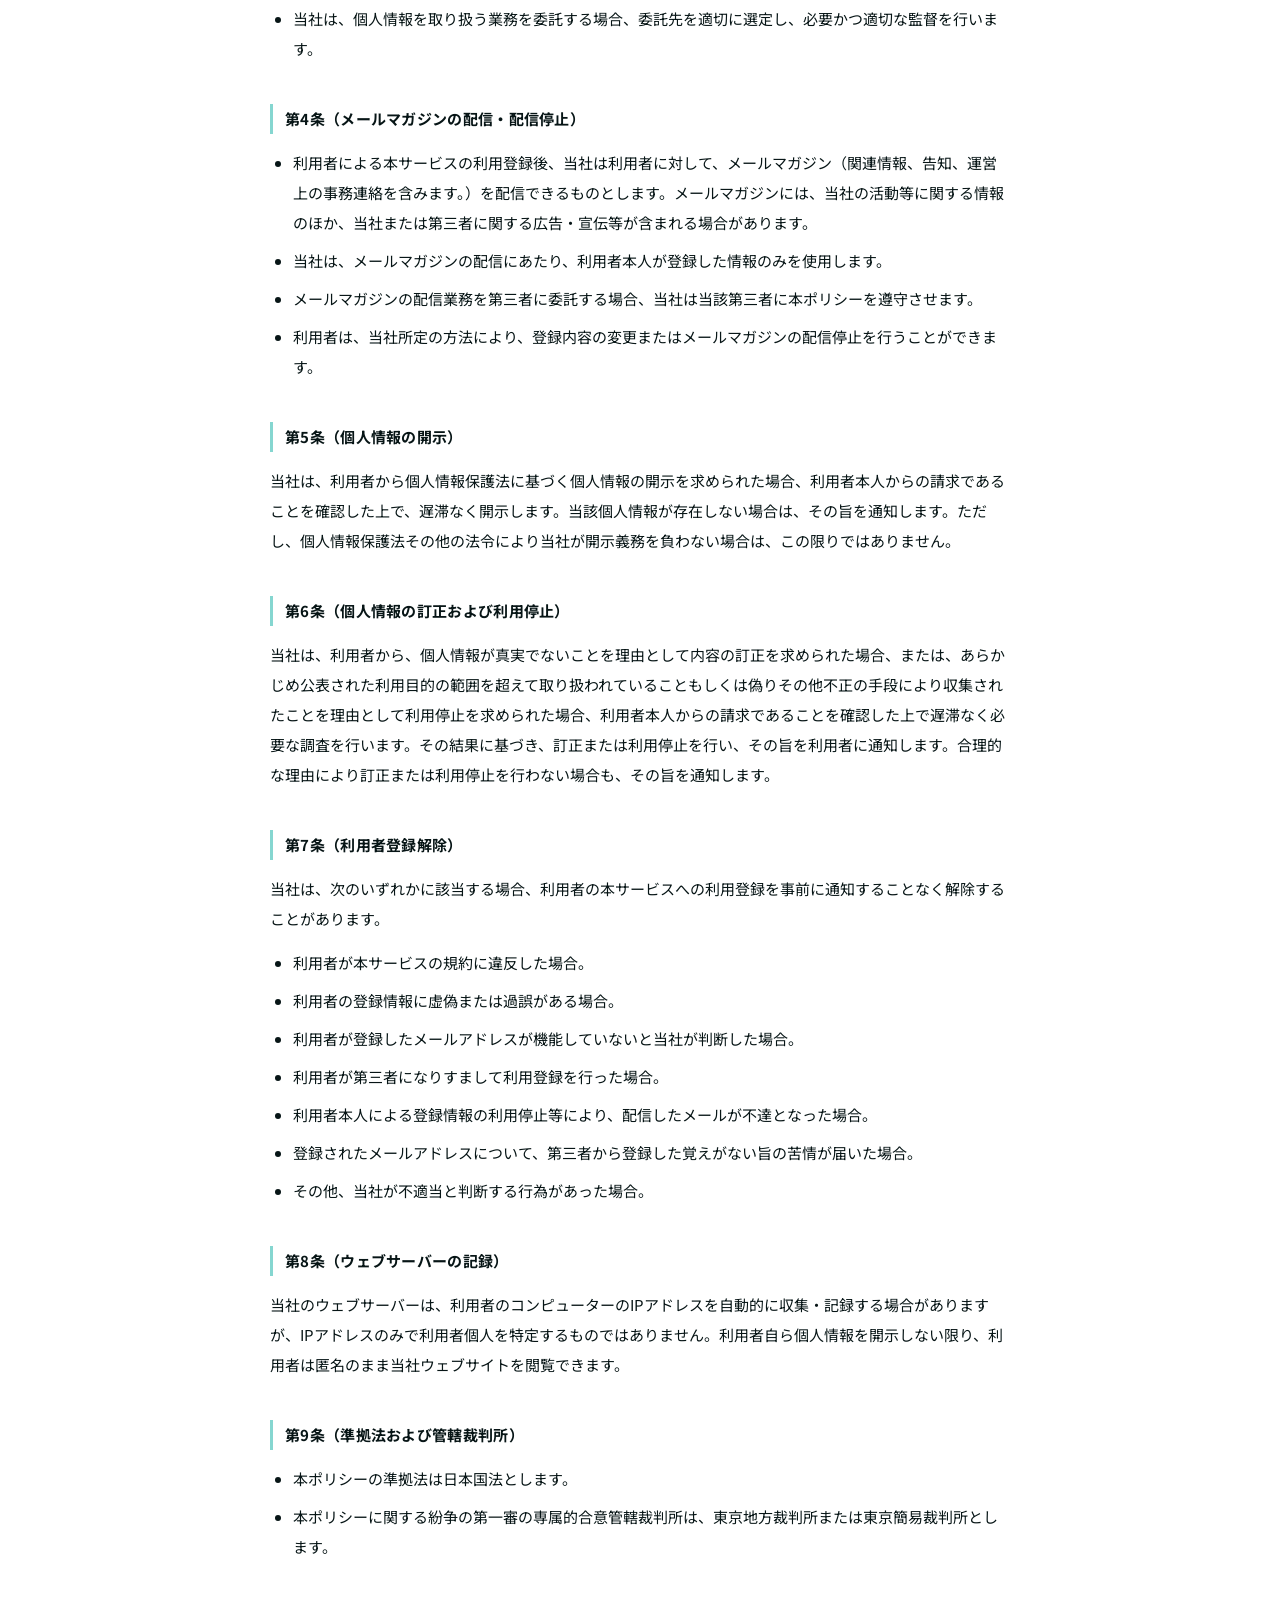
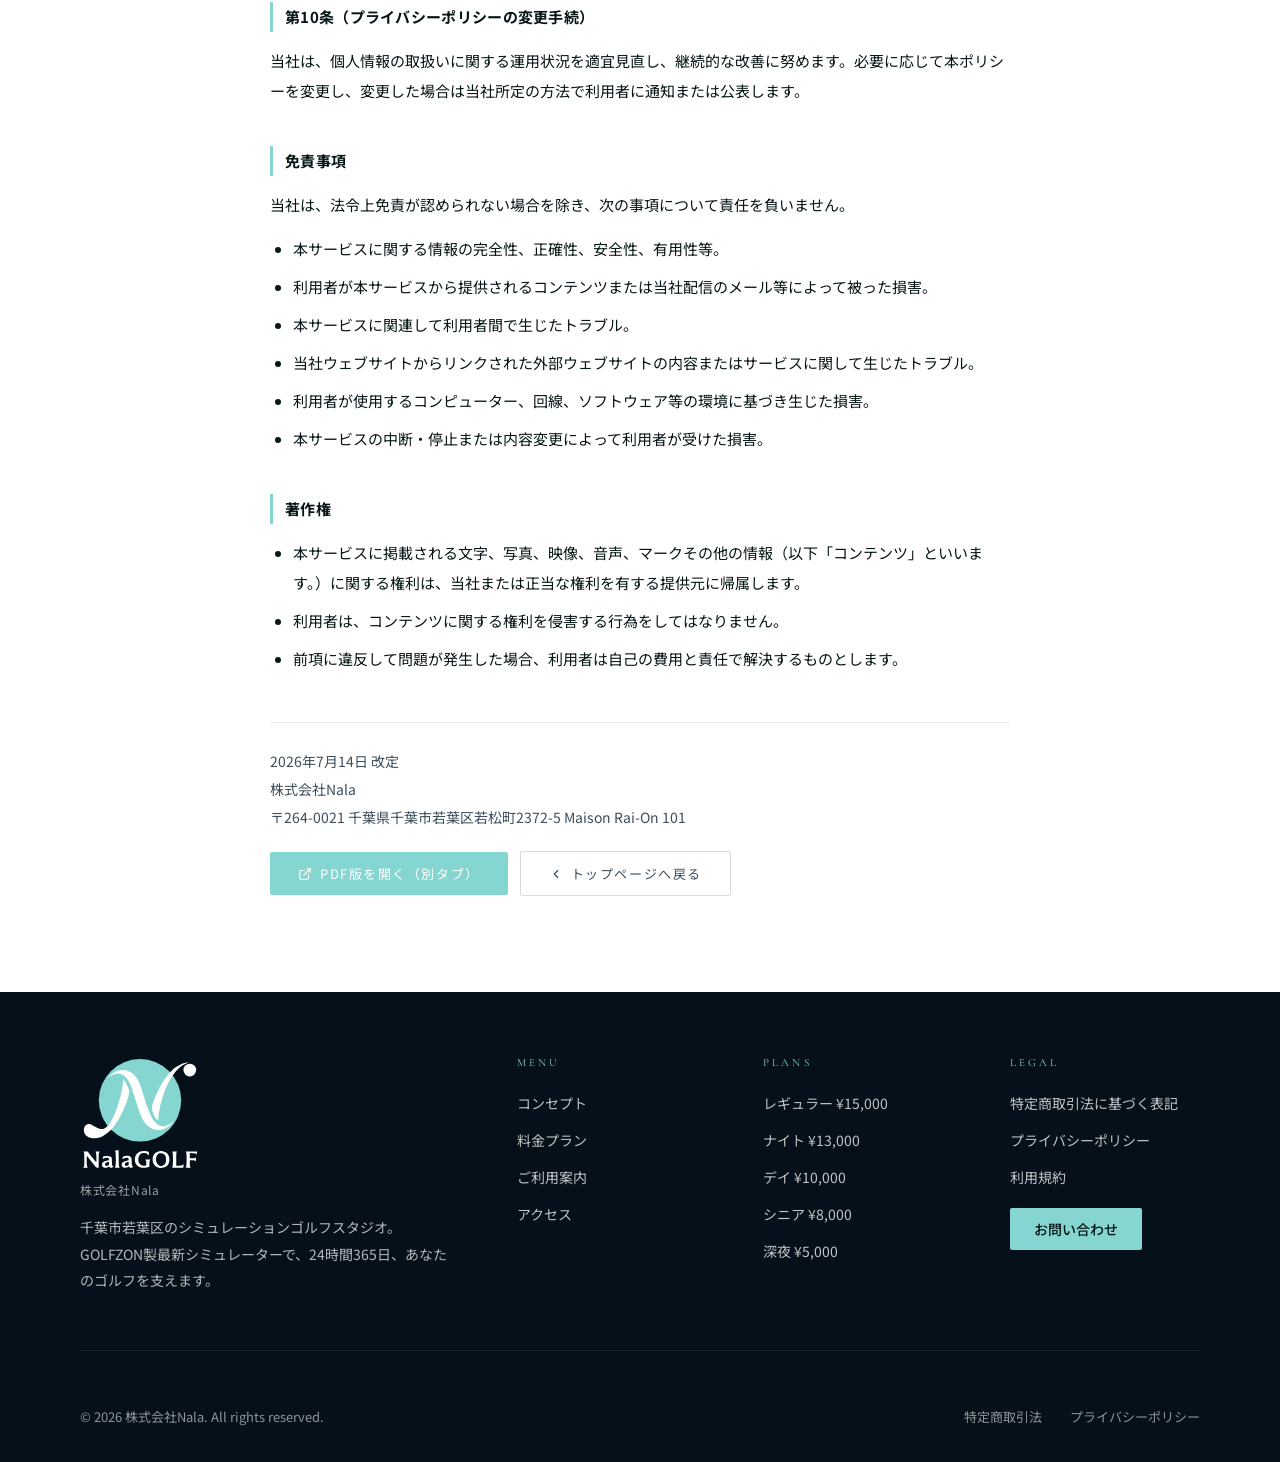
<file: privacy.html>
<!DOCTYPE html>
<html lang="ja">
<head>
  <meta charset="UTF-8">
  <meta name="viewport" content="width=device-width, initial-scale=1.0">
  <link rel="icon" type="image/svg+xml" href="logo-mark.svg">
  <title>プライバシーポリシー | NalaGOLF</title>
  <meta name="description" content="NalaGOLF（株式会社Nala）のプライバシーポリシーページです。">
  <link rel="preconnect" href="https://fonts.googleapis.com">
  <link rel="preconnect" href="https://fonts.gstatic.com" crossorigin>
  <link href="https://fonts.googleapis.com/css2?family=Cormorant+Garamond:ital,wght@0,300;0,400;0,500;1,300;1,400&family=Noto+Sans+JP:wght@200;300;400;500&display=swap" rel="stylesheet">
  <style>
  :root {
    --tq:       #85d6d0;
    --tq2:      #9de0db;
    --tq-dim:   rgba(133,214,208,.12);
    --tq-glow:  rgba(133,214,208,.35);
    --ink:      #071516;
    --mist:     #3D4D5C;
    --fog:      #5C6E7E;
    --pale:     #F3F6F8;
    --white:    #FFFFFF;
    --serif:    'Cormorant Garamond', 'Georgia', serif;
    --sans:     'Noto Sans JP', sans-serif;
  }
  *, *::before, *::after { box-sizing: border-box; margin:0; padding:0; }
  html { scroll-behavior: smooth; font-size: 17px; }
  body { font-family: var(--sans); background: var(--white); color: var(--ink); overflow-x: hidden; font-weight: 400; }

  #nav {
    position: fixed; top:0; left:0; right:0; z-index:300;
    height:68px; padding:0 52px;
    display:flex; align-items:center; justify-content:space-between;
    background: rgba(255,255,255,.96);
    backdrop-filter: blur(20px);
    box-shadow: 0 1px 0 rgba(0,0,0,.07);
  }
  .logo { display:flex; align-items:center; gap:10px; text-decoration:none; }
  .logo-mark-img { width:36px; height:36px; object-fit:contain; filter: drop-shadow(0 0 8px var(--tq-glow)); }
  .logo-type { font-family:var(--serif); font-size:18px; font-weight:400; letter-spacing:.12em; color:var(--ink); }
  .logo-type .hi { color:var(--tq); }
  .nav-items { display:flex; align-items:center; gap:36px; list-style:none; }
  .nav-items a { font-size:12px; font-weight:400; letter-spacing:.12em; color:var(--mist); text-decoration:none; transition:color .2s; position:relative; }
  .nav-items a:hover { color:var(--tq); }
  .nav-items a::after { content:''; position:absolute; bottom:-3px; left:0; right:0; height:1px; background:var(--tq); transform:scaleX(0); transition:transform .25s; }
  .nav-items a:hover::after { transform:scaleX(1); }
  .nav-btn { background:var(--tq); color:var(--white) !important; padding:9px 22px; border-radius:2px; font-size:12px !important; letter-spacing:.14em !important; transition: background .2s, box-shadow .2s, transform .2s !important; }
  .nav-btn::after { display:none !important; }
  .nav-btn:hover { background:var(--tq2) !important; box-shadow:0 4px 20px var(--tq-glow) !important; transform:translateY(-1px) !important; }

  .page-header {
    padding: 120px 80px 64px;
    background: linear-gradient(135deg, #071516 0%, #0C2020 35%, #0D2E2C 65%, #144848 85%, #85d6d0 160%);
    position: relative; overflow: hidden;
  }
  .page-header::before {
    content:''; position:absolute; inset:0;
    background-image: linear-gradient(rgba(133,214,208,.06) 1px, transparent 1px), linear-gradient(90deg, rgba(133,214,208,.06) 1px, transparent 1px);
    background-size: 72px 72px;
  }
  .page-header-inner { position: relative; z-index: 1; }
  .breadcrumb { font-size: 12px; letter-spacing: .12em; margin-bottom: 24px; display: flex; align-items: center; gap: 8px; }
  .breadcrumb a { color: rgba(255,255,255,.5); text-decoration:none; transition:color .2s; }
  .breadcrumb a:hover { color:var(--tq); }
  .breadcrumb span { color: rgba(255,255,255,.3); }
  .breadcrumb-current { color: rgba(255,255,255,.7); }
  .page-eyebrow { font-family:var(--serif); font-size:11px; letter-spacing:.38em; color:var(--tq); text-transform:uppercase; display:flex; align-items:center; gap:14px; margin-bottom:16px; }
  .page-eyebrow::before { content:''; width:24px; height:1px; background:var(--tq); }
  .page-title { font-family:var(--serif); font-size: clamp(28px, 3vw, 42px); font-weight:300; color:var(--white); letter-spacing:.06em; line-height:1.3; }

  .content-wrap { max-width: 900px; margin: 0 auto; padding: 72px 80px 96px; }
  .pdf-note { font-size:13px; color:var(--mist); margin-bottom:20px; line-height:1.9; }
  .pdf-frame-wrap { border: 1px solid rgba(0,0,0,.1); border-radius: 4px; overflow: hidden; box-shadow: 0 4px 24px rgba(0,0,0,.08); }
  .pdf-frame { width: 100%; height: 800px; display: block; border: 0; }
  .pdf-download { margin-top: 20px; display: flex; align-items: center; gap: 12px; }
  .btn-pdf { display: inline-flex; align-items: center; gap: 8px; background: var(--tq); color: var(--white); padding: 12px 28px; border-radius: 2px; font-size: 13px; letter-spacing: .12em; text-decoration: none; transition: all .3s; font-family: var(--sans); }
  .btn-pdf:hover { background: var(--tq2); box-shadow: 0 6px 20px var(--tq-glow); transform: translateY(-1px); }
  .btn-outline { display: inline-flex; align-items: center; gap: 8px; border: 1px solid rgba(0,0,0,.15); color: var(--mist); padding: 12px 28px; border-radius: 2px; font-size: 13px; letter-spacing: .12em; text-decoration: none; transition: all .3s; }
  .btn-outline:hover { border-color: var(--tq); color: var(--tq); }

  footer { background:#05101A; padding:64px 80px 36px; }
  .footer-top { display:grid; grid-template-columns:2fr 1fr 1fr 1fr; gap:56px; margin-bottom:56px; padding-bottom:56px; border-bottom:1px solid rgba(255,255,255,.07); }
  .footer-logo-img { width:120px; height:auto; object-fit:contain; margin-bottom:10px; display:block; }
  .f-corp { font-size:12px; color:rgba(255,255,255,.6); margin-bottom:16px; letter-spacing:.06em; }
  .f-desc { font-size:14px; color:rgba(255,255,255,.7); line-height:1.9; font-weight:400; }
  .f-h { font-family:var(--serif); font-size:11px; letter-spacing:.28em; color:var(--tq); text-transform:uppercase; margin-bottom:20px; }
  .f-ul { list-style:none; display:flex; flex-direction:column; gap:12px; }
  .f-ul a { font-size:14px; color:rgba(255,255,255,.75); text-decoration:none; transition:color .2s; font-weight:400; }
  .f-ul a:hover { color:var(--tq); }
  .f-ul a.f-contact-btn { display:inline-block; margin-top:8px; background:var(--tq); color:var(--ink); font-weight:500; padding:11px 24px; border-radius:2px; font-size:14px; transition: background .2s, box-shadow .2s, transform .2s; }
  .f-ul a.f-contact-btn:hover { background:var(--tq2); box-shadow:0 4px 20px var(--tq-glow); transform:translateY(-1px); color:var(--ink); }
  .footer-bottom { display:flex; justify-content:space-between; align-items:center; font-size:13px; color:rgba(255,255,255,.55); }
  .footer-bottom a { color:rgba(255,255,255,.55); text-decoration:none; transition:color .2s; }
  .footer-bottom a:hover { color:var(--tq); }
  .fb-links { display:flex; gap:28px; }

  @media (max-width:1100px) {
    .content-wrap { padding: 56px 40px 72px; }
    .page-header { padding: 112px 40px 52px; }
    .footer-top { grid-template-columns:1fr 1fr; gap:40px; }
    #nav { padding:0 28px; }
  }
  @media (max-width:720px) {
    .content-wrap { padding: 48px 24px 64px; }
    .page-header { padding: 104px 24px 44px; }
    .pdf-frame { height: 500px; }
    .pdf-download { flex-direction: column; align-items: flex-start; }
    .nav-items { display:none; }
    .footer-top { grid-template-columns:1fr; }
    footer { padding:48px 24px 28px; }
  }
  
  /* ─── Legal body ─── */
  .legal-lead {
    font-size:13px; color:var(--mist); line-height:1.9;
    margin-bottom:36px; padding-bottom:24px;
    border-bottom:1px solid rgba(0,0,0,.08);
  }
  .legal-body { font-size:15px; line-height:2.0; color:var(--ink2); }
  .legal-body h2 {
    font-size:15px; font-weight:700; color:var(--ink);
    margin:40px 0 14px; padding-left:12px;
    border-left:3px solid var(--tq); letter-spacing:.02em;
  }
  .legal-body h2:first-child { margin-top:0; }
  .legal-body p { margin-bottom:14px; }
  .legal-body ul, .legal-body ol { margin:0 0 14px; padding-left:1.5em; }
  .legal-body li { margin-bottom:8px; }
  .legal-body ol.num { list-style:decimal; }
  .legal-table {
    width:100%; border-collapse:collapse; margin:8px 0 24px; font-size:14px;
  }
  .legal-table th, .legal-table td {
    border:1px solid rgba(0,0,0,.1); padding:14px 16px;
    text-align:left; vertical-align:top; line-height:1.85;
  }
  .legal-table th {
    width:34%; background:var(--pale); font-weight:500;
    color:var(--ink2); white-space:nowrap;
  }
  .legal-table td ul { margin:0; padding-left:1.2em; }
  .legal-table td li { margin-bottom:4px; }
  .legal-sign {
    margin-top:48px; padding-top:24px;
    border-top:1px solid rgba(0,0,0,.08);
    font-size:14px; color:var(--mist); line-height:2;
  }
  @media (max-width:700px) {
    .legal-table, .legal-table tbody, .legal-table tr,
    .legal-table th, .legal-table td { display:block; width:100%; }
    .legal-table tr { border:1px solid rgba(0,0,0,.1); margin-bottom:-1px; }
    .legal-table th { border:0; padding:12px 14px 4px; white-space:normal; }
    .legal-table td { border:0; padding:0 14px 14px; }
  }
  </style>
<!-- Google tag (gtag.js) -->
<script async src="https://www.googletagmanager.com/gtag/js?id=AW-18343864231"></script>
<script>
  window.dataLayer = window.dataLayer || [];
  function gtag(){dataLayer.push(arguments);}
  gtag('js', new Date());
  gtag('config', 'AW-18343864231');
</script>
</head>
<body>

<nav id="nav">
  <a href="/" class="logo">
    <img src="logo-mark.svg" class="logo-mark-img" alt="NalaGOLF mark">
    <span class="logo-type">Nala<span class="hi">GOLF</span></span>
  </a>
  <ul class="nav-items">
    <li><a href="/#concept">コンセプト</a></li>
    <li><a href="/#pricing">料金プラン</a></li>
    <li><a href="/#rules">ご利用案内</a></li>
    <li><a href="/#access">アクセス</a></li>
    <li><a href="https://nalagolf.hacomono.jp/home" target="_blank" rel="noopener" class="nav-btn">予約はこちら</a></li>
  </ul>
</nav>

<div class="page-header">
  <div class="page-header-inner">
    <div class="breadcrumb">
      <a href="/">ホーム</a>
      <span>›</span>
      <span class="breadcrumb-current">プライバシーポリシー</span>
    </div>
    <div class="page-eyebrow">Legal</div>
    <h1 class="page-title">プライバシーポリシー</h1>
  </div>
</div>

<div class="content-wrap">
  <div class="pdf-section">
    <p class="legal-lead">
      株式会社Nala（以下「当社」といいます。）は、当社が提供するサービス全般における利用者の個人情報の取扱いについて、以下のとおりプライバシーポリシーを定めます。
    </p>

    <div class="legal-body">

      <h2>第1条（規約の適用）</h2>
      <ul>
        <li>本サービスの利用にあたっての登録手続きは、当社所定の登録フォームにより利用者本人が行うものとします。利用者は登録の際、提示する項目に関して正確な情報を登録するものとします。</li>
        <li>利用者が登録フォームにおいて必要項目を入力し、登録をした時点で、利用者は本ポリシーの内容に同意したものとします。</li>
      </ul>

      <h2>第2条（登録個人情報）</h2>
      <ul>
        <li>当社は、利用者が登録した個人情報を、個人情報の保護に関する法律その他関係法令に従い適切に取り扱うとともに、厳重に管理します。</li>
        <li>当社は、個人情報の取扱いに関する苦情および相談に、迅速かつ誠実に対応します。</li>
        <li>当社は、利用者が登録した個人情報を、次の利用目的の範囲内で利用します。
          <ul>
            <li>本サービスに関する登録の受付、本人確認、本サービスの提供、維持、保護および改善のため。</li>
            <li>本サービスの料金請求および決済処理のため。</li>
            <li>本サービスに関する案内、お問い合わせ等への対応のため。</li>
            <li>本サービスに関する当社の規約、ポリシー等に違反する行為への対応のため。</li>
            <li>本サービスに関する規約等の変更を通知するため。</li>
            <li>上記の利用目的に付随する目的のため。</li>
            <li>ダイレクトメール、電子メール等により、当社が有益と判断した商品・サービス情報を案内するため。</li>
            <li>取得した情報を分析・集計し、商品・サービスの改善等に利用するため。</li>
          </ul>
        </li>
        <li>当社は、事前に利用者本人の承諾を得ることなく個人情報の修正、変更をしないものとします。</li>
        <li>当社は、法令に基づく場合および利用者本人の同意を得た場合を除き、利用者個人を特定できる個人情報を第三者に開示しないものとします。</li>
      </ul>

      <h2>第3条（業務委託および決済に伴う情報連携）</h2>
      <ul>
        <li>当社は、本サービスの提供に必要な範囲で、会員管理・予約管理および決済受付に関する業務を株式会社hacomonoに委託しています。</li>
        <li>本サービスの決済処理には、株式会社hacomonoを通じてGMOペイメントゲートウェイ株式会社の決済サービスを利用します。決済に必要な情報は、必要な範囲で同社および関係する金融機関その他の決済事業者に連携されます。</li>
        <li>金融機関の口座情報等は、利用者が金融機関等の画面に直接入力します。当社は、当該口座情報等を原則として取得・保存しません。</li>
        <li>当社は、個人情報を取り扱う業務を委託する場合、委託先を適切に選定し、必要かつ適切な監督を行います。</li>
      </ul>

      <h2>第4条（メールマガジンの配信・配信停止）</h2>
      <ul>
        <li>利用者による本サービスの利用登録後、当社は利用者に対して、メールマガジン（関連情報、告知、運営上の事務連絡を含みます。）を配信できるものとします。メールマガジンには、当社の活動等に関する情報のほか、当社または第三者に関する広告・宣伝等が含まれる場合があります。</li>
        <li>当社は、メールマガジンの配信にあたり、利用者本人が登録した情報のみを使用します。</li>
        <li>メールマガジンの配信業務を第三者に委託する場合、当社は当該第三者に本ポリシーを遵守させます。</li>
        <li>利用者は、当社所定の方法により、登録内容の変更またはメールマガジンの配信停止を行うことができます。</li>
      </ul>

      <h2>第5条（個人情報の開示）</h2>
      <p>当社は、利用者から個人情報保護法に基づく個人情報の開示を求められた場合、利用者本人からの請求であることを確認した上で、遅滞なく開示します。当該個人情報が存在しない場合は、その旨を通知します。ただし、個人情報保護法その他の法令により当社が開示義務を負わない場合は、この限りではありません。</p>

      <h2>第6条（個人情報の訂正および利用停止）</h2>
      <p>当社は、利用者から、個人情報が真実でないことを理由として内容の訂正を求められた場合、または、あらかじめ公表された利用目的の範囲を超えて取り扱われていることもしくは偽りその他不正の手段により収集されたことを理由として利用停止を求められた場合、利用者本人からの請求であることを確認した上で遅滞なく必要な調査を行います。その結果に基づき、訂正または利用停止を行い、その旨を利用者に通知します。合理的な理由により訂正または利用停止を行わない場合も、その旨を通知します。</p>

      <h2>第7条（利用者登録解除）</h2>
      <p>当社は、次のいずれかに該当する場合、利用者の本サービスへの利用登録を事前に通知することなく解除することがあります。</p>
      <ul>
        <li>利用者が本サービスの規約に違反した場合。</li>
        <li>利用者の登録情報に虚偽または過誤がある場合。</li>
        <li>利用者が登録したメールアドレスが機能していないと当社が判断した場合。</li>
        <li>利用者が第三者になりすまして利用登録を行った場合。</li>
        <li>利用者本人による登録情報の利用停止等により、配信したメールが不達となった場合。</li>
        <li>登録されたメールアドレスについて、第三者から登録した覚えがない旨の苦情が届いた場合。</li>
        <li>その他、当社が不適当と判断する行為があった場合。</li>
      </ul>

      <h2>第8条（ウェブサーバーの記録）</h2>
      <p>当社のウェブサーバーは、利用者のコンピューターのIPアドレスを自動的に収集・記録する場合がありますが、IPアドレスのみで利用者個人を特定するものではありません。利用者自ら個人情報を開示しない限り、利用者は匿名のまま当社ウェブサイトを閲覧できます。</p>

      <h2>第9条（準拠法および管轄裁判所）</h2>
      <ul>
        <li>本ポリシーの準拠法は日本国法とします。</li>
        <li>本ポリシーに関する紛争の第一審の専属的合意管轄裁判所は、東京地方裁判所または東京簡易裁判所とします。</li>
      </ul>

      <h2>第10条（プライバシーポリシーの変更手続）</h2>
      <p>当社は、個人情報の取扱いに関する運用状況を適宜見直し、継続的な改善に努めます。必要に応じて本ポリシーを変更し、変更した場合は当社所定の方法で利用者に通知または公表します。</p>

      <h2>免責事項</h2>
      <p>当社は、法令上免責が認められない場合を除き、次の事項について責任を負いません。</p>
      <ul>
        <li>本サービスに関する情報の完全性、正確性、安全性、有用性等。</li>
        <li>利用者が本サービスから提供されるコンテンツまたは当社配信のメール等によって被った損害。</li>
        <li>本サービスに関連して利用者間で生じたトラブル。</li>
        <li>当社ウェブサイトからリンクされた外部ウェブサイトの内容またはサービスに関して生じたトラブル。</li>
        <li>利用者が使用するコンピューター、回線、ソフトウェア等の環境に基づき生じた損害。</li>
        <li>本サービスの中断・停止または内容変更によって利用者が受けた損害。</li>
      </ul>

      <h2>著作権</h2>
      <ul>
        <li>本サービスに掲載される文字、写真、映像、音声、マークその他の情報（以下「コンテンツ」といいます。）に関する権利は、当社または正当な権利を有する提供元に帰属します。</li>
        <li>利用者は、コンテンツに関する権利を侵害する行為をしてはなりません。</li>
        <li>前項に違反して問題が発生した場合、利用者は自己の費用と責任で解決するものとします。</li>
      </ul>

      <p class="legal-sign">
        2026年7月14日 改定<br>
        株式会社Nala<br>
        〒264-0021 千葉県千葉市若葉区若松町2372-5 Maison Rai-On 101
      </p>

    </div>

    <div class="pdf-download">
      <a href="/privacy.pdf" target="_blank" rel="noopener" class="btn-pdf">
        <svg width="14" height="14" viewBox="0 0 24 24" fill="none" stroke="currentColor" stroke-width="2" stroke-linecap="round" stroke-linejoin="round"><path d="M18 13v6a2 2 0 0 1-2 2H5a2 2 0 0 1-2-2V8a2 2 0 0 1 2-2h6"/><polyline points="15 3 21 3 21 9"/><line x1="10" y1="14" x2="21" y2="3"/></svg>
        PDF版を開く（別タブ）
      </a>
      <a href="/" class="btn-outline">
        <svg width="14" height="14" viewBox="0 0 24 24" fill="none" stroke="currentColor" stroke-width="2" stroke-linecap="round" stroke-linejoin="round"><polyline points="15 18 9 12 15 6"/></svg>
        トップページへ戻る
      </a>
    </div>
  </div>
</div>

<footer>
  <div class="footer-top">
    <div>
      <img src="logo-white.svg" class="footer-logo-img" alt="NalaGOLF">
      <div class="f-corp">株式会社Nala</div>
      <p class="f-desc">千葉市若葉区のシミュレーションゴルフスタジオ。GOLFZON製最新シミュレーターで、24時間365日、あなたのゴルフを支えます。</p>
    </div>
    <div>
      <div class="f-h">Menu</div>
      <ul class="f-ul">
        <li><a href="/#concept">コンセプト</a></li>
        <li><a href="/#pricing">料金プラン</a></li>
        <li><a href="/#rules">ご利用案内</a></li>
        <li><a href="/#access">アクセス</a></li>
      </ul>
    </div>
    <div>
      <div class="f-h">Plans</div>
      <ul class="f-ul">
        <li><a href="/#pricing">レギュラー ¥15,000</a></li>
        <li><a href="/#pricing">ナイト ¥13,000</a></li>
        <li><a href="/#pricing">デイ ¥10,000</a></li>
        <li><a href="/#pricing">シニア ¥8,000</a></li>
        <li><a href="/#pricing">深夜 ¥5,000</a></li>
      </ul>
    </div>
    <div>
      <div class="f-h">Legal</div>
      <ul class="f-ul">
        <li><a href="/tokushoho.html">特定商取引法に基づく表記</a></li>
        <li><a href="/privacy.html">プライバシーポリシー</a></li>
        <li><a href="/riyokiyaku.html">利用規約</a></li>
        <li><a href="https://docs.google.com/forms/d/e/1FAIpQLSc6JMABwRBjXcDupIHNrliCkTX77Rjm2hipE7LkFuY8euMJ_w/viewform?usp=header" target="_blank" rel="noopener" class="f-contact-btn">お問い合わせ</a></li>
      </ul>
    </div>
  </div>
  <div class="footer-bottom">
    <span>© 2026 株式会社Nala. All rights reserved.</span>
    <div class="fb-links">
      <a href="/tokushoho.html">特定商取引法</a>
      <a href="/privacy.html">プライバシーポリシー</a>
    </div>
  </div>
</footer>

<script>
// hacomonoへのリンククリックをコンバージョンとして計測
document.addEventListener('DOMContentLoaded', function () {
  document.querySelectorAll('a[href*="hacomono.jp"]').forEach(function (el) {
    el.addEventListener('click', function (e) {
      var url = el.href;
      var target = el.target;
      var callbackFired = false;

      // 別タブで開く場合は遷移をブロックしない
      if (target === '_blank') {
        gtag('event', 'conversion', {
          'send_to': 'AW-18343864231/QLMaCJ_1oNgcEKfPhKtE'
        });
        return;
      }

      // 同じタブで遷移する場合は、送信完了を待ってから遷移
      e.preventDefault();
      var go = function () {
        if (callbackFired) return;
        callbackFired = true;
        window.location = url;
      };
      gtag('event', 'conversion', {
        'send_to': 'AW-18343864231/QLMaCJ_1oNgcEKfPhKtE',
        'event_callback': go
      });
      // 送信が詰まっても1秒で必ず遷移させる（取りこぼし防止）
      setTimeout(go, 1000);
    });
  });
});
</script>
</body>
</html>
</file>
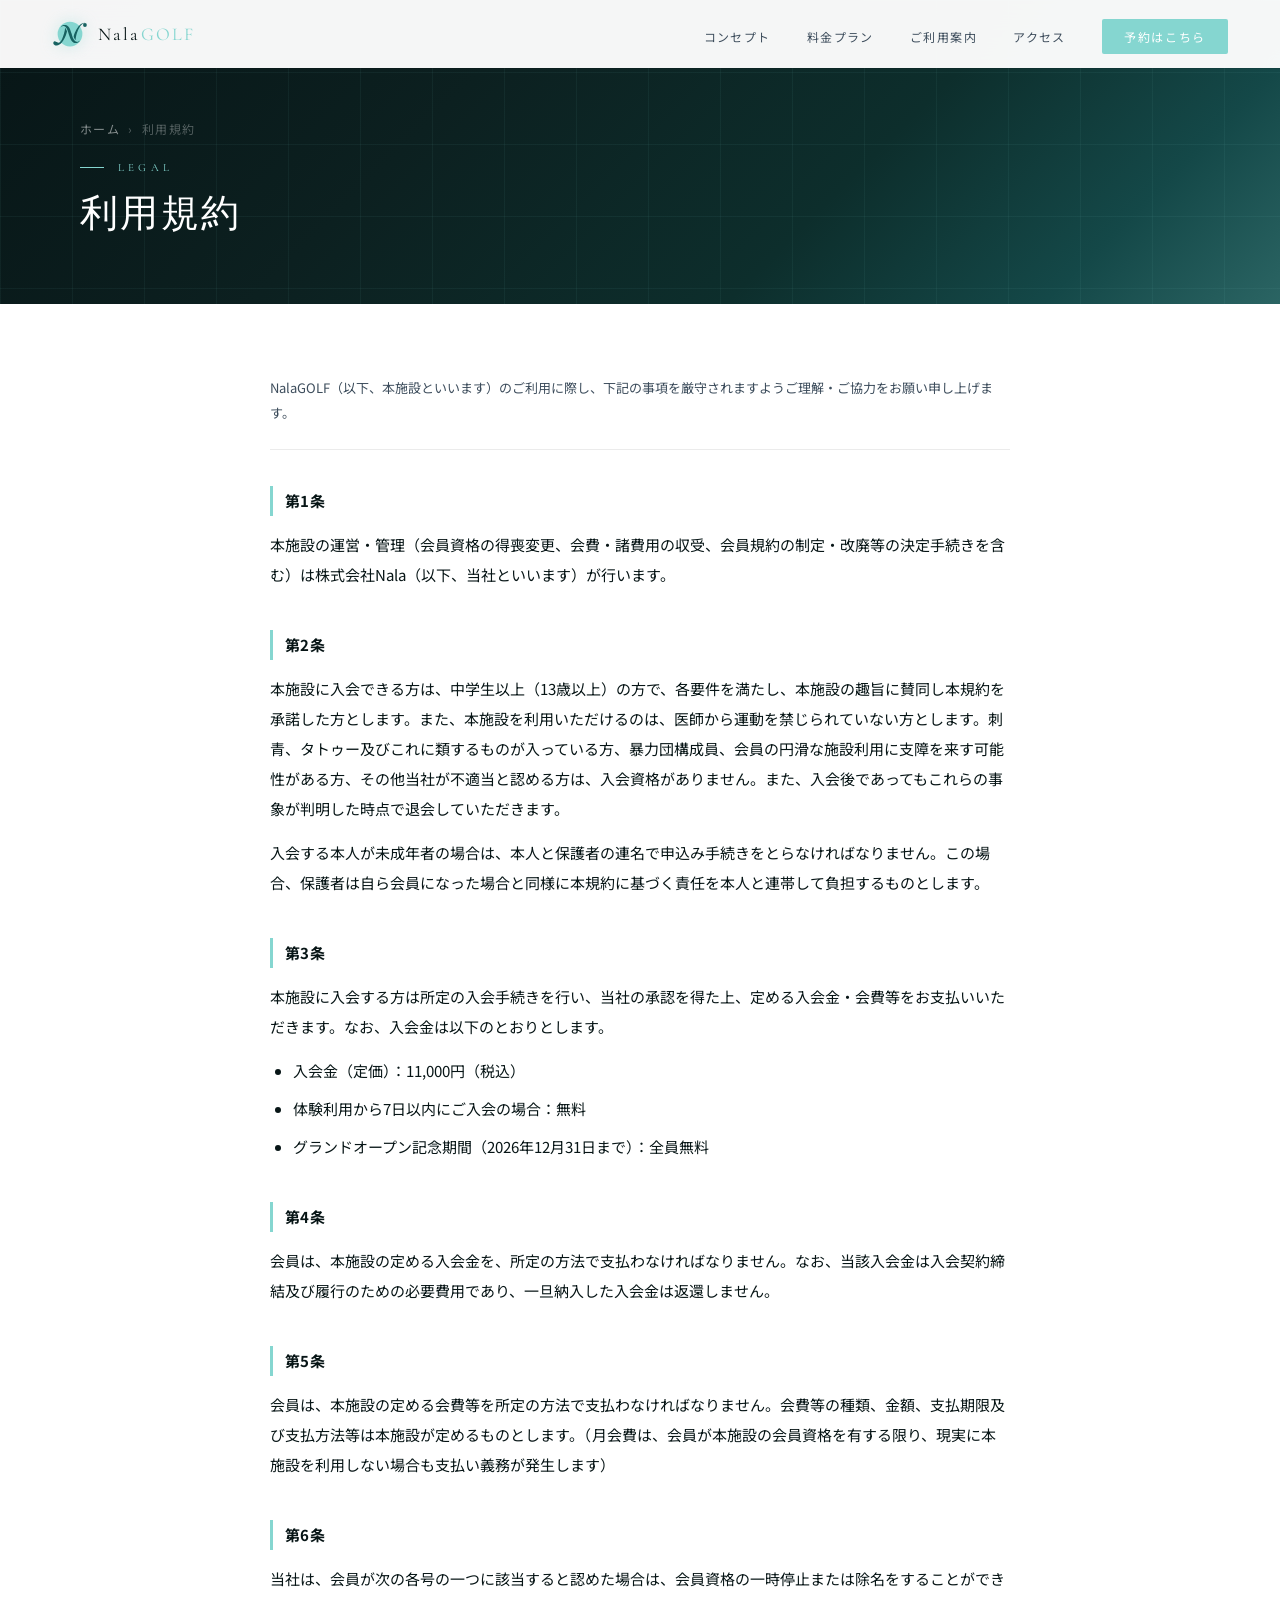
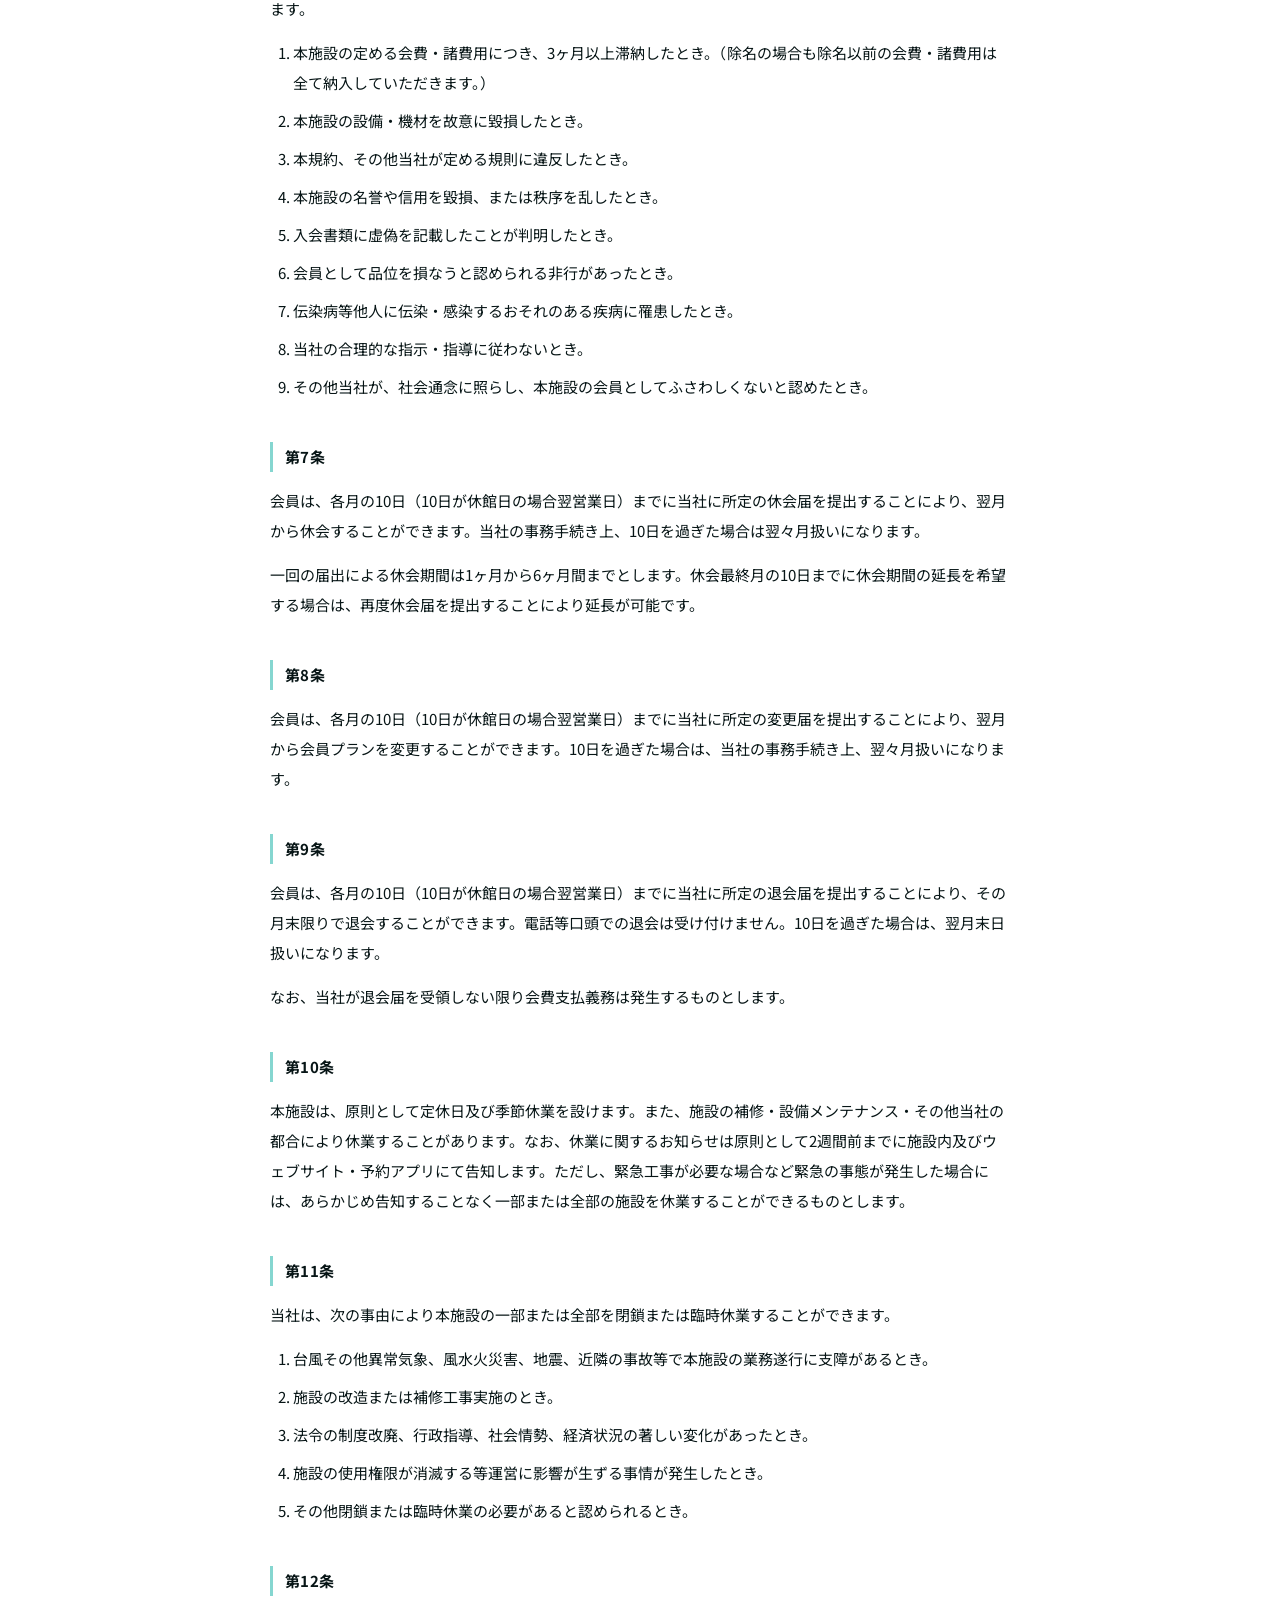
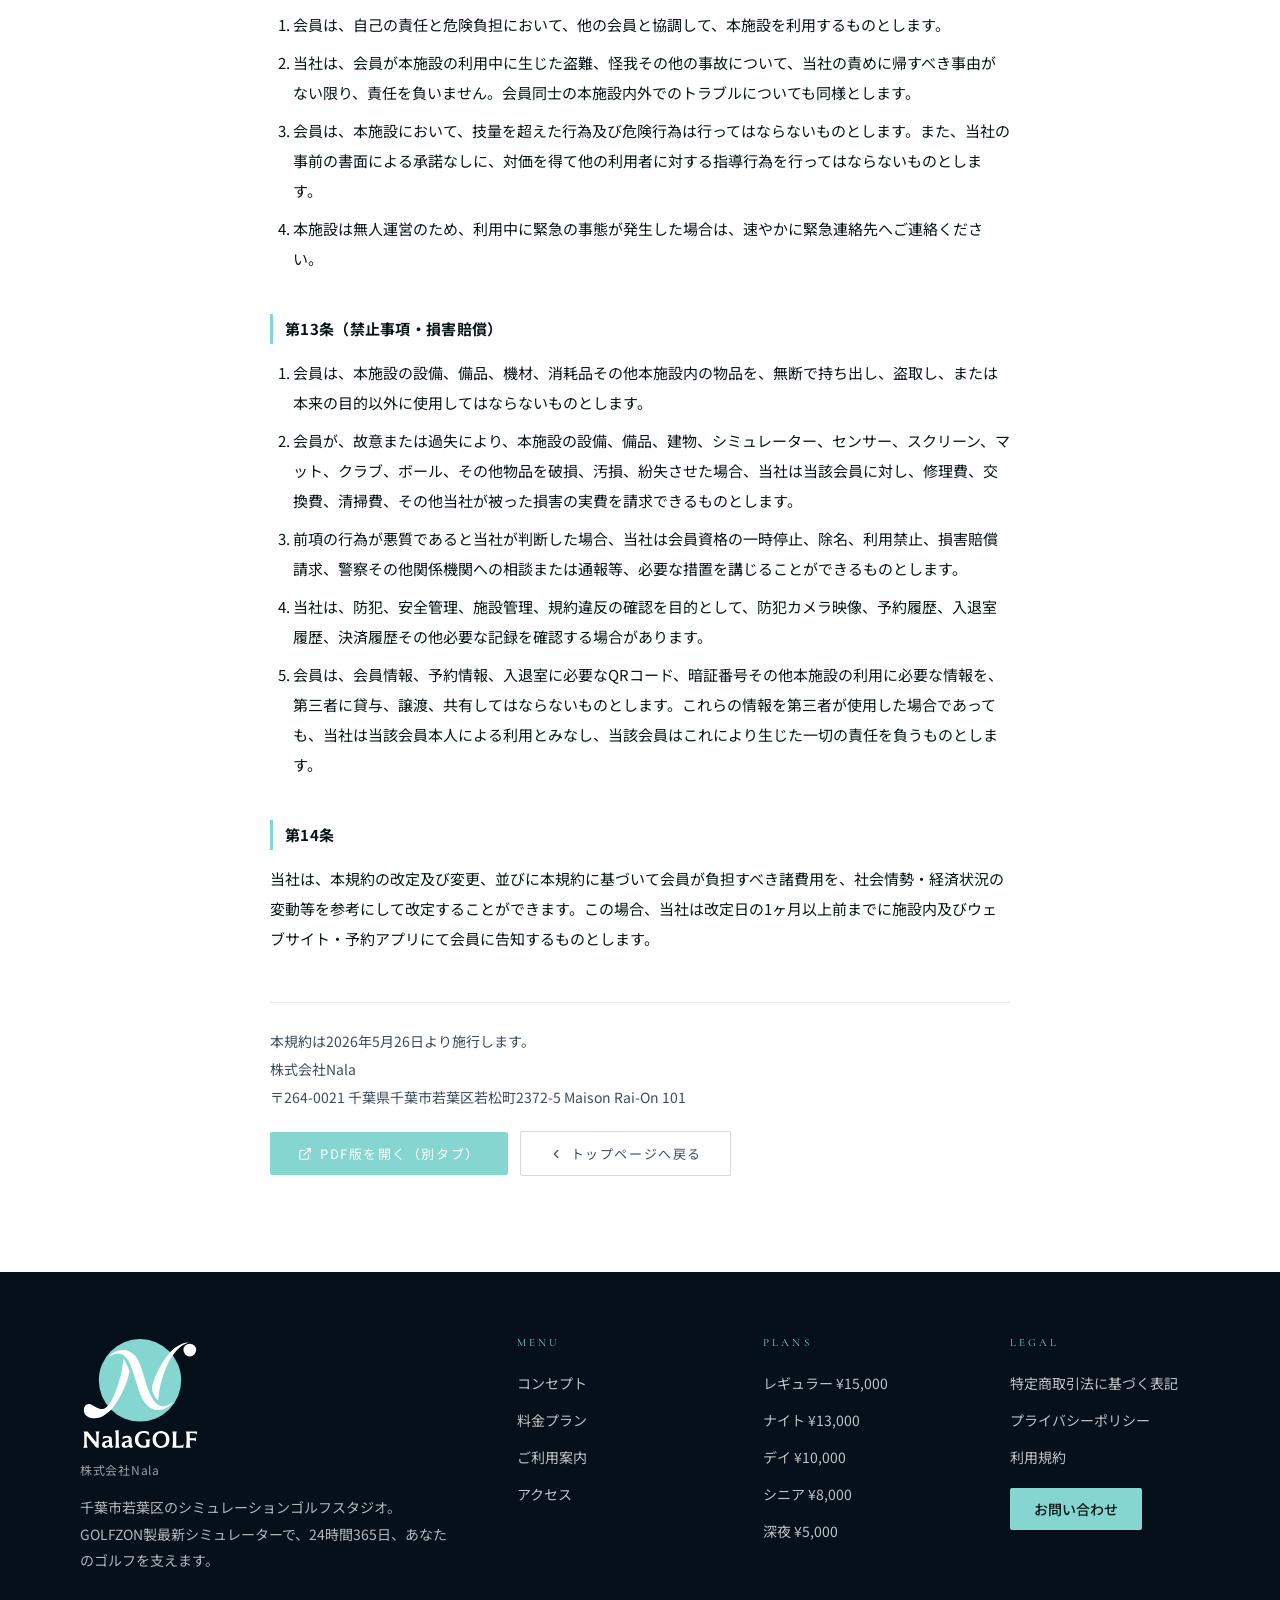
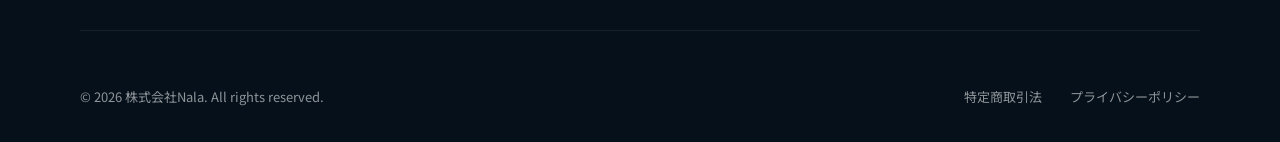
<file: riyokiyaku.html>
<!DOCTYPE html>
<html lang="ja">
<head>
  <meta charset="UTF-8">
  <meta name="viewport" content="width=device-width, initial-scale=1.0">
  <link rel="icon" type="image/svg+xml" href="logo-mark.svg">
  <title>利用規約 | NalaGOLF</title>
  <meta name="description" content="NalaGOLF（株式会社Nala）の利用規約ページです。">
  <link rel="preconnect" href="https://fonts.googleapis.com">
  <link rel="preconnect" href="https://fonts.gstatic.com" crossorigin>
  <link href="https://fonts.googleapis.com/css2?family=Cormorant+Garamond:ital,wght@0,300;0,400;0,500;1,300;1,400&family=Noto+Sans+JP:wght@200;300;400;500&display=swap" rel="stylesheet">
  <style>
  :root {
    --tq:       #85d6d0;
    --tq2:      #9de0db;
    --tq-dim:   rgba(133,214,208,.12);
    --tq-glow:  rgba(133,214,208,.35);
    --ink:      #071516;
    --mist:     #3D4D5C;
    --fog:      #5C6E7E;
    --pale:     #F3F6F8;
    --white:    #FFFFFF;
    --serif:    'Cormorant Garamond', 'Georgia', serif;
    --sans:     'Noto Sans JP', sans-serif;
  }
  *, *::before, *::after { box-sizing: border-box; margin:0; padding:0; }
  html { scroll-behavior: smooth; font-size: 17px; }
  body { font-family: var(--sans); background: var(--white); color: var(--ink); overflow-x: hidden; font-weight: 400; }

  #nav {
    position: fixed; top:0; left:0; right:0; z-index:300;
    height:68px; padding:0 52px;
    display:flex; align-items:center; justify-content:space-between;
    background: rgba(255,255,255,.96);
    backdrop-filter: blur(20px);
    box-shadow: 0 1px 0 rgba(0,0,0,.07);
  }
  .logo { display:flex; align-items:center; gap:10px; text-decoration:none; }
  .logo-mark-img { width:36px; height:36px; object-fit:contain; filter: drop-shadow(0 0 8px var(--tq-glow)); }
  .logo-type { font-family:var(--serif); font-size:18px; font-weight:400; letter-spacing:.12em; color:var(--ink); }
  .logo-type .hi { color:var(--tq); }
  .nav-items { display:flex; align-items:center; gap:36px; list-style:none; }
  .nav-items a { font-size:12px; font-weight:400; letter-spacing:.12em; color:var(--mist); text-decoration:none; transition:color .2s; position:relative; }
  .nav-items a:hover { color:var(--tq); }
  .nav-items a::after { content:''; position:absolute; bottom:-3px; left:0; right:0; height:1px; background:var(--tq); transform:scaleX(0); transition:transform .25s; }
  .nav-items a:hover::after { transform:scaleX(1); }
  .nav-btn { background:var(--tq); color:var(--white) !important; padding:9px 22px; border-radius:2px; font-size:12px !important; letter-spacing:.14em !important; transition: background .2s, box-shadow .2s, transform .2s !important; }
  .nav-btn::after { display:none !important; }
  .nav-btn:hover { background:var(--tq2) !important; box-shadow:0 4px 20px var(--tq-glow) !important; transform:translateY(-1px) !important; }

  .page-header {
    padding: 120px 80px 64px;
    background: linear-gradient(135deg, #071516 0%, #0C2020 35%, #0D2E2C 65%, #144848 85%, #85d6d0 160%);
    position: relative; overflow: hidden;
  }
  .page-header::before {
    content:''; position:absolute; inset:0;
    background-image: linear-gradient(rgba(133,214,208,.06) 1px, transparent 1px), linear-gradient(90deg, rgba(133,214,208,.06) 1px, transparent 1px);
    background-size: 72px 72px;
  }
  .page-header-inner { position: relative; z-index: 1; }
  .breadcrumb { font-size: 12px; letter-spacing: .12em; margin-bottom: 24px; display: flex; align-items: center; gap: 8px; }
  .breadcrumb a { color: rgba(255,255,255,.5); text-decoration:none; transition:color .2s; }
  .breadcrumb a:hover { color:var(--tq); }
  .breadcrumb span { color: rgba(255,255,255,.3); }
  .breadcrumb-current { color: rgba(255,255,255,.7); }
  .page-eyebrow { font-family:var(--serif); font-size:11px; letter-spacing:.38em; color:var(--tq); text-transform:uppercase; display:flex; align-items:center; gap:14px; margin-bottom:16px; }
  .page-eyebrow::before { content:''; width:24px; height:1px; background:var(--tq); }
  .page-title { font-family:var(--serif); font-size: clamp(28px, 3vw, 42px); font-weight:300; color:var(--white); letter-spacing:.06em; line-height:1.3; }

  .content-wrap { max-width: 900px; margin: 0 auto; padding: 72px 80px 96px; }
  .pdf-note { font-size:13px; color:var(--mist); margin-bottom:20px; line-height:1.9; }
  .pdf-frame-wrap { border: 1px solid rgba(0,0,0,.1); border-radius: 4px; overflow: hidden; box-shadow: 0 4px 24px rgba(0,0,0,.08); }
  .pdf-frame { width: 100%; height: 800px; display: block; border: 0; }
  .pdf-download { margin-top: 20px; display: flex; align-items: center; gap: 12px; }
  .btn-pdf { display: inline-flex; align-items: center; gap: 8px; background: var(--tq); color: var(--white); padding: 12px 28px; border-radius: 2px; font-size: 13px; letter-spacing: .12em; text-decoration: none; transition: all .3s; font-family: var(--sans); }
  .btn-pdf:hover { background: var(--tq2); box-shadow: 0 6px 20px var(--tq-glow); transform: translateY(-1px); }
  .btn-outline { display: inline-flex; align-items: center; gap: 8px; border: 1px solid rgba(0,0,0,.15); color: var(--mist); padding: 12px 28px; border-radius: 2px; font-size: 13px; letter-spacing: .12em; text-decoration: none; transition: all .3s; }
  .btn-outline:hover { border-color: var(--tq); color: var(--tq); }

  footer { background:#05101A; padding:64px 80px 36px; }
  .footer-top { display:grid; grid-template-columns:2fr 1fr 1fr 1fr; gap:56px; margin-bottom:56px; padding-bottom:56px; border-bottom:1px solid rgba(255,255,255,.07); }
  .footer-logo-img { width:120px; height:auto; object-fit:contain; margin-bottom:10px; display:block; }
  .f-corp { font-size:12px; color:rgba(255,255,255,.6); margin-bottom:16px; letter-spacing:.06em; }
  .f-desc { font-size:14px; color:rgba(255,255,255,.7); line-height:1.9; font-weight:400; }
  .f-h { font-family:var(--serif); font-size:11px; letter-spacing:.28em; color:var(--tq); text-transform:uppercase; margin-bottom:20px; }
  .f-ul { list-style:none; display:flex; flex-direction:column; gap:12px; }
  .f-ul a { font-size:14px; color:rgba(255,255,255,.75); text-decoration:none; transition:color .2s; font-weight:400; }
  .f-ul a:hover { color:var(--tq); }
  .f-ul a.f-contact-btn { display:inline-block; margin-top:8px; background:var(--tq); color:var(--ink); font-weight:500; padding:11px 24px; border-radius:2px; font-size:14px; transition: background .2s, box-shadow .2s, transform .2s; }
  .f-ul a.f-contact-btn:hover { background:var(--tq2); box-shadow:0 4px 20px var(--tq-glow); transform:translateY(-1px); color:var(--ink); }
  .footer-bottom { display:flex; justify-content:space-between; align-items:center; font-size:13px; color:rgba(255,255,255,.55); }
  .footer-bottom a { color:rgba(255,255,255,.55); text-decoration:none; transition:color .2s; }
  .footer-bottom a:hover { color:var(--tq); }
  .fb-links { display:flex; gap:28px; }

  @media (max-width:1100px) {
    .content-wrap { padding: 56px 40px 72px; }
    .page-header { padding: 112px 40px 52px; }
    .footer-top { grid-template-columns:1fr 1fr; gap:40px; }
    #nav { padding:0 28px; }
  }
  @media (max-width:720px) {
    .content-wrap { padding: 48px 24px 64px; }
    .page-header { padding: 104px 24px 44px; }
    .pdf-frame { height: 500px; }
    .pdf-download { flex-direction: column; align-items: flex-start; }
    .nav-items { display:none; }
    .footer-top { grid-template-columns:1fr; }
    footer { padding:48px 24px 28px; }
  }
  
  /* ─── Legal body ─── */
  .legal-lead {
    font-size:13px; color:var(--mist); line-height:1.9;
    margin-bottom:36px; padding-bottom:24px;
    border-bottom:1px solid rgba(0,0,0,.08);
  }
  .legal-body { font-size:15px; line-height:2.0; color:var(--ink2); }
  .legal-body h2 {
    font-size:15px; font-weight:700; color:var(--ink);
    margin:40px 0 14px; padding-left:12px;
    border-left:3px solid var(--tq); letter-spacing:.02em;
  }
  .legal-body h2:first-child { margin-top:0; }
  .legal-body p { margin-bottom:14px; }
  .legal-body ul, .legal-body ol { margin:0 0 14px; padding-left:1.5em; }
  .legal-body li { margin-bottom:8px; }
  .legal-body ol.num { list-style:decimal; }
  .legal-table {
    width:100%; border-collapse:collapse; margin:8px 0 24px; font-size:14px;
  }
  .legal-table th, .legal-table td {
    border:1px solid rgba(0,0,0,.1); padding:14px 16px;
    text-align:left; vertical-align:top; line-height:1.85;
  }
  .legal-table th {
    width:34%; background:var(--pale); font-weight:500;
    color:var(--ink2); white-space:nowrap;
  }
  .legal-table td ul { margin:0; padding-left:1.2em; }
  .legal-table td li { margin-bottom:4px; }
  .legal-sign {
    margin-top:48px; padding-top:24px;
    border-top:1px solid rgba(0,0,0,.08);
    font-size:14px; color:var(--mist); line-height:2;
  }
  @media (max-width:700px) {
    .legal-table, .legal-table tbody, .legal-table tr,
    .legal-table th, .legal-table td { display:block; width:100%; }
    .legal-table tr { border:1px solid rgba(0,0,0,.1); margin-bottom:-1px; }
    .legal-table th { border:0; padding:12px 14px 4px; white-space:normal; }
    .legal-table td { border:0; padding:0 14px 14px; }
  }
  </style>
<!-- Google tag (gtag.js) -->
<script async src="https://www.googletagmanager.com/gtag/js?id=AW-18343864231"></script>
<script>
  window.dataLayer = window.dataLayer || [];
  function gtag(){dataLayer.push(arguments);}
  gtag('js', new Date());
  gtag('config', 'AW-18343864231');
</script>
</head>
<body>

<nav id="nav">
  <a href="/" class="logo">
    <img src="logo-mark.svg" class="logo-mark-img" alt="NalaGOLF mark">
    <span class="logo-type">Nala<span class="hi">GOLF</span></span>
  </a>
  <ul class="nav-items">
    <li><a href="/#concept">コンセプト</a></li>
    <li><a href="/#pricing">料金プラン</a></li>
    <li><a href="/#rules">ご利用案内</a></li>
    <li><a href="/#access">アクセス</a></li>
    <li><a href="https://nalagolf.hacomono.jp/home" target="_blank" rel="noopener" class="nav-btn">予約はこちら</a></li>
  </ul>
</nav>

<div class="page-header">
  <div class="page-header-inner">
    <div class="breadcrumb">
      <a href="/">ホーム</a>
      <span>›</span>
      <span class="breadcrumb-current">利用規約</span>
    </div>
    <div class="page-eyebrow">Legal</div>
    <h1 class="page-title">利用規約</h1>
  </div>
</div>

<div class="content-wrap">
  <div class="pdf-section">
    <p class="legal-lead">
      NalaGOLF（以下、本施設といいます）のご利用に際し、下記の事項を厳守されますようご理解・ご協力をお願い申し上げます。
    </p>

    <div class="legal-body">

      <h2>第1条</h2>
      <p>本施設の運営・管理（会員資格の得喪変更、会費・諸費用の収受、会員規約の制定・改廃等の決定手続きを含む）は株式会社Nala（以下、当社といいます）が行います。</p>

      <h2>第2条</h2>
      <p>本施設に入会できる方は、中学生以上（13歳以上）の方で、各要件を満たし、本施設の趣旨に賛同し本規約を承諾した方とします。また、本施設を利用いただけるのは、医師から運動を禁じられていない方とします。刺青、タトゥー及びこれに類するものが入っている方、暴力団構成員、会員の円滑な施設利用に支障を来す可能性がある方、その他当社が不適当と認める方は、入会資格がありません。また、入会後であってもこれらの事象が判明した時点で退会していただきます。</p>
      <p>入会する本人が未成年者の場合は、本人と保護者の連名で申込み手続きをとらなければなりません。この場合、保護者は自ら会員になった場合と同様に本規約に基づく責任を本人と連帯して負担するものとします。</p>

      <h2>第3条</h2>
      <p>本施設に入会する方は所定の入会手続きを行い、当社の承認を得た上、定める入会金・会費等をお支払いいただきます。なお、入会金は以下のとおりとします。</p>
      <ul>
        <li>入会金（定価）：11,000円（税込）</li>
        <li>体験利用から7日以内にご入会の場合：無料</li>
        <li>グランドオープン記念期間（2026年12月31日まで）：全員無料</li>
      </ul>

      <h2>第4条</h2>
      <p>会員は、本施設の定める入会金を、所定の方法で支払わなければなりません。なお、当該入会金は入会契約締結及び履行のための必要費用であり、一旦納入した入会金は返還しません。</p>

      <h2>第5条</h2>
      <p>会員は、本施設の定める会費等を所定の方法で支払わなければなりません。会費等の種類、金額、支払期限及び支払方法等は本施設が定めるものとします。（月会費は、会員が本施設の会員資格を有する限り、現実に本施設を利用しない場合も支払い義務が発生します）</p>

      <h2>第6条</h2>
      <p>当社は、会員が次の各号の一つに該当すると認めた場合は、会員資格の一時停止または除名をすることができます。</p>
      <ol class="num">
        <li>本施設の定める会費・諸費用につき、3ヶ月以上滞納したとき。（除名の場合も除名以前の会費・諸費用は全て納入していただきます。）</li>
        <li>本施設の設備・機材を故意に毀損したとき。</li>
        <li>本規約、その他当社が定める規則に違反したとき。</li>
        <li>本施設の名誉や信用を毀損、または秩序を乱したとき。</li>
        <li>入会書類に虚偽を記載したことが判明したとき。</li>
        <li>会員として品位を損なうと認められる非行があったとき。</li>
        <li>伝染病等他人に伝染・感染するおそれのある疾病に罹患したとき。</li>
        <li>当社の合理的な指示・指導に従わないとき。</li>
        <li>その他当社が、社会通念に照らし、本施設の会員としてふさわしくないと認めたとき。</li>
      </ol>

      <h2>第7条</h2>
      <p>会員は、各月の10日（10日が休館日の場合翌営業日）までに当社に所定の休会届を提出することにより、翌月から休会することができます。当社の事務手続き上、10日を過ぎた場合は翌々月扱いになります。</p>
      <p>一回の届出による休会期間は1ヶ月から6ヶ月間までとします。休会最終月の10日までに休会期間の延長を希望する場合は、再度休会届を提出することにより延長が可能です。</p>

      <h2>第8条</h2>
      <p>会員は、各月の10日（10日が休館日の場合翌営業日）までに当社に所定の変更届を提出することにより、翌月から会員プランを変更することができます。10日を過ぎた場合は、当社の事務手続き上、翌々月扱いになります。</p>

      <h2>第9条</h2>
      <p>会員は、各月の10日（10日が休館日の場合翌営業日）までに当社に所定の退会届を提出することにより、その月末限りで退会することができます。電話等口頭での退会は受け付けません。10日を過ぎた場合は、翌月末日扱いになります。</p>
      <p>なお、当社が退会届を受領しない限り会費支払義務は発生するものとします。</p>

      <h2>第10条</h2>
      <p>本施設は、原則として定休日及び季節休業を設けます。また、施設の補修・設備メンテナンス・その他当社の都合により休業することがあります。なお、休業に関するお知らせは原則として2週間前までに施設内及びウェブサイト・予約アプリにて告知します。ただし、緊急工事が必要な場合など緊急の事態が発生した場合には、あらかじめ告知することなく一部または全部の施設を休業することができるものとします。</p>

      <h2>第11条</h2>
      <p>当社は、次の事由により本施設の一部または全部を閉鎖または臨時休業することができます。</p>
      <ol class="num">
        <li>台風その他異常気象、風水火災害、地震、近隣の事故等で本施設の業務遂行に支障があるとき。</li>
        <li>施設の改造または補修工事実施のとき。</li>
        <li>法令の制度改廃、行政指導、社会情勢、経済状況の著しい変化があったとき。</li>
        <li>施設の使用権限が消滅する等運営に影響が生ずる事情が発生したとき。</li>
        <li>その他閉鎖または臨時休業の必要があると認められるとき。</li>
      </ol>

      <h2>第12条</h2>
      <ol class="num">
        <li>会員は、自己の責任と危険負担において、他の会員と協調して、本施設を利用するものとします。</li>
        <li>当社は、会員が本施設の利用中に生じた盗難、怪我その他の事故について、当社の責めに帰すべき事由がない限り、責任を負いません。会員同士の本施設内外でのトラブルについても同様とします。</li>
        <li>会員は、本施設において、技量を超えた行為及び危険行為は行ってはならないものとします。また、当社の事前の書面による承諾なしに、対価を得て他の利用者に対する指導行為を行ってはならないものとします。</li>
        <li>本施設は無人運営のため、利用中に緊急の事態が発生した場合は、速やかに緊急連絡先へご連絡ください。</li>
      </ol>

      <h2>第13条（禁止事項・損害賠償）</h2>
      <ol class="num">
        <li>会員は、本施設の設備、備品、機材、消耗品その他本施設内の物品を、無断で持ち出し、盗取し、または本来の目的以外に使用してはならないものとします。</li>
        <li>会員が、故意または過失により、本施設の設備、備品、建物、シミュレーター、センサー、スクリーン、マット、クラブ、ボール、その他物品を破損、汚損、紛失させた場合、当社は当該会員に対し、修理費、交換費、清掃費、その他当社が被った損害の実費を請求できるものとします。</li>
        <li>前項の行為が悪質であると当社が判断した場合、当社は会員資格の一時停止、除名、利用禁止、損害賠償請求、警察その他関係機関への相談または通報等、必要な措置を講じることができるものとします。</li>
        <li>当社は、防犯、安全管理、施設管理、規約違反の確認を目的として、防犯カメラ映像、予約履歴、入退室履歴、決済履歴その他必要な記録を確認する場合があります。</li>
        <li>会員は、会員情報、予約情報、入退室に必要なQRコード、暗証番号その他本施設の利用に必要な情報を、第三者に貸与、譲渡、共有してはならないものとします。これらの情報を第三者が使用した場合であっても、当社は当該会員本人による利用とみなし、当該会員はこれにより生じた一切の責任を負うものとします。</li>
      </ol>

      <h2>第14条</h2>
      <p>当社は、本規約の改定及び変更、並びに本規約に基づいて会員が負担すべき諸費用を、社会情勢・経済状況の変動等を参考にして改定することができます。この場合、当社は改定日の1ヶ月以上前までに施設内及びウェブサイト・予約アプリにて会員に告知するものとします。</p>

      <p class="legal-sign">
        本規約は2026年5月26日より施行します。<br>
        株式会社Nala<br>
        〒264-0021 千葉県千葉市若葉区若松町2372-5 Maison Rai-On 101
      </p>

    </div>

    <div class="pdf-download">
      <a href="/riyokiyaku.pdf" target="_blank" rel="noopener" class="btn-pdf">
        <svg width="14" height="14" viewBox="0 0 24 24" fill="none" stroke="currentColor" stroke-width="2" stroke-linecap="round" stroke-linejoin="round"><path d="M18 13v6a2 2 0 0 1-2 2H5a2 2 0 0 1-2-2V8a2 2 0 0 1 2-2h6"/><polyline points="15 3 21 3 21 9"/><line x1="10" y1="14" x2="21" y2="3"/></svg>
        PDF版を開く（別タブ）
      </a>
      <a href="/" class="btn-outline">
        <svg width="14" height="14" viewBox="0 0 24 24" fill="none" stroke="currentColor" stroke-width="2" stroke-linecap="round" stroke-linejoin="round"><polyline points="15 18 9 12 15 6"/></svg>
        トップページへ戻る
      </a>
    </div>
  </div>
</div>

<footer>
  <div class="footer-top">
    <div>
      <img src="logo-white.svg" class="footer-logo-img" alt="NalaGOLF">
      <div class="f-corp">株式会社Nala</div>
      <p class="f-desc">千葉市若葉区のシミュレーションゴルフスタジオ。GOLFZON製最新シミュレーターで、24時間365日、あなたのゴルフを支えます。</p>
    </div>
    <div>
      <div class="f-h">Menu</div>
      <ul class="f-ul">
        <li><a href="/#concept">コンセプト</a></li>
        <li><a href="/#pricing">料金プラン</a></li>
        <li><a href="/#rules">ご利用案内</a></li>
        <li><a href="/#access">アクセス</a></li>
      </ul>
    </div>
    <div>
      <div class="f-h">Plans</div>
      <ul class="f-ul">
        <li><a href="/#pricing">レギュラー ¥15,000</a></li>
        <li><a href="/#pricing">ナイト ¥13,000</a></li>
        <li><a href="/#pricing">デイ ¥10,000</a></li>
        <li><a href="/#pricing">シニア ¥8,000</a></li>
        <li><a href="/#pricing">深夜 ¥5,000</a></li>
      </ul>
    </div>
    <div>
      <div class="f-h">Legal</div>
      <ul class="f-ul">
        <li><a href="/tokushoho.html">特定商取引法に基づく表記</a></li>
        <li><a href="/privacy.html">プライバシーポリシー</a></li>
        <li><a href="/riyokiyaku.html">利用規約</a></li>
        <li><a href="https://docs.google.com/forms/d/e/1FAIpQLSc6JMABwRBjXcDupIHNrliCkTX77Rjm2hipE7LkFuY8euMJ_w/viewform?usp=header" target="_blank" rel="noopener" class="f-contact-btn">お問い合わせ</a></li>
      </ul>
    </div>
  </div>
  <div class="footer-bottom">
    <span>© 2026 株式会社Nala. All rights reserved.</span>
    <div class="fb-links">
      <a href="/tokushoho.html">特定商取引法</a>
      <a href="/privacy.html">プライバシーポリシー</a>
    </div>
  </div>
</footer>

<script>
// hacomonoへのリンククリックをコンバージョンとして計測
document.addEventListener('DOMContentLoaded', function () {
  document.querySelectorAll('a[href*="hacomono.jp"]').forEach(function (el) {
    el.addEventListener('click', function (e) {
      var url = el.href;
      var target = el.target;
      var callbackFired = false;

      // 別タブで開く場合は遷移をブロックしない
      if (target === '_blank') {
        gtag('event', 'conversion', {
          'send_to': 'AW-18343864231/QLMaCJ_1oNgcEKfPhKtE'
        });
        return;
      }

      // 同じタブで遷移する場合は、送信完了を待ってから遷移
      e.preventDefault();
      var go = function () {
        if (callbackFired) return;
        callbackFired = true;
        window.location = url;
      };
      gtag('event', 'conversion', {
        'send_to': 'AW-18343864231/QLMaCJ_1oNgcEKfPhKtE',
        'event_callback': go
      });
      // 送信が詰まっても1秒で必ず遷移させる（取りこぼし防止）
      setTimeout(go, 1000);
    });
  });
});
</script>
</body>
</html>
</file>
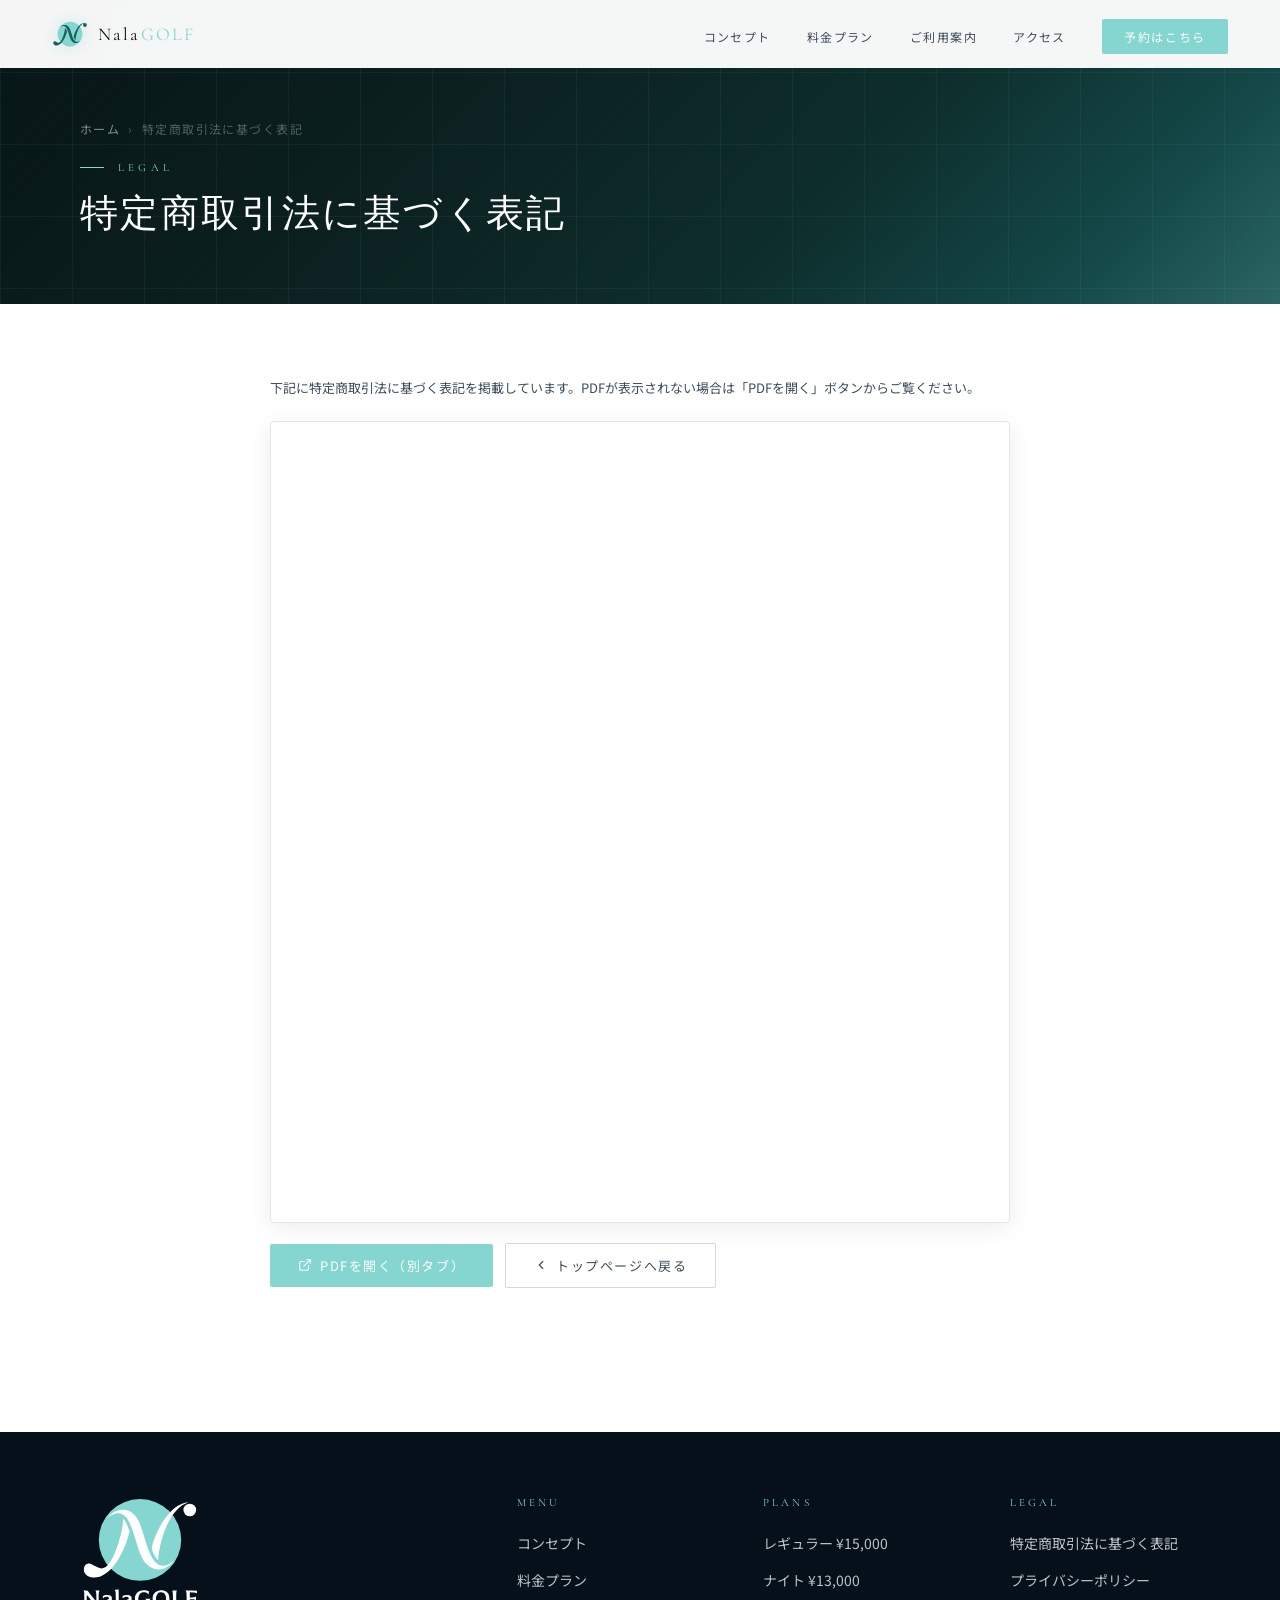
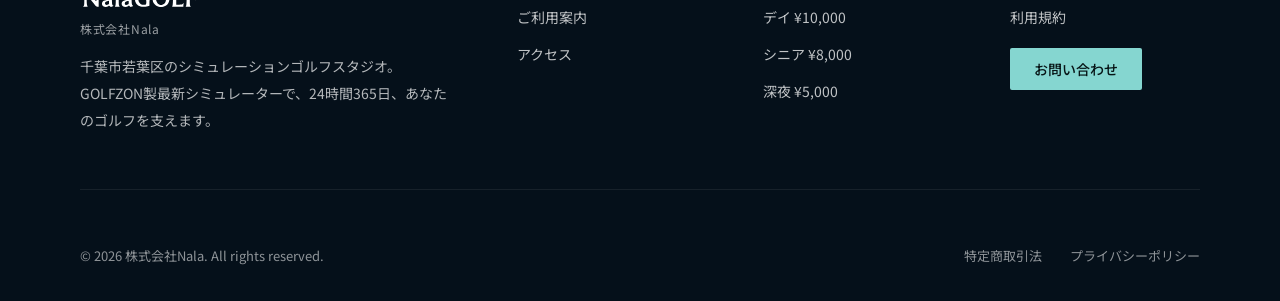
<file: tokushoho.html>
<!DOCTYPE html>
<html lang="ja">
<head>
  <meta charset="UTF-8">
  <meta name="viewport" content="width=device-width, initial-scale=1.0">
  <link rel="icon" type="image/svg+xml" href="logo-mark.svg">
  <title>特定商取引法に基づく表記 | NalaGOLF</title>
  <meta name="description" content="NalaGOLF（株式会社Nala）の特定商取引法に基づく表記ページです。">
  <link rel="preconnect" href="https://fonts.googleapis.com">
  <link rel="preconnect" href="https://fonts.gstatic.com" crossorigin>
  <link href="https://fonts.googleapis.com/css2?family=Cormorant+Garamond:ital,wght@0,300;0,400;0,500;1,300;1,400&family=Noto+Sans+JP:wght@200;300;400;500&display=swap" rel="stylesheet">

  <style>
  :root {
    --tq:       #85d6d0;
    --tq2:      #9de0db;
    --tq-dim:   rgba(133,214,208,.12);
    --tq-glow:  rgba(133,214,208,.35);
    --ink:      #071516;
    --ink2:     #0D2828;
    --mist:     #3D4D5C;
    --fog:      #5C6E7E;
    --pale:     #F3F6F8;
    --white:    #FFFFFF;
    --serif:    'Cormorant Garamond', 'Georgia', serif;
    --sans:     'Noto Sans JP', sans-serif;
    --ease2:    cubic-bezier(.4,0,.2,1);
  }
  *, *::before, *::after { box-sizing: border-box; margin:0; padding:0; }
  html { scroll-behavior: smooth; font-size: 17px; }
  body { font-family: var(--sans); background: var(--white); color: var(--ink); overflow-x: hidden; font-weight: 400; }

  /* ─── Nav ─── */
  #nav {
    position: fixed; top:0; left:0; right:0; z-index:300;
    height:68px; padding:0 52px;
    display:flex; align-items:center; justify-content:space-between;
    background: rgba(255,255,255,.96);
    backdrop-filter: blur(20px);
    box-shadow: 0 1px 0 rgba(0,0,0,.07);
  }
  .logo { display:flex; align-items:center; gap:10px; text-decoration:none; }
  .logo-mark-img { width:36px; height:36px; object-fit:contain; filter: drop-shadow(0 0 8px var(--tq-glow)); }
  .logo-type { font-family:var(--serif); font-size:18px; font-weight:400; letter-spacing:.12em; color:var(--ink); }
  .logo-type .hi { color:var(--tq); }
  .nav-items { display:flex; align-items:center; gap:36px; list-style:none; }
  .nav-items a {
    font-size:12px; font-weight:400; letter-spacing:.12em; color:var(--mist);
    text-decoration:none; transition:color .2s; position:relative;
  }
  .nav-items a:hover { color:var(--tq); }
  .nav-items a::after {
    content:''; position:absolute; bottom:-3px; left:0; right:0;
    height:1px; background:var(--tq); transform:scaleX(0); transition:transform .25s;
  }
  .nav-items a:hover::after { transform:scaleX(1); }
  .nav-btn {
    background:var(--tq); color:var(--white) !important;
    padding:9px 22px; border-radius:2px; font-size:12px !important;
    letter-spacing:.14em !important; transition: background .2s, box-shadow .2s, transform .2s !important;
  }
  .nav-btn::after { display:none !important; }
  .nav-btn:hover { background:var(--tq2) !important; box-shadow:0 4px 20px var(--tq-glow) !important; transform:translateY(-1px) !important; }

  /* ─── Page header ─── */
  .page-header {
    padding: 120px 80px 64px;
    background: linear-gradient(135deg, #071516 0%, #0C2020 35%, #0D2E2C 65%, #144848 85%, #85d6d0 160%);
    position: relative; overflow: hidden;
  }
  .page-header::before {
    content:''; position:absolute; inset:0;
    background-image:
      linear-gradient(rgba(133,214,208,.06) 1px, transparent 1px),
      linear-gradient(90deg, rgba(133,214,208,.06) 1px, transparent 1px);
    background-size: 72px 72px;
  }
  .page-header-inner { position: relative; z-index: 1; }
  .breadcrumb {
    font-size: 12px; letter-spacing: .12em; margin-bottom: 24px;
    display: flex; align-items: center; gap: 8px;
  }
  .breadcrumb a { color: rgba(255,255,255,.5); text-decoration:none; transition:color .2s; }
  .breadcrumb a:hover { color:var(--tq); }
  .breadcrumb span { color: rgba(255,255,255,.3); }
  .breadcrumb-current { color: rgba(255,255,255,.7); }
  .page-eyebrow {
    font-family:var(--serif); font-size:11px; letter-spacing:.38em;
    color:var(--tq); text-transform:uppercase;
    display:flex; align-items:center; gap:14px; margin-bottom:16px;
  }
  .page-eyebrow::before { content:''; width:24px; height:1px; background:var(--tq); }
  .page-title {
    font-family:var(--serif); font-size: clamp(28px, 3vw, 42px);
    font-weight:300; color:var(--white); letter-spacing:.06em; line-height:1.3;
  }

  /* ─── Content ─── */
  .content-wrap {
    max-width: 900px; margin: 0 auto; padding: 72px 80px 96px;
  }

  /* PDF viewer */
  .pdf-section { margin-bottom: 48px; }
  .pdf-note {
    font-size:13px; color:var(--mist); margin-bottom:20px; line-height:1.9;
  }
  .pdf-frame-wrap {
    border: 1px solid rgba(0,0,0,.1); border-radius: 4px; overflow: hidden;
    box-shadow: 0 4px 24px rgba(0,0,0,.08);
  }
  .pdf-frame {
    width: 100%; height: 800px; display: block; border: 0;
  }
  .pdf-download {
    margin-top: 20px; display: flex; align-items: center; gap: 12px;
  }
  .btn-pdf {
    display: inline-flex; align-items: center; gap: 8px;
    background: var(--tq); color: var(--white);
    padding: 12px 28px; border-radius: 2px;
    font-size: 13px; letter-spacing: .12em; text-decoration: none;
    transition: all .3s; font-family: var(--sans);
  }
  .btn-pdf:hover { background: var(--tq2); box-shadow: 0 6px 20px var(--tq-glow); transform: translateY(-1px); }
  .btn-pdf svg { flex-shrink: 0; }
  .btn-outline {
    display: inline-flex; align-items: center; gap: 8px;
    border: 1px solid rgba(0,0,0,.15); color: var(--mist);
    padding: 12px 28px; border-radius: 2px;
    font-size: 13px; letter-spacing: .12em; text-decoration: none;
    transition: all .3s;
  }
  .btn-outline:hover { border-color: var(--tq); color: var(--tq); }

  /* ─── Footer ─── */
  footer { background:#05101A; padding:64px 80px 36px; }
  .footer-top { display:grid; grid-template-columns:2fr 1fr 1fr 1fr; gap:56px; margin-bottom:56px; padding-bottom:56px; border-bottom:1px solid rgba(255,255,255,.07); }
  .footer-logo-img { width:120px; height:auto; object-fit:contain; margin-bottom:10px; display:block; }
  .f-corp { font-size:12px; color:rgba(255,255,255,.6); margin-bottom:16px; letter-spacing:.06em; }
  .f-desc { font-size:14px; color:rgba(255,255,255,.7); line-height:1.9; font-weight:400; }
  .f-h { font-family:var(--serif); font-size:11px; letter-spacing:.28em; color:var(--tq); text-transform:uppercase; margin-bottom:20px; }
  .f-ul { list-style:none; display:flex; flex-direction:column; gap:12px; }
  .f-ul a { font-size:14px; color:rgba(255,255,255,.75); text-decoration:none; transition:color .2s; font-weight:400; }
  .f-ul a:hover { color:var(--tq); }
  .f-ul a.f-contact-btn {
    display:inline-block; margin-top:8px;
    background:var(--tq); color:var(--ink); font-weight:500;
    padding:11px 24px; border-radius:2px; font-size:14px;
    transition: background .2s, box-shadow .2s, transform .2s;
  }
  .f-ul a.f-contact-btn:hover { background:var(--tq2); box-shadow:0 4px 20px var(--tq-glow); transform:translateY(-1px); color:var(--ink); }
  .footer-bottom { display:flex; justify-content:space-between; align-items:center; font-size:13px; color:rgba(255,255,255,.55); }
  .footer-bottom a { color:rgba(255,255,255,.55); text-decoration:none; transition:color .2s; }
  .footer-bottom a:hover { color:var(--tq); }
  .fb-links { display:flex; gap:28px; }

  /* ─── Responsive ─── */
  @media (max-width:1100px) {
    .content-wrap { padding: 56px 40px 72px; }
    .page-header { padding: 112px 40px 52px; }
    .footer-top { grid-template-columns:1fr 1fr; gap:40px; }
    #nav { padding:0 28px; }
  }
  @media (max-width:720px) {
    .content-wrap { padding: 48px 24px 64px; }
    .page-header { padding: 104px 24px 44px; }
    .pdf-frame { height: 500px; }
    .pdf-download { flex-direction: column; align-items: flex-start; }
    .nav-items { display:none; }
    .footer-top { grid-template-columns:1fr; }
    footer { padding:48px 24px 28px; }
  }
  </style>
<!-- Google tag (gtag.js) -->
<script async src="https://www.googletagmanager.com/gtag/js?id=AW-18343864231"></script>
<script>
  window.dataLayer = window.dataLayer || [];
  function gtag(){dataLayer.push(arguments);}
  gtag('js', new Date());
  gtag('config', 'AW-18343864231');
</script>
</head>
<body>

<!-- NAV -->
<nav id="nav">
  <a href="/" class="logo">
    <img src="logo-mark.svg" class="logo-mark-img" alt="NalaGOLF mark">
    <span class="logo-type">Nala<span class="hi">GOLF</span></span>
  </a>
  <ul class="nav-items">
    <li><a href="/#concept">コンセプト</a></li>
    <li><a href="/#pricing">料金プラン</a></li>
    <li><a href="/#rules">ご利用案内</a></li>
    <li><a href="/#access">アクセス</a></li>
    <li><a href="https://nalagolf.hacomono.jp/home" target="_blank" rel="noopener" class="nav-btn">予約はこちら</a></li>
  </ul>
</nav>

<!-- PAGE HEADER -->
<div class="page-header">
  <div class="page-header-inner">
    <div class="breadcrumb">
      <a href="/">ホーム</a>
      <span>›</span>
      <span class="breadcrumb-current">特定商取引法に基づく表記</span>
    </div>
    <div class="page-eyebrow">Legal</div>
    <h1 class="page-title">特定商取引法に基づく表記</h1>
  </div>
</div>

<!-- CONTENT -->
<div class="content-wrap">
  <div class="pdf-section">
    <p class="pdf-note">
      下記に特定商取引法に基づく表記を掲載しています。PDFが表示されない場合は「PDFを開く」ボタンからご覧ください。
    </p>
    <div class="pdf-frame-wrap">
      <iframe
        class="pdf-frame"
        src="/tokushoho.pdf"
        title="特定商取引法に基づく表記">
      </iframe>
    </div>
    <div class="pdf-download">
      <a href="/tokushoho.pdf"
         target="_blank" rel="noopener" class="btn-pdf">
        <svg width="14" height="14" viewBox="0 0 24 24" fill="none" stroke="currentColor" stroke-width="2" stroke-linecap="round" stroke-linejoin="round"><path d="M18 13v6a2 2 0 0 1-2 2H5a2 2 0 0 1-2-2V8a2 2 0 0 1 2-2h6"/><polyline points="15 3 21 3 21 9"/><line x1="10" y1="14" x2="21" y2="3"/></svg>
        PDFを開く（別タブ）
      </a>
      <a href="/" class="btn-outline">
        <svg width="14" height="14" viewBox="0 0 24 24" fill="none" stroke="currentColor" stroke-width="2" stroke-linecap="round" stroke-linejoin="round"><polyline points="15 18 9 12 15 6"/></svg>
        トップページへ戻る
      </a>
    </div>
  </div>
</div>

<!-- FOOTER -->
<footer>
  <div class="footer-top">
    <div>
      <img src="logo-white.svg" class="footer-logo-img" alt="NalaGOLF">
      <div class="f-corp">株式会社Nala</div>
      <p class="f-desc">千葉市若葉区のシミュレーションゴルフスタジオ。GOLFZON製最新シミュレーターで、24時間365日、あなたのゴルフを支えます。</p>
    </div>
    <div>
      <div class="f-h">Menu</div>
      <ul class="f-ul">
        <li><a href="/#concept">コンセプト</a></li>
        <li><a href="/#pricing">料金プラン</a></li>
        <li><a href="/#rules">ご利用案内</a></li>
        <li><a href="/#access">アクセス</a></li>
      </ul>
    </div>
    <div>
      <div class="f-h">Plans</div>
      <ul class="f-ul">
        <li><a href="/#pricing">レギュラー ¥15,000</a></li>
        <li><a href="/#pricing">ナイト ¥13,000</a></li>
        <li><a href="/#pricing">デイ ¥10,000</a></li>
        <li><a href="/#pricing">シニア ¥8,000</a></li>
        <li><a href="/#pricing">深夜 ¥5,000</a></li>
      </ul>
    </div>
    <div>
      <div class="f-h">Legal</div>
      <ul class="f-ul">
        <li><a href="/tokushoho.html">特定商取引法に基づく表記</a></li>
        <li><a href="/privacy.html">プライバシーポリシー</a></li>
        <li><a href="/riyokiyaku.html">利用規約</a></li>
        <li><a href="https://docs.google.com/forms/d/e/1FAIpQLSc6JMABwRBjXcDupIHNrliCkTX77Rjm2hipE7LkFuY8euMJ_w/viewform?usp=header" target="_blank" rel="noopener" class="f-contact-btn">お問い合わせ</a></li>
      </ul>
    </div>
  </div>
  <div class="footer-bottom">
    <span>© 2026 株式会社Nala. All rights reserved.</span>
    <div class="fb-links">
      <a href="/tokushoho.html">特定商取引法</a>
      <a href="/privacy.html">プライバシーポリシー</a>
    </div>
  </div>
</footer>

<script>
// hacomonoへのリンククリックをコンバージョンとして計測
document.addEventListener('DOMContentLoaded', function () {
  document.querySelectorAll('a[href*="hacomono.jp"]').forEach(function (el) {
    el.addEventListener('click', function (e) {
      var url = el.href;
      var target = el.target;
      var callbackFired = false;

      // 別タブで開く場合は遷移をブロックしない
      if (target === '_blank') {
        gtag('event', 'conversion', {
          'send_to': 'AW-18343864231/QLMaCJ_1oNgcEKfPhKtE'
        });
        return;
      }

      // 同じタブで遷移する場合は、送信完了を待ってから遷移
      e.preventDefault();
      var go = function () {
        if (callbackFired) return;
        callbackFired = true;
        window.location = url;
      };
      gtag('event', 'conversion', {
        'send_to': 'AW-18343864231/QLMaCJ_1oNgcEKfPhKtE',
        'event_callback': go
      });
      // 送信が詰まっても1秒で必ず遷移させる（取りこぼし防止）
      setTimeout(go, 1000);
    });
  });
});
</script>
</body>
</html>
</file>
<file: flyer/style.css>
@import url('https://fonts.googleapis.com/css2?family=Noto+Sans+JP:wght@400;500;700&display=swap');

/* ---------- 基本設定 ---------- */
:root {
  --main: #9ED4D0;       /* ライトターコイズ：帯・面・区切り線 */
  --main-tint: #EAF7F6;  /* ターコイズの淡色（背景アクセント用） */
  --accent: #356060;     /* ディープグリーン：見出し・強調 */
  --white: #FFFFFF;
  --bleed: 3mm;
  --safe: 10mm;
}

* {
  margin: 0;
  padding: 0;
  box-sizing: border-box;
}

html, body {
  width: 216mm;
  height: 303mm;
}

body {
  font-family: "Noto Sans JP", sans-serif;
  font-weight: 400;
  color: var(--accent);
  background: #d9d9d9;
  -webkit-print-color-adjust: exact;
  print-color-adjust: exact;
}

@page {
  size: 216mm 303mm;
  margin: 0;
}

@media print {
  body {
    background: none;
  }
  .page {
    box-shadow: none !important;
  }
}

/* ---------- ページ全体（塗り足し込み 216×303mm） ---------- */
.page {
  position: relative;
  width: 216mm;
  height: 303mm;
  background: var(--white);
  overflow: hidden;
  box-shadow: 0 0 12mm rgba(0, 0, 0, 0.15);
}

/* ---------- 装飾グラフィック ---------- */
.deco-ring {
  position: absolute;
  border-radius: 50%;
  border: 1.2mm solid var(--main);
  opacity: 0.55;
}

.deco-dot {
  position: absolute;
  border-radius: 50%;
  background: var(--main);
}

/* ================= ① ヘッダーゾーン ================= */
.header {
  position: relative;
  height: 48mm;
  padding: 13mm var(--safe) 5mm;
  display: flex;
  align-items: flex-start;
  justify-content: center;
}

.header .logo {
  width: 31mm;
  height: auto;
  display: block;
}

/* ================= ② メインビジュアル＋キャッチゾーン ================= */
.hero {
  position: relative;
  height: 68mm;
  padding: 0 13mm;
  display: flex;
  flex-direction: column;
  justify-content: center;
  overflow: hidden;
  background: var(--main-tint);
}

.hero .deco-ring--1 {
  width: 56mm;
  height: 56mm;
  top: -24mm;
  right: -18mm;
}

.hero .deco-ring--2 {
  width: 26mm;
  height: 26mm;
  bottom: -11mm;
  left: -8mm;
  opacity: 0.4;
}

.hero .deco-dot--1 {
  width: 3.2mm;
  height: 3.2mm;
  top: 10mm;
  left: 16mm;
  opacity: 0.7;
}

.hero-content {
  position: relative;
  z-index: 1;
}

.catch {
  font-size: 22pt;
  font-weight: 700;
  line-height: 1.4;
  color: var(--accent);
  letter-spacing: 0.02em;
}

.sub-catch {
  margin-top: 3mm;
  font-size: 11.5pt;
  font-weight: 500;
  color: var(--accent);
}

.open-info {
  margin-top: 6mm;
  display: flex;
  align-items: center;
  gap: 4mm;
  flex-wrap: wrap;
}

.brand-name {
  font-size: 15pt;
  font-weight: 700;
  color: var(--accent);
}

.open-date {
  font-size: 13pt;
  font-weight: 700;
  color: var(--accent);
}

.open-badge {
  display: inline-block;
  background: var(--accent);
  color: var(--white);
  font-weight: 700;
  font-size: 11pt;
  letter-spacing: 0.05em;
  padding: 2.2mm 5mm;
  border-radius: 1mm;
}

/* ================= ③ 推しポイントゾーン ================= */
.points {
  height: 68mm;
  padding: 8mm 13mm;
}

.points-title {
  font-size: 11pt;
  font-weight: 700;
  color: var(--accent);
  text-align: center;
  margin-bottom: 5mm;
  position: relative;
}

.points-title::before,
.points-title::after {
  content: "";
  display: inline-block;
  width: 8mm;
  height: 0.4mm;
  background: var(--main);
  vertical-align: middle;
  margin: 0 3mm;
}

.points-grid {
  display: grid;
  grid-template-columns: 1fr 1fr;
  grid-template-rows: 1fr 1fr;
  gap: 5mm 6mm;
  height: 48mm;
}

.point-item {
  display: flex;
  align-items: flex-start;
  gap: 3.5mm;
}

.point-icon {
  flex: none;
  width: 12mm;
  height: 12mm;
  border-radius: 50%;
  background: var(--main);
  display: flex;
  align-items: center;
  justify-content: center;
}

.point-icon svg {
  width: 6.5mm;
  height: 6.5mm;
}

.point-text {
  font-size: 9.5pt;
  line-height: 1.5;
  font-weight: 400;
  color: var(--accent);
  padding-top: 1mm;
}

/* ================= ④ 料金ゾーン ================= */
.pricing {
  height: 62mm;
  padding: 7mm 13mm 5mm;
  background: var(--main-tint);
}

.pricing-title {
  font-size: 11pt;
  font-weight: 700;
  color: var(--accent);
  text-align: center;
  margin-bottom: 4mm;
}

.pricing-grid {
  display: grid;
  grid-template-columns: 1fr 1fr;
  gap: 3.5mm;
  height: 40mm;
}

.price-card {
  background: var(--white);
  border-radius: 1.5mm;
  padding: 3mm 4mm;
  display: flex;
  flex-direction: column;
  justify-content: center;
}

.price-card .label {
  font-size: 9pt;
  font-weight: 500;
  color: var(--accent);
}

.price-card .value {
  font-size: 15pt;
  font-weight: 700;
  color: var(--accent);
  line-height: 1.3;
}

.price-card .value .unit {
  font-size: 9pt;
  font-weight: 500;
}

.price-card--highlight {
  background: var(--accent);
  color: var(--white);
  grid-column: 2;
  grid-row: 2;
}

.price-card--highlight .label {
  color: var(--white);
  opacity: 0.9;
}

.price-card--highlight .value {
  color: var(--white);
  font-size: 13pt;
}

.price-card--highlight .free {
  font-size: 20pt;
  font-weight: 700;
  display: block;
  margin-top: 0.5mm;
}

.price-note {
  margin-top: 3mm;
  font-size: 9pt;
  text-align: center;
  color: var(--accent);
  opacity: 0.85;
}

/* ================= ⑤ フッターゾーン ================= */
.footer {
  height: 57mm;
  padding: 6mm 13mm 13mm;
  display: flex;
  align-items: flex-end;
  justify-content: space-between;
  gap: 6mm;
}

.footer-info {
  font-size: 9pt;
  line-height: 1.7;
  color: var(--accent);
}

.footer-info .shop-name {
  font-size: 12pt;
  font-weight: 700;
  margin-bottom: 2mm;
}

.footer-qr {
  flex: none;
  display: flex;
  flex-direction: column;
  align-items: center;
  gap: 2mm;
}

.footer-qr-box {
  background: var(--white);
  border: 0.3mm solid var(--main);
  padding: 4mm;
  display: flex;
}

.footer-qr-box img {
  width: 28mm;
  height: 28mm;
  display: block;
}

.footer-qr-label {
  font-size: 9pt;
  font-weight: 500;
  color: var(--accent);
}
</file>
